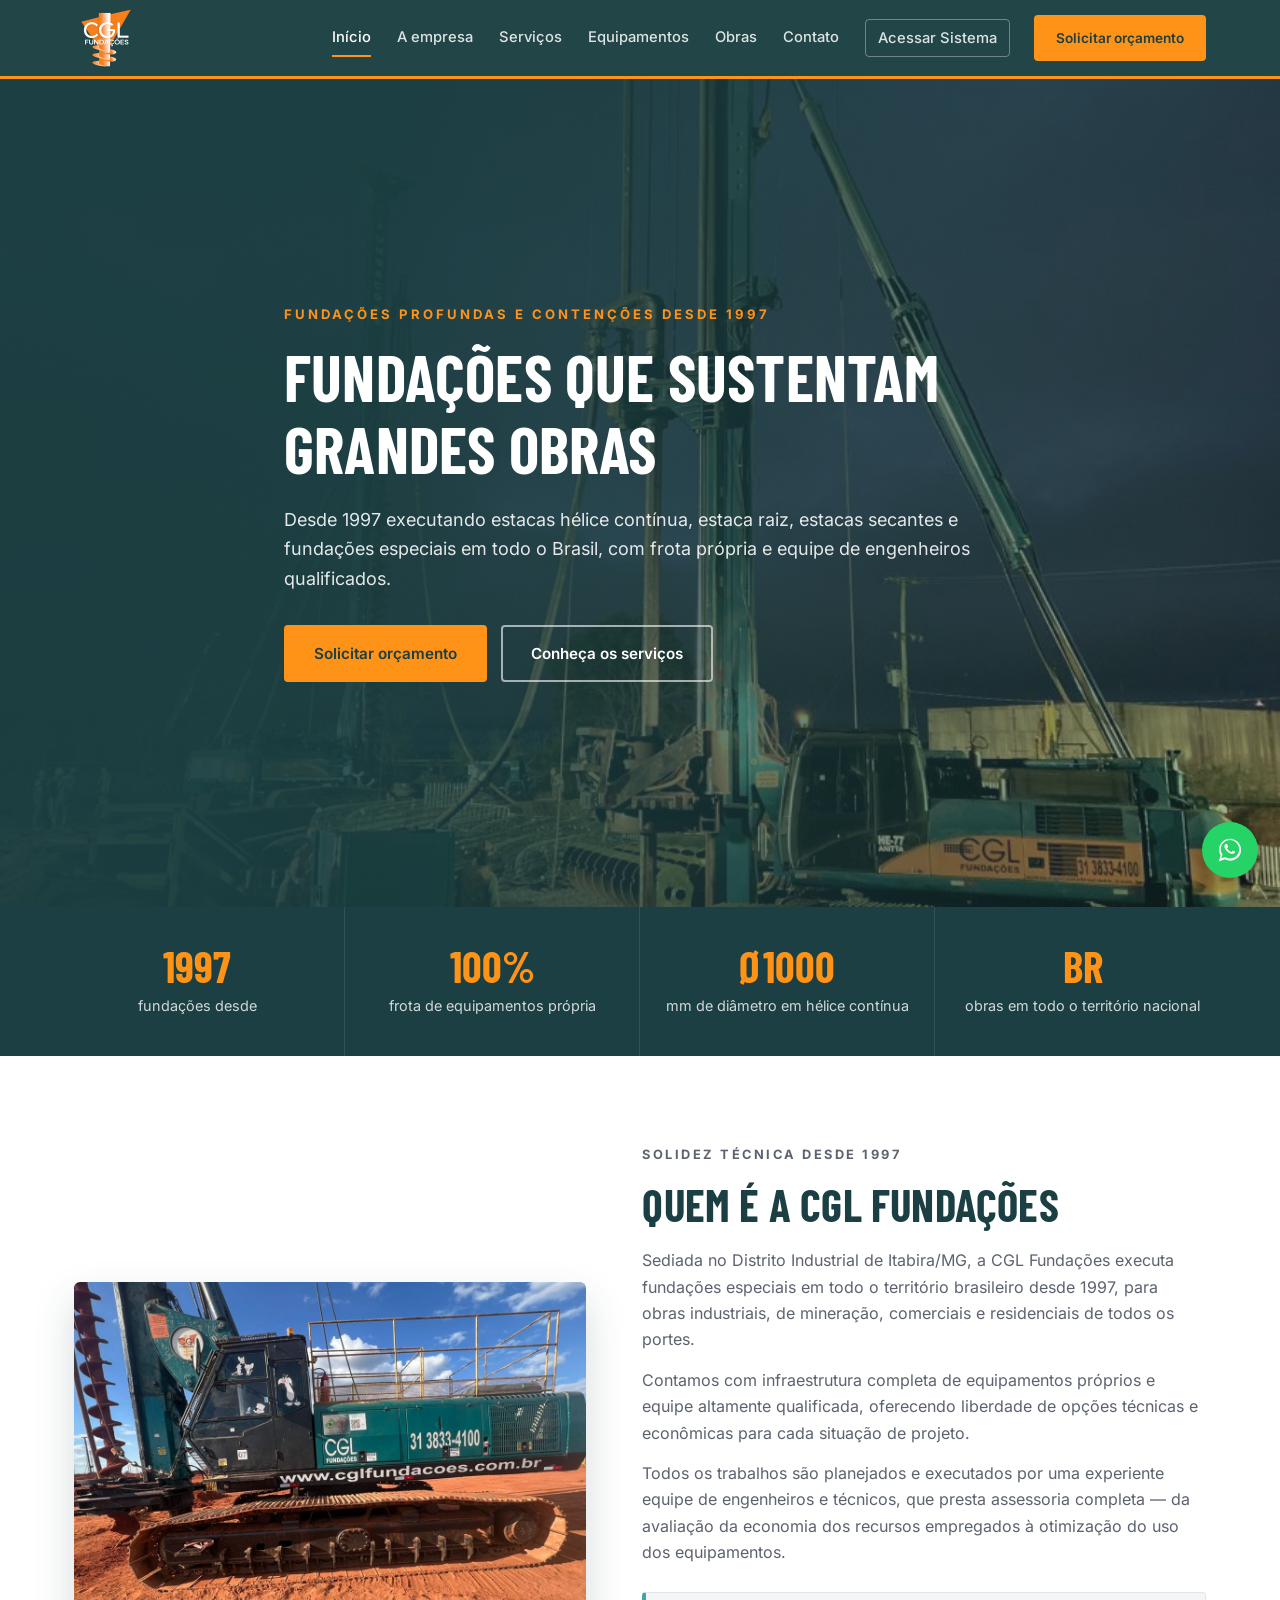
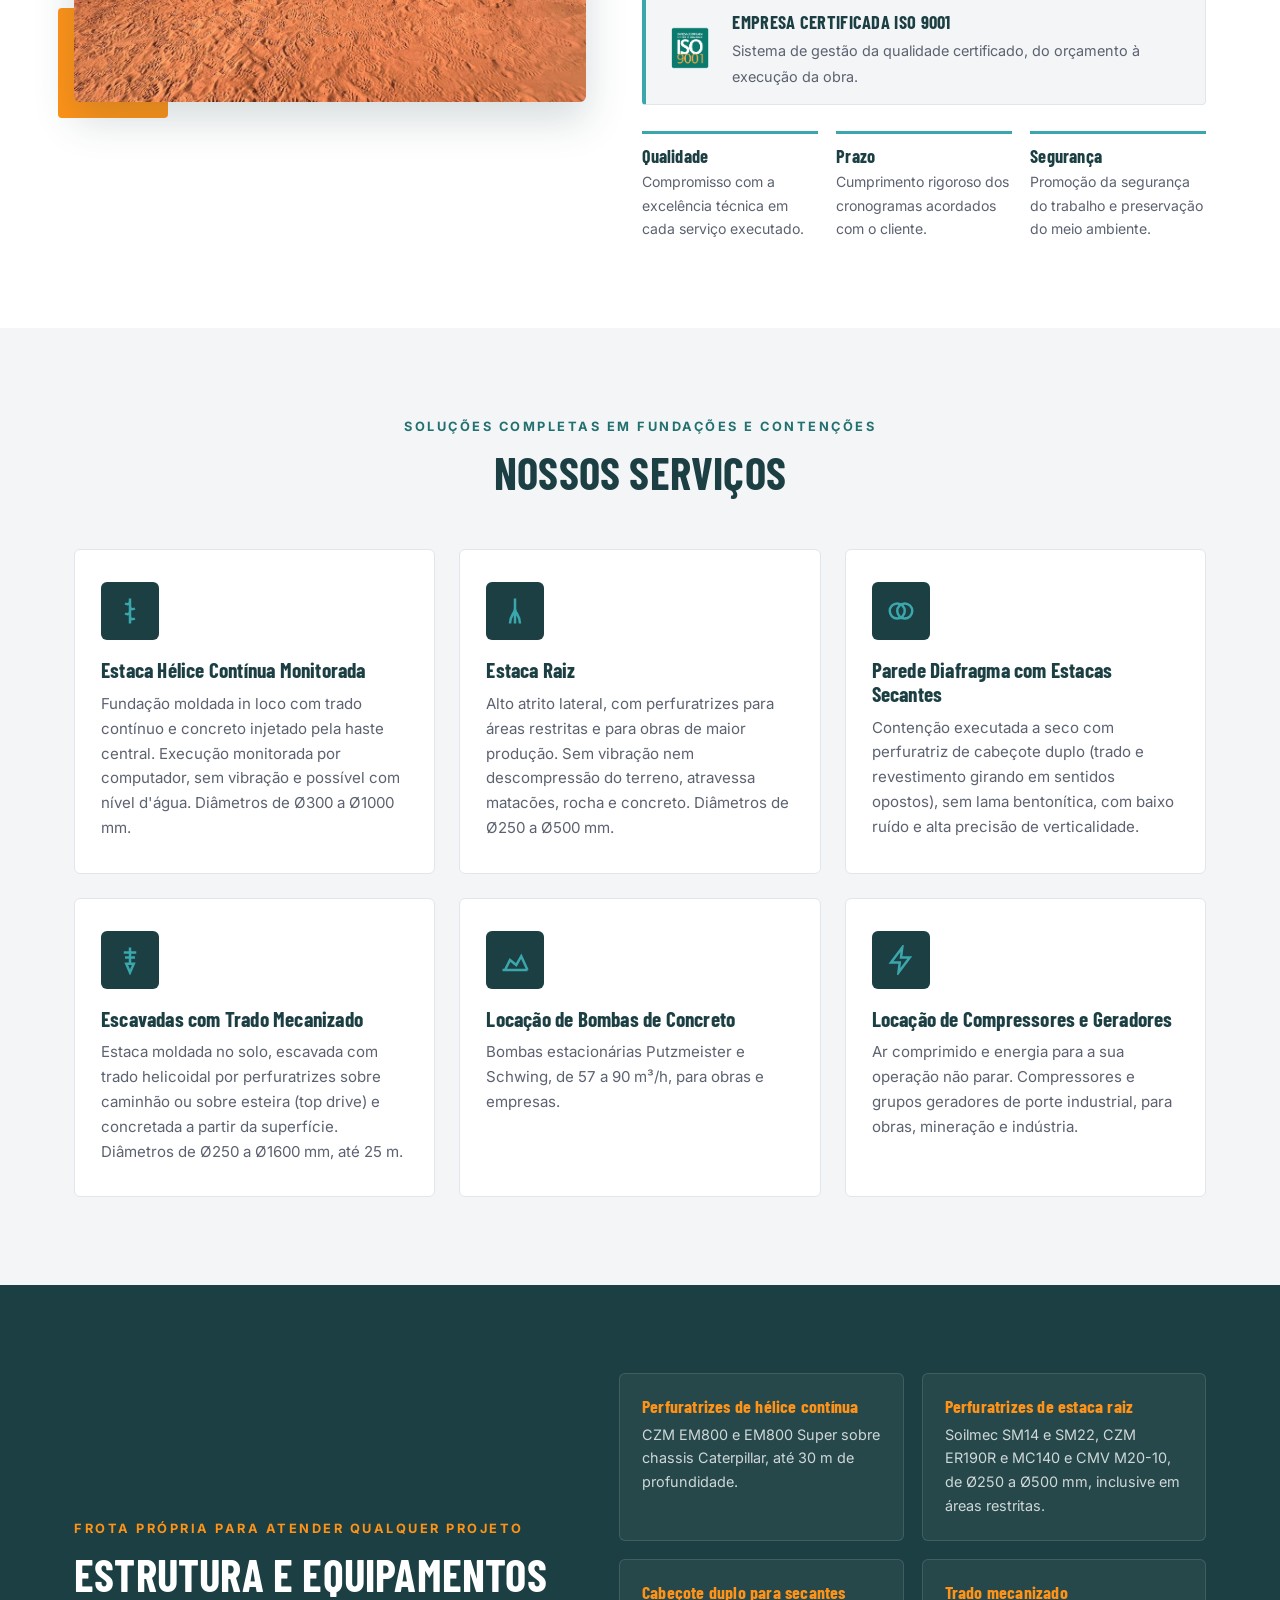
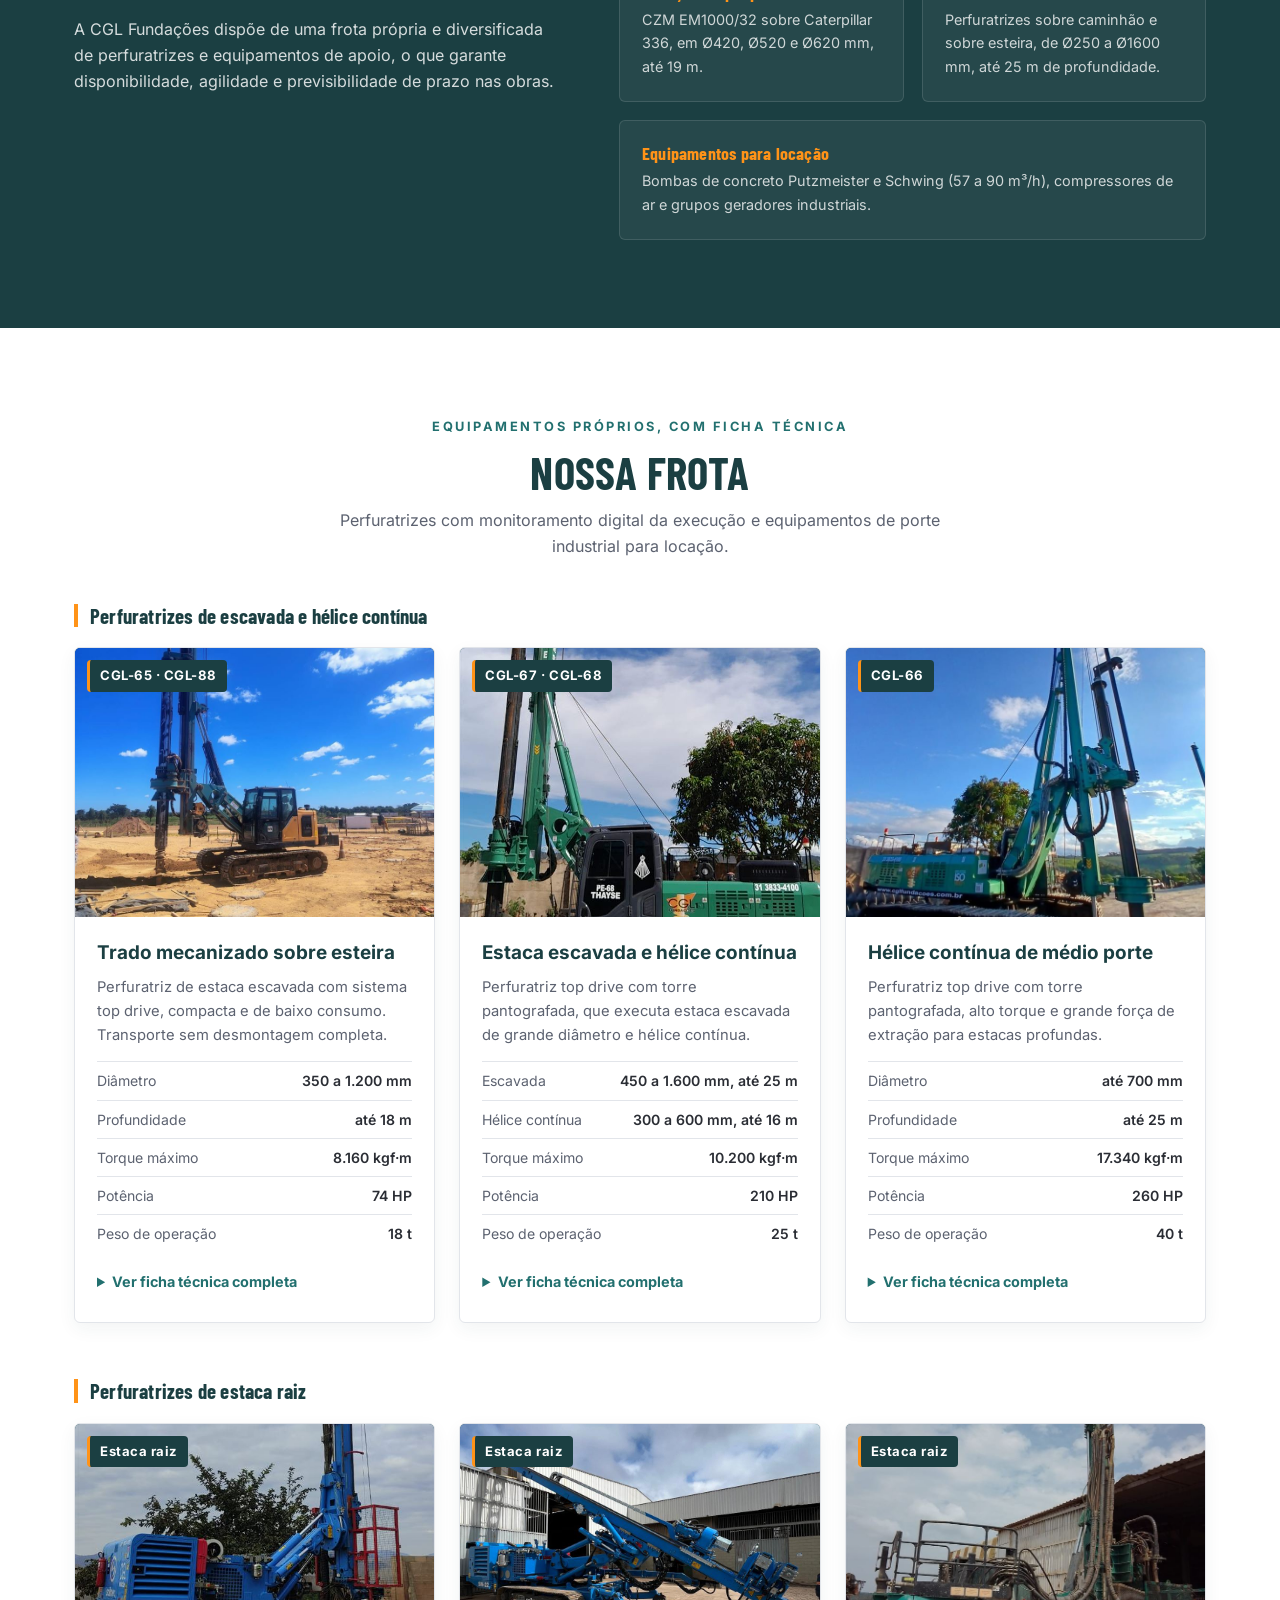
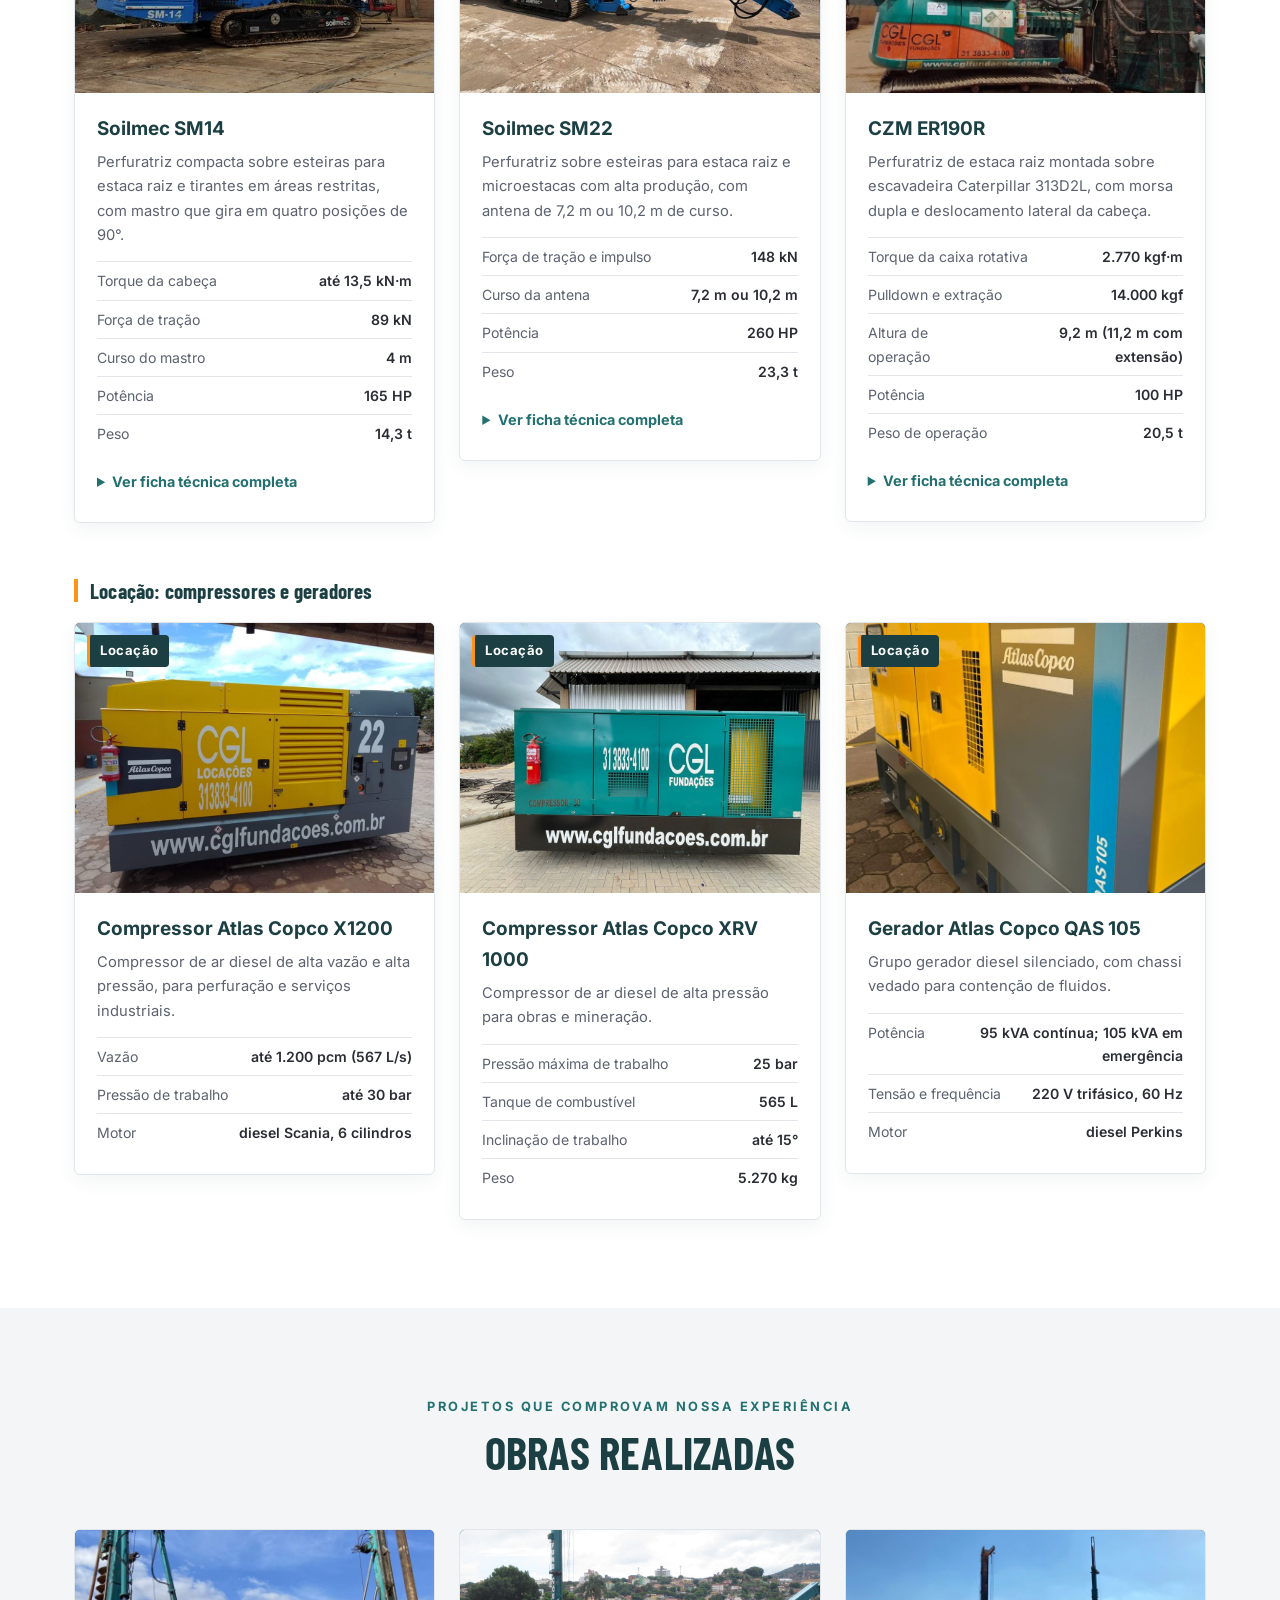
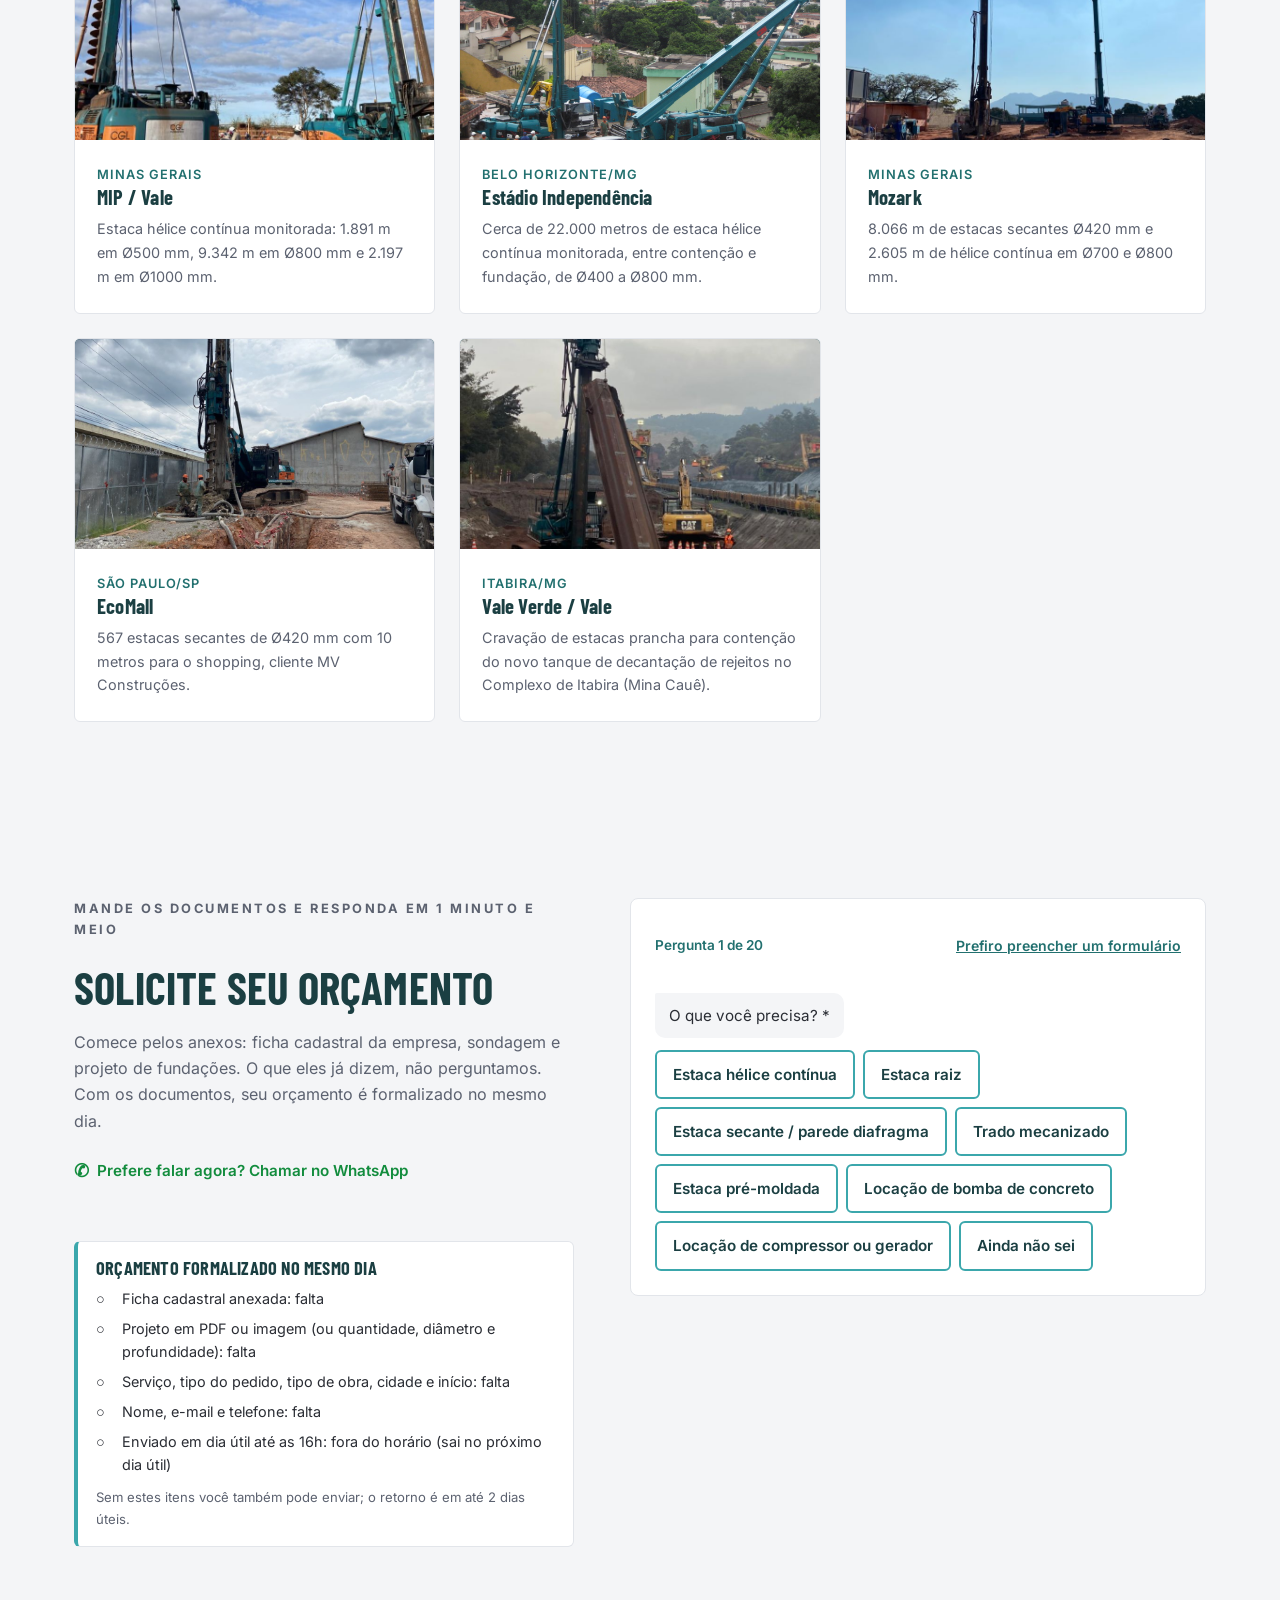
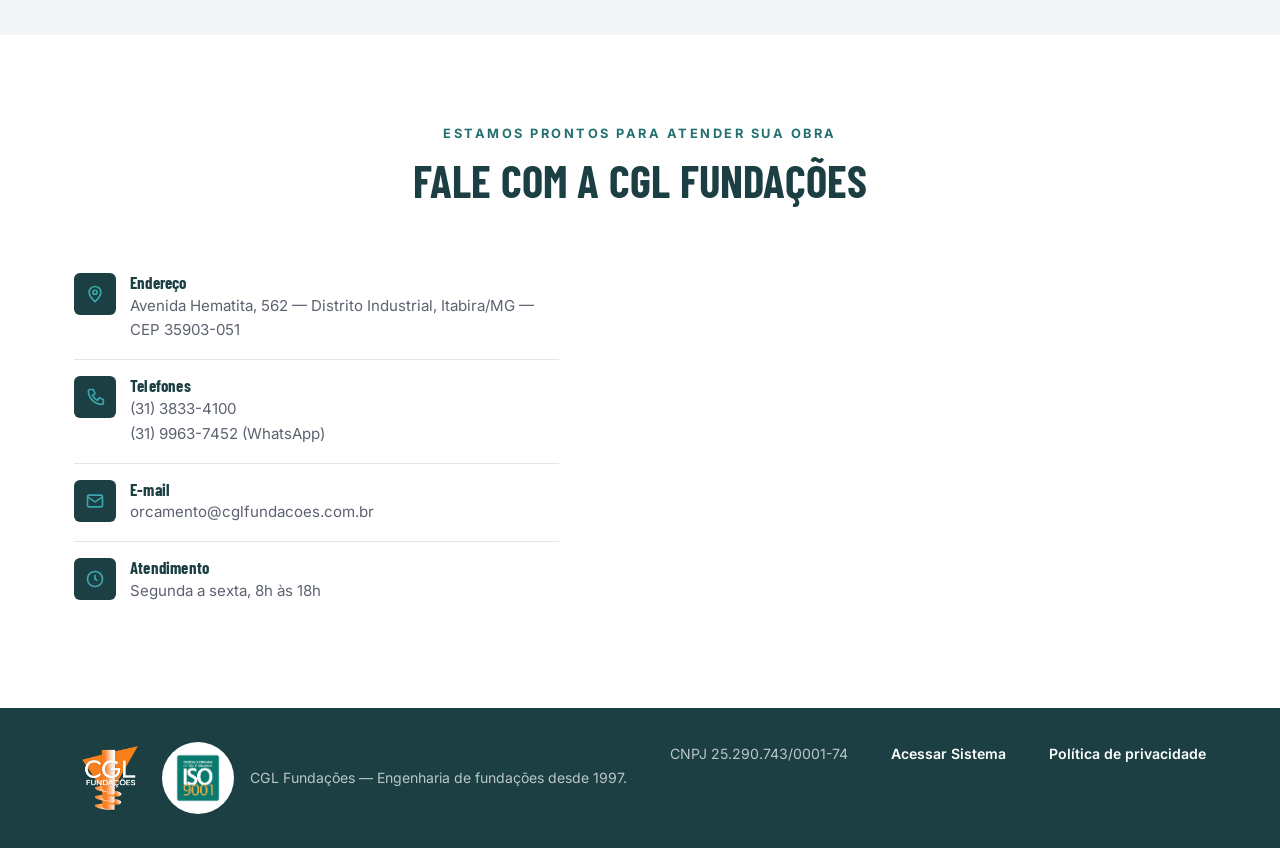
<file: index.html>
<!DOCTYPE html>
<html lang="pt-BR">
<head>
  <meta charset="UTF-8" />
  <meta name="viewport" content="width=device-width, initial-scale=1.0" />
  <title>CGL Fundações — Engenharia de fundações desde 1997</title>
  <meta name="description" content="CGL Fundações: estaca hélice contínua monitorada, estaca raiz, estacas secantes, trado mecanizado e locação de bombas de concreto, compressores e geradores industriais. Itabira/MG, desde 1997, obras em todo o Brasil." />
  <link rel="canonical" href="https://cglfundacoes.com.br/" />
  <meta property="og:type" content="website" />
  <meta property="og:locale" content="pt_BR" />
  <meta property="og:site_name" content="CGL Fundações" />
  <meta property="og:title" content="CGL Fundações — Engenharia de fundações desde 1997" />
  <meta property="og:description" content="Estaca hélice contínua, estaca raiz, estacas secantes e fundações especiais em todo o Brasil, com frota própria." />
  <meta property="og:url" content="https://cglfundacoes.com.br/" />
  <meta property="og:image" content="https://cglfundacoes.com.br/imagens/hero.jpg" />
  <script type="application/ld+json">
  {
    "@context": "https://schema.org",
    "@type": "LocalBusiness",
    "name": "CGL Fundações",
    "description": "Fundações profundas e contenções: hélice contínua, estaca raiz, estacas secantes, trado mecanizado e locação de bombas de concreto, compressores e geradores industriais.",
    "url": "https://cglfundacoes.com.br/",
    "image": "https://cglfundacoes.com.br/imagens/hero.jpg",
    "telephone": "+55-31-3833-4100",
    "email": "orcamento@cglfundacoes.com.br",
    "foundingDate": "1997",
    "address": {
      "@type": "PostalAddress",
      "streetAddress": "Avenida Hematita, 562 — Distrito Industrial",
      "addressLocality": "Itabira",
      "addressRegion": "MG",
      "postalCode": "35903-051",
      "addressCountry": "BR"
    },
    "openingHoursSpecification": {
      "@type": "OpeningHoursSpecification",
      "dayOfWeek": ["Monday", "Tuesday", "Wednesday", "Thursday", "Friday"],
      "opens": "08:00",
      "closes": "18:00"
    },
    "areaServed": "BR"
  }
  </script>
  <meta name="theme-color" content="#1B3F42" />
  <link rel="manifest" href="manifest.json" />
  <link rel="icon" href="imagens/favicon-32.png" sizes="32x32" type="image/png" />
  <link rel="icon" href="imagens/icone-192.png" sizes="192x192" type="image/png" />
  <link rel="apple-touch-icon" href="imagens/icone-apple-180.png" />
  <link rel="stylesheet" href="css/fontes/fontes.css" />
  <link rel="stylesheet" href="css/estilo.css" />
</head>
<body>

  <!-- ===== CABEÇALHO ===== -->
  <header class="cabecalho" id="cabecalho">
    <div class="container cabecalho-interno">
      <a href="#inicio" class="logo" id="logo" aria-label="Página inicial CGL Fundações"></a>
      <nav class="nav" id="nav" aria-label="Menu principal">
        <a class="nav-sistema" id="nav-sistema" href="https://app.cglfundacoes.com.br" rel="noopener">Acessar Sistema</a>
      </nav>
      <a href="#orcamento" class="btn btn-accent btn-cabecalho">Solicitar orçamento</a>
      <button class="menu-toggle" id="menu-toggle" aria-label="Abrir menu" aria-expanded="false">
        <span></span><span></span><span></span>
      </button>
    </div>
  </header>

  <main>
    <!-- ===== INÍCIO / HERO ===== -->
    <section class="hero" id="inicio">
      <div class="hero-fundo" id="hero-fundo"></div>
      <div class="hero-overlay"></div>
      <div class="container hero-conteudo">
        <p class="hero-tag" id="hero-tag"></p>
        <h1 id="hero-titulo"></h1>
        <p class="hero-sub" id="hero-sub"></p>
        <div class="hero-botoes" id="hero-botoes"></div>
      </div>
    </section>

    <!-- ===== NÚMEROS ===== -->
    <section class="numeros" id="numeros-secao">
      <div class="container numeros-grid" id="numeros-grid"></div>
    </section>

    <!-- ===== A EMPRESA ===== -->
    <section class="secao" id="sobre">
      <div class="container sobre-grid">
        <div class="sobre-imagem" id="sobre-imagem"></div>
        <div class="sobre-texto">
          <p class="secao-tag" id="sobre-tag"></p>
          <h2 id="sobre-titulo"></h2>
          <div id="sobre-paragrafos"></div>
          <div class="valores" id="sobre-valores"></div>
        </div>
      </div>
    </section>

    <!-- ===== SERVIÇOS ===== -->
    <section class="secao secao-clara" id="servicos">
      <div class="container">
        <div class="secao-cabecalho">
          <p class="secao-tag" id="servicos-tag"></p>
          <h2 id="servicos-titulo"></h2>
        </div>
        <div class="servicos-grid" id="servicos-grid"></div>
      </div>
    </section>

    <!-- ===== EQUIPAMENTOS ===== -->
    <section class="secao secao-escura" id="equipamentos">
      <div class="container equip-grid">
        <div class="equip-texto">
          <p class="secao-tag" id="equip-tag"></p>
          <h2 id="equip-titulo"></h2>
          <p class="equip-descricao" id="equip-descricao"></p>
        </div>
        <div class="equip-destaques" id="equip-destaques"></div>
      </div>
    </section>

    <!-- ===== NOSSA FROTA (fichas técnicas) ===== -->
    <section class="secao" id="frota">
      <div class="container">
        <div class="frota-cabecalho">
          <p class="secao-tag" id="frota-tag"></p>
          <h2 id="frota-titulo"></h2>
          <p class="frota-texto" id="frota-texto"></p>
        </div>
        <div id="frota-grupos"></div>
      </div>
    </section>

    <!-- ===== OBRAS ===== -->
    <section class="secao secao-clara" id="obras">
      <div class="container">
        <div class="secao-cabecalho">
          <p class="secao-tag" id="obras-tag"></p>
          <h2 id="obras-titulo"></h2>
        </div>
        <div class="obras-grid" id="obras-grid"></div>
      </div>
    </section>

    <!-- ===== ORÇAMENTO ===== -->
    <section class="secao secao-orcamento" id="orcamento">
      <div class="container orcamento-grid">
        <div class="orcamento-intro">
          <p class="secao-tag" id="orc-tag">Mande os documentos e responda em 1 minuto e meio</p>
          <h2 id="orc-titulo">Solicite seu orçamento</h2>
          <p id="orc-texto">Comece pelos anexos: ficha cadastral da empresa, sondagem e projeto de fundações. Com os documentos, seu orçamento é formalizado no mesmo dia.</p>
          <a class="whatsapp-link" id="orc-whatsapp" href="https://wa.me/553199637452" target="_blank" rel="noopener">
            Prefere falar agora? Chamar no WhatsApp
          </a>
        </div>
        <div class="orc-area">
          <div class="orc-chat" id="orc-chat" hidden></div>
          <form class="orcamento-form orc-form" id="orcamento-form" action="https://xiirduialyewpqkwsfxx.supabase.co/functions/v1/site-orcamento" method="post" enctype="multipart/form-data">
            <p class="orc-form-intro">Preencha o que souber. Só nome, e-mail e telefone são obrigatórios.</p>
            <fieldset class="orc-grupo">
              <legend>Anexos (até 5 arquivos de 25 MB cada; sem JavaScript, até 20 MB no total)</legend>
              <div class="campo"><label for="orc-f-anexo-ficha-cadastral">Ficha cadastral da empresa</label><input type="file" id="orc-f-anexo-ficha-cadastral" name="anexo_ficha_cadastral" accept=".pdf,.jpg,.jpeg,.png" multiple /><small class="orc-ajuda">Da empresa para quem o orçamento será feito. Dispensa as perguntas de empresa e CNPJ.</small></div>
              <div class="campo"><label for="orc-f-anexo-sondagem">Sondagem (SPT)</label><input type="file" id="orc-f-anexo-sondagem" name="anexo_sondagem" accept=".pdf,.jpg,.jpeg,.png" multiple /><small class="orc-ajuda">Laudo de sondagem do terreno.</small></div>
              <div class="campo"><label for="orc-f-anexo-projeto">Projeto de fundações</label><input type="file" id="orc-f-anexo-projeto" name="anexo_projeto" accept=".pdf,.jpg,.jpeg,.png,.dwg,.dxf" multiple /><small class="orc-ajuda">Planta de locação ou quadro de estacas. DWG e DXF são aceitos; mande também o PDF, se tiver.</small></div>
              <small class="orc-ajuda">Se a ficha tiver dados bancários ou CPF, você pode cobri-los; não precisamos deles para o orçamento.</small>
            </fieldset>
            <fieldset class="orc-grupo">
              <legend>O que você precisa?</legend>
              <div class="orc-opcoes">
                <label class="orc-opcao"><input type="radio" name="servico" value="helice" /> Estaca hélice contínua</label>
                <label class="orc-opcao"><input type="radio" name="servico" value="raiz" /> Estaca raiz</label>
                <label class="orc-opcao"><input type="radio" name="servico" value="secante" /> Estaca secante / parede diafragma</label>
                <label class="orc-opcao"><input type="radio" name="servico" value="trado" /> Trado mecanizado</label>
                <label class="orc-opcao"><input type="radio" name="servico" value="pre_moldada" /> Estaca pré-moldada</label>
                <label class="orc-opcao"><input type="radio" name="servico" value="bomba" /> Locação de bomba de concreto</label>
                <label class="orc-opcao"><input type="radio" name="servico" value="compressor_gerador" /> Locação de compressor ou gerador</label>
                <label class="orc-opcao"><input type="radio" name="servico" value="nao_sei" /> Ainda não sei</label>
              </div>
            </fieldset>
            <fieldset class="orc-grupo">
              <legend>Este pedido é para quê?</legend>
              <div class="orc-opcoes">
                <label class="orc-opcao"><input type="radio" name="tipo_pedido" value="concorrencia" /> Concorrência (vários fornecedores, com data para entregar a proposta)</label>
                <label class="orc-opcao"><input type="radio" name="tipo_pedido" value="cotacao" /> Cotação ou estimativa (obra em estudo)</label>
                <label class="orc-opcao"><input type="radio" name="tipo_pedido" value="contratacao" /> Obra confirmada, quero contratar</label>
              </div>
            </fieldset>
            <div class="campo"><label for="orc-f-data-entrega-proposta">Até quando precisa da proposta? <span class="orc-quando">(Só para concorrência)</span></label><input type="date" id="orc-f-data-entrega-proposta" name="data_entrega_proposta" /></div>
            <fieldset class="orc-grupo">
              <legend>É licitação pública? <span class="orc-quando">(Só para concorrência)</span></legend>
              <div class="orc-opcoes">
                <label class="orc-opcao"><input type="radio" name="licitacao_publica" value="sim" /> Sim</label>
                <label class="orc-opcao"><input type="radio" name="licitacao_publica" value="nao" /> Não</label>
              </div>
              <div class="campo"><label for="orc-f-edital">Número do edital (opcional)</label><input type="text" id="orc-f-edital" name="edital" maxlength="80" /></div>
            </fieldset>
            <fieldset class="orc-grupo">
              <legend>Quando a obra deve começar?</legend>
              <div class="orc-opcoes">
                <label class="orc-opcao"><input type="radio" name="inicio_previsto" value="ate_30_dias" /> Em até 30 dias</label>
                <label class="orc-opcao"><input type="radio" name="inicio_previsto" value="1_a_3_meses" /> De 1 a 3 meses</label>
                <label class="orc-opcao"><input type="radio" name="inicio_previsto" value="mais_3_meses" /> Mais de 3 meses</label>
                <label class="orc-opcao"><input type="radio" name="inicio_previsto" value="data" /> Já tem data</label>
                <label class="orc-opcao"><input type="radio" name="inicio_previsto" value="sem_previsao" /> Ainda sem previsão</label>
              </div>
              <div class="campo"><label for="orc-f-inicio-mes">Mês e ano de início</label><input type="month" id="orc-f-inicio-mes" name="inicio_mes" /></div>
            </fieldset>
            <div class="campo-linha">
              <div class="campo"><label for="orc-f-cidade">Cidade da obra</label><input type="text" id="orc-f-cidade" name="cidade" maxlength="80" /></div>
              <div class="campo"><label for="orc-f-uf">UF</label><select id="orc-f-uf" name="uf"><option value="">Selecione</option><option value="AC">AC</option><option value="AL">AL</option><option value="AP">AP</option><option value="AM">AM</option><option value="BA">BA</option><option value="CE">CE</option><option value="DF">DF</option><option value="ES">ES</option><option value="GO">GO</option><option value="MA">MA</option><option value="MT">MT</option><option value="MS">MS</option><option value="MG">MG</option><option value="PA">PA</option><option value="PB">PB</option><option value="PR">PR</option><option value="PE">PE</option><option value="PI">PI</option><option value="RJ">RJ</option><option value="RN">RN</option><option value="RS">RS</option><option value="RO">RO</option><option value="RR">RR</option><option value="SC">SC</option><option value="SP">SP</option><option value="SE">SE</option><option value="TO">TO</option></select></div>
            </div>
            <fieldset class="orc-grupo">
              <legend>Você é...</legend>
              <div class="orc-opcoes">
                <label class="orc-opcao"><input type="radio" name="solicitante_tipo" value="dono" /> Dono da obra</label>
                <label class="orc-opcao"><input type="radio" name="solicitante_tipo" value="construtora" /> Construtora</label>
                <label class="orc-opcao"><input type="radio" name="solicitante_tipo" value="projetista" /> Projetista ou consultor</label>
                <label class="orc-opcao"><input type="radio" name="solicitante_tipo" value="outro" /> Outro</label>
              </div>
            </fieldset>
            <fieldset class="orc-grupo">
              <legend>Que tipo de obra? <span class="orc-quando">(Fundação ou &quot;ainda não sei&quot;)</span></legend>
              <div class="orc-opcoes">
                <label class="orc-opcao"><input type="radio" name="segmento" value="industrial" /> Industrial ou mineração (dentro de planta, com regras de segurança)</label>
                <label class="orc-opcao"><input type="radio" name="segmento" value="comercial" /> Comercial ou residencial (prédio, galpão, loja)</label>
                <label class="orc-opcao"><input type="radio" name="segmento" value="infraestrutura" /> Infraestrutura (ponte, contenção, saneamento)</label>
                <label class="orc-opcao"><input type="radio" name="segmento" value="casa" /> Casa</label>
                <label class="orc-opcao"><input type="radio" name="segmento" value="nao_sei" /> Não sei</label>
              </div>
            </fieldset>
            <div class="campo"><label for="orc-f-f1a">Em qual empresa ou planta? <span class="orc-quando">(Só para obra industrial)</span></label><input type="text" id="orc-f-f1a" name="F1a" maxlength="160" /></div>
            <fieldset class="orc-grupo">
              <legend>A planta exige integração de segurança e documentação (PGR, PCMSO, ASO)? <span class="orc-quando">(Só para obra industrial)</span></legend>
              <div class="orc-opcoes">
                <label class="orc-opcao"><input type="radio" name="F1b" value="sim" /> Sim</label>
                <label class="orc-opcao"><input type="radio" name="F1b" value="nao" /> Não</label>
                <label class="orc-opcao"><input type="radio" name="F1b" value="nao_sei" /> Não sei</label>
              </div>
            </fieldset>
            <fieldset class="orc-grupo">
              <legend>O trabalho será em horário restrito, à noite ou no fim de semana? <span class="orc-quando">(Só para obra industrial)</span></legend>
              <div class="orc-opcoes">
                <label class="orc-opcao"><input type="radio" name="F1c" value="sim" /> Sim</label>
                <label class="orc-opcao"><input type="radio" name="F1c" value="nao" /> Não</label>
                <label class="orc-opcao"><input type="radio" name="F1c" value="nao_sei" /> Não sei</label>
              </div>
            </fieldset>
            <fieldset class="orc-grupo">
              <legend>Quantas estacas, mais ou menos? <span class="orc-quando">(Fundação sem projeto anexado)</span></legend>
              <div class="orc-opcoes">
                <label class="orc-opcao"><input type="radio" name="F2" value="ate_20" /> Até 20</label>
                <label class="orc-opcao"><input type="radio" name="F2" value="21_100" /> 21 a 100</label>
                <label class="orc-opcao"><input type="radio" name="F2" value="101_300" /> 101 a 300</label>
                <label class="orc-opcao"><input type="radio" name="F2" value="mais_300" /> Mais de 300</label>
                <label class="orc-opcao"><input type="radio" name="F2" value="nao_sei" /> Não sei</label>
              </div>
            </fieldset>
            <fieldset class="orc-grupo">
              <legend>Qual o diâmetro? Pode marcar mais de um. <span class="orc-quando">(Fundação sem projeto anexado)</span></legend>
              <div class="orc-opcoes orc-opcoes-grade">
                <label class="orc-opcao"><input type="checkbox" name="F3" value="210" /> 210 mm</label>
                <label class="orc-opcao"><input type="checkbox" name="F3" value="250" /> 250 mm</label>
                <label class="orc-opcao"><input type="checkbox" name="F3" value="300" /> 300 mm</label>
                <label class="orc-opcao"><input type="checkbox" name="F3" value="310" /> 310 mm</label>
                <label class="orc-opcao"><input type="checkbox" name="F3" value="400" /> 400 mm</label>
                <label class="orc-opcao"><input type="checkbox" name="F3" value="410" /> 410 mm</label>
                <label class="orc-opcao"><input type="checkbox" name="F3" value="420" /> 420 mm</label>
                <label class="orc-opcao"><input type="checkbox" name="F3" value="450" /> 450 mm</label>
                <label class="orc-opcao"><input type="checkbox" name="F3" value="500" /> 500 mm</label>
                <label class="orc-opcao"><input type="checkbox" name="F3" value="520" /> 520 mm</label>
                <label class="orc-opcao"><input type="checkbox" name="F3" value="600" /> 600 mm</label>
                <label class="orc-opcao"><input type="checkbox" name="F3" value="620" /> 620 mm</label>
                <label class="orc-opcao"><input type="checkbox" name="F3" value="700" /> 700 mm</label>
                <label class="orc-opcao"><input type="checkbox" name="F3" value="800" /> 800 mm</label>
                <label class="orc-opcao"><input type="checkbox" name="F3" value="900" /> 900 mm</label>
                <label class="orc-opcao"><input type="checkbox" name="F3" value="1000" /> 1000 mm</label>
                <label class="orc-opcao"><input type="checkbox" name="F3" value="1100" /> 1100 mm</label>
                <label class="orc-opcao"><input type="checkbox" name="F3" value="1200" /> 1200 mm</label>
                <label class="orc-opcao"><input type="checkbox" name="F3" value="1300" /> 1300 mm</label>
                <label class="orc-opcao"><input type="checkbox" name="F3" value="nao_sei" /> Não sei</label>
              </div>
            </fieldset>
            <fieldset class="orc-grupo">
              <legend>Profundidade média estimada? <span class="orc-quando">(Fundação sem projeto anexado)</span></legend>
              <div class="orc-opcoes">
                <label class="orc-opcao"><input type="radio" name="F4" value="ate_10" /> Até 10 m</label>
                <label class="orc-opcao"><input type="radio" name="F4" value="10_20" /> 10 a 20 m</label>
                <label class="orc-opcao"><input type="radio" name="F4" value="20_30" /> 20 a 30 m</label>
                <label class="orc-opcao"><input type="radio" name="F4" value="mais_30" /> Mais de 30 m</label>
                <label class="orc-opcao"><input type="radio" name="F4" value="nao_sei" /> Não sei</label>
              </div>
            </fieldset>
            <fieldset class="orc-grupo">
              <legend>O projeto de fundações está... <span class="orc-quando">(Fundação sem projeto anexado)</span></legend>
              <div class="orc-opcoes">
                <label class="orc-opcao"><input type="radio" name="F5" value="em_elaboracao" /> Em elaboração</label>
                <label class="orc-opcao"><input type="radio" name="F5" value="nao_existe" /> Não existe ainda</label>
              </div>
            </fieldset>
            <fieldset class="orc-grupo">
              <legend>Tem sondagem (SPT)? <span class="orc-quando">(Fundação sem sondagem anexada)</span></legend>
              <div class="orc-opcoes">
                <label class="orc-opcao"><input type="radio" name="F6" value="sim" /> Sim, mando depois</label>
                <label class="orc-opcao"><input type="radio" name="F6" value="nao" /> Não</label>
                <label class="orc-opcao"><input type="radio" name="F6" value="nao_sei" /> Não sei</label>
              </div>
            </fieldset>
            <fieldset class="orc-grupo">
              <legend>Alguma camada muito dura (SPT acima de 35) ou rocha? <span class="orc-quando">(Se tem sondagem)</span></legend>
              <div class="orc-opcoes">
                <label class="orc-opcao"><input type="radio" name="F6a" value="sim" /> Sim</label>
                <label class="orc-opcao"><input type="radio" name="F6a" value="nao" /> Não</label>
                <label class="orc-opcao"><input type="radio" name="F6a" value="nao_sei" /> Não sei</label>
              </div>
            </fieldset>
            <fieldset class="orc-grupo">
              <legend>O terreno já está pronto para a máquina? <span class="orc-quando">(Fundação)</span></legend>
              <div class="orc-opcoes">
                <label class="orc-opcao"><input type="radio" name="F7" value="sim" /> Sim, platô nivelado e acesso para caminhão</label>
                <label class="orc-opcao"><input type="radio" name="F7" value="nao" /> Não</label>
                <label class="orc-opcao"><input type="radio" name="F7" value="nao_sei" /> Não sei</label>
              </div>
            </fieldset>
            <fieldset class="orc-grupo">
              <legend>Alguma restrição no local? Pode marcar mais de uma. <span class="orc-quando">(Fundação)</span></legend>
              <div class="orc-opcoes">
                <label class="orc-opcao"><input type="checkbox" name="F8" value="pe_direito" /> Pé-direito baixo ou área coberta</label>
                <label class="orc-opcao"><input type="checkbox" name="F8" value="vibracao" /> Vizinho sensível a vibração ou barulho</label>
                <label class="orc-opcao"><input type="checkbox" name="F8" value="espaco" /> Espaço apertado</label>
                <label class="orc-opcao"><input type="checkbox" name="F8" value="nenhuma" /> Nenhuma</label>
              </div>
            </fieldset>
            <fieldset class="orc-grupo">
              <legend>Qual equipamento? <span class="orc-quando">(Locação de compressor ou gerador)</span></legend>
              <div class="orc-opcoes">
                <label class="orc-opcao"><input type="radio" name="L1" value="compressor" /> Compressor</label>
                <label class="orc-opcao"><input type="radio" name="L1" value="gerador" /> Gerador</label>
                <label class="orc-opcao"><input type="radio" name="L1" value="ambos" /> Os dois</label>
              </div>
            </fieldset>
            <fieldset class="orc-grupo">
              <legend>Por quanto tempo? <span class="orc-quando">(Locação)</span></legend>
              <div class="orc-opcoes">
                <label class="orc-opcao"><input type="radio" name="L2" value="dias" /> Alguns dias</label>
                <label class="orc-opcao"><input type="radio" name="L2" value="semanas" /> Semanas</label>
                <label class="orc-opcao"><input type="radio" name="L2" value="meses" /> Meses</label>
                <label class="orc-opcao"><input type="radio" name="L2" value="nao_sei" /> Não sei</label>
              </div>
              <div class="campo"><label for="orc-f-l2n">Quantos dias, semanas ou meses? (opcional)</label><input type="number" id="orc-f-l2n" name="L2n" min="1" max="1000" /></div>
            </fieldset>
            <fieldset class="orc-grupo">
              <legend>Com operador? <span class="orc-quando">(Locação)</span></legend>
              <div class="orc-opcoes">
                <label class="orc-opcao"><input type="radio" name="L3" value="sim" /> Sim</label>
                <label class="orc-opcao"><input type="radio" name="L3" value="nao" /> Não</label>
                <label class="orc-opcao"><input type="radio" name="L3" value="nao_sei" /> Não sei</label>
              </div>
            </fieldset>
            <fieldset class="orc-grupo">
              <legend>Volume de concreto estimado? <span class="orc-quando">(Locação de bomba)</span></legend>
              <div class="orc-opcoes">
                <label class="orc-opcao"><input type="radio" name="L4" value="nao_sei" /> Não sei</label>
              </div>
              <div class="campo"><label for="orc-f-l4">Digite o volume em m³</label><input type="number" id="orc-f-l4" name="L4" min="1" max="100000" /></div>
            </fieldset>
            <div class="campo"><label for="orc-f-n1">Conte em poucas palavras o que vai construir. <span class="orc-quando">(Se ainda não sabe o serviço)</span></label><textarea id="orc-f-n1" name="N1" rows="3" maxlength="1000"></textarea></div>
            <div class="campo"><label for="orc-f-nome">Seu nome *</label><input type="text" id="orc-f-nome" name="nome" required autocomplete="name" maxlength="120" /></div>
            <div class="campo-linha">
              <div class="campo"><label for="orc-f-empresa">Empresa <span class="orc-quando">(Sem ficha cadastral anexada)</span></label><input type="text" id="orc-f-empresa" name="empresa" maxlength="160" autocomplete="organization" /></div>
              <div class="campo"><label for="orc-f-cnpj">CNPJ (opcional)</label><input type="text" id="orc-f-cnpj" name="cnpj" maxlength="18" /></div>
            </div>
            <div class="campo"><label for="orc-f-email">E-mail *</label><input type="email" id="orc-f-email" name="email" required autocomplete="email" maxlength="160" /></div>
            <div class="campo"><label for="orc-f-telefone">Telefone ou WhatsApp, com DDD *</label><input type="tel" id="orc-f-telefone" name="telefone" required autocomplete="tel" /></div>
            <fieldset class="orc-grupo">
              <legend>Como quer receber a proposta?</legend>
              <div class="orc-opcoes">
                <label class="orc-opcao"><input type="radio" name="canal_proposta" value="whatsapp" /> WhatsApp</label>
                <label class="orc-opcao"><input type="radio" name="canal_proposta" value="email" /> E-mail</label>
                <label class="orc-opcao"><input type="radio" name="canal_proposta" value="ambos" /> Os dois</label>
              </div>
            </fieldset>
            <fieldset class="orc-grupo">
              <legend>O telefone que você informou é o WhatsApp? <span class="orc-quando">(Se quer receber pelo WhatsApp)</span></legend>
              <div class="orc-opcoes">
                <label class="orc-opcao"><input type="radio" name="whatsapp_mesmo" value="sim" /> Sim</label>
                <label class="orc-opcao"><input type="radio" name="whatsapp_mesmo" value="nao" /> Não, é outro</label>
              </div>
              <div class="campo"><label for="orc-f-whatsapp">Número do WhatsApp, com DDD</label><input type="tel" id="orc-f-whatsapp" name="whatsapp" /></div>
            </fieldset>
            <div class="campo"><label for="orc-f-c6">Mais alguma coisa que devemos saber?</label><textarea id="orc-f-c6" name="C6" rows="3" maxlength="1000"></textarea></div>
            <div class="orc-armadilha" aria-hidden="true"><label for="orc-f-site-url">Deixe este campo vazio</label><input type="text" id="orc-f-site-url" name="site_url" tabindex="-1" autocomplete="off" /></div>
            <input type="hidden" name="aviso_privacidade_versao" value="2026-11-18" />
            <button type="submit" class="btn btn-accent btn-bloco">Enviar pedido</button>
            <p class="orc-privacidade">Usamos estes dados e arquivos só para preparar o seu orçamento. Veja a <a href="privacidade/">política de privacidade</a>.</p>
          </form>
        </div>
        <aside class="orc-selo" id="orc-selo" aria-live="polite" aria-label="O que garante o orçamento no mesmo dia" hidden></aside>
      </div>
    </section>

    <!-- ===== CONTATO ===== -->
    <section class="secao" id="contato">
      <div class="container">
        <div class="secao-cabecalho">
          <p class="secao-tag" id="contato-tag"></p>
          <h2 id="contato-titulo"></h2>
        </div>
        <div class="contato-grid">
          <div class="contato-info" id="contato-info"></div>
          <div class="contato-mapa" id="contato-mapa"></div>
        </div>
      </div>
    </section>
  </main>

  <!-- ===== RODAPÉ ===== -->
  <footer class="rodape">
    <div class="container rodape-interno" id="rodape-interno"></div>
  </footer>

  <a class="whatsapp-flutuante" id="whatsapp-flutuante" target="_blank" rel="noopener" aria-label="Falar no WhatsApp">
    <svg viewBox="0 0 32 32" width="28" height="28" fill="currentColor" aria-hidden="true">
      <path d="M16 3C9 3 3.5 8.5 3.5 15.5c0 2.4.7 4.6 1.8 6.5L3 29l7.2-2.3c1.8 1 3.9 1.6 6 1.6 7 0 12.5-5.5 12.5-12.5S23 3 16 3zm0 22.7c-1.9 0-3.7-.5-5.3-1.5l-.4-.2-4.3 1.4 1.4-4.2-.3-.4c-1-1.7-1.6-3.6-1.6-5.6 0-5.8 4.7-10.5 10.5-10.5S26.5 9.7 26.5 15.5 21.8 25.7 16 25.7zm5.8-7.9c-.3-.2-1.9-.9-2.2-1-.3-.1-.5-.2-.7.2-.2.3-.8 1-1 1.2-.2.2-.4.2-.7.1-.3-.2-1.4-.5-2.6-1.6-1-.9-1.6-2-1.8-2.3-.2-.3 0-.5.1-.7.1-.1.3-.4.5-.6.2-.2.2-.3.3-.6.1-.2 0-.4 0-.6 0-.2-.7-1.8-1-2.4-.3-.6-.5-.5-.7-.5h-.6c-.2 0-.5.1-.8.4-.3.3-1 1-1 2.5s1.1 2.9 1.2 3.1c.2.2 2.1 3.3 5.1 4.6.7.3 1.3.5 1.7.6.7.2 1.4.2 1.9.1.6-.1 1.9-.8 2.1-1.5.3-.7.3-1.4.2-1.5-.1-.2-.3-.2-.6-.4z"/>
    </svg>
  </a>

  <script src="conteudo.js"></script>
  <script src="js/app.js"></script>
  <script src="js/orcamento-chat.js"></script>
</body>
</html>
</file>
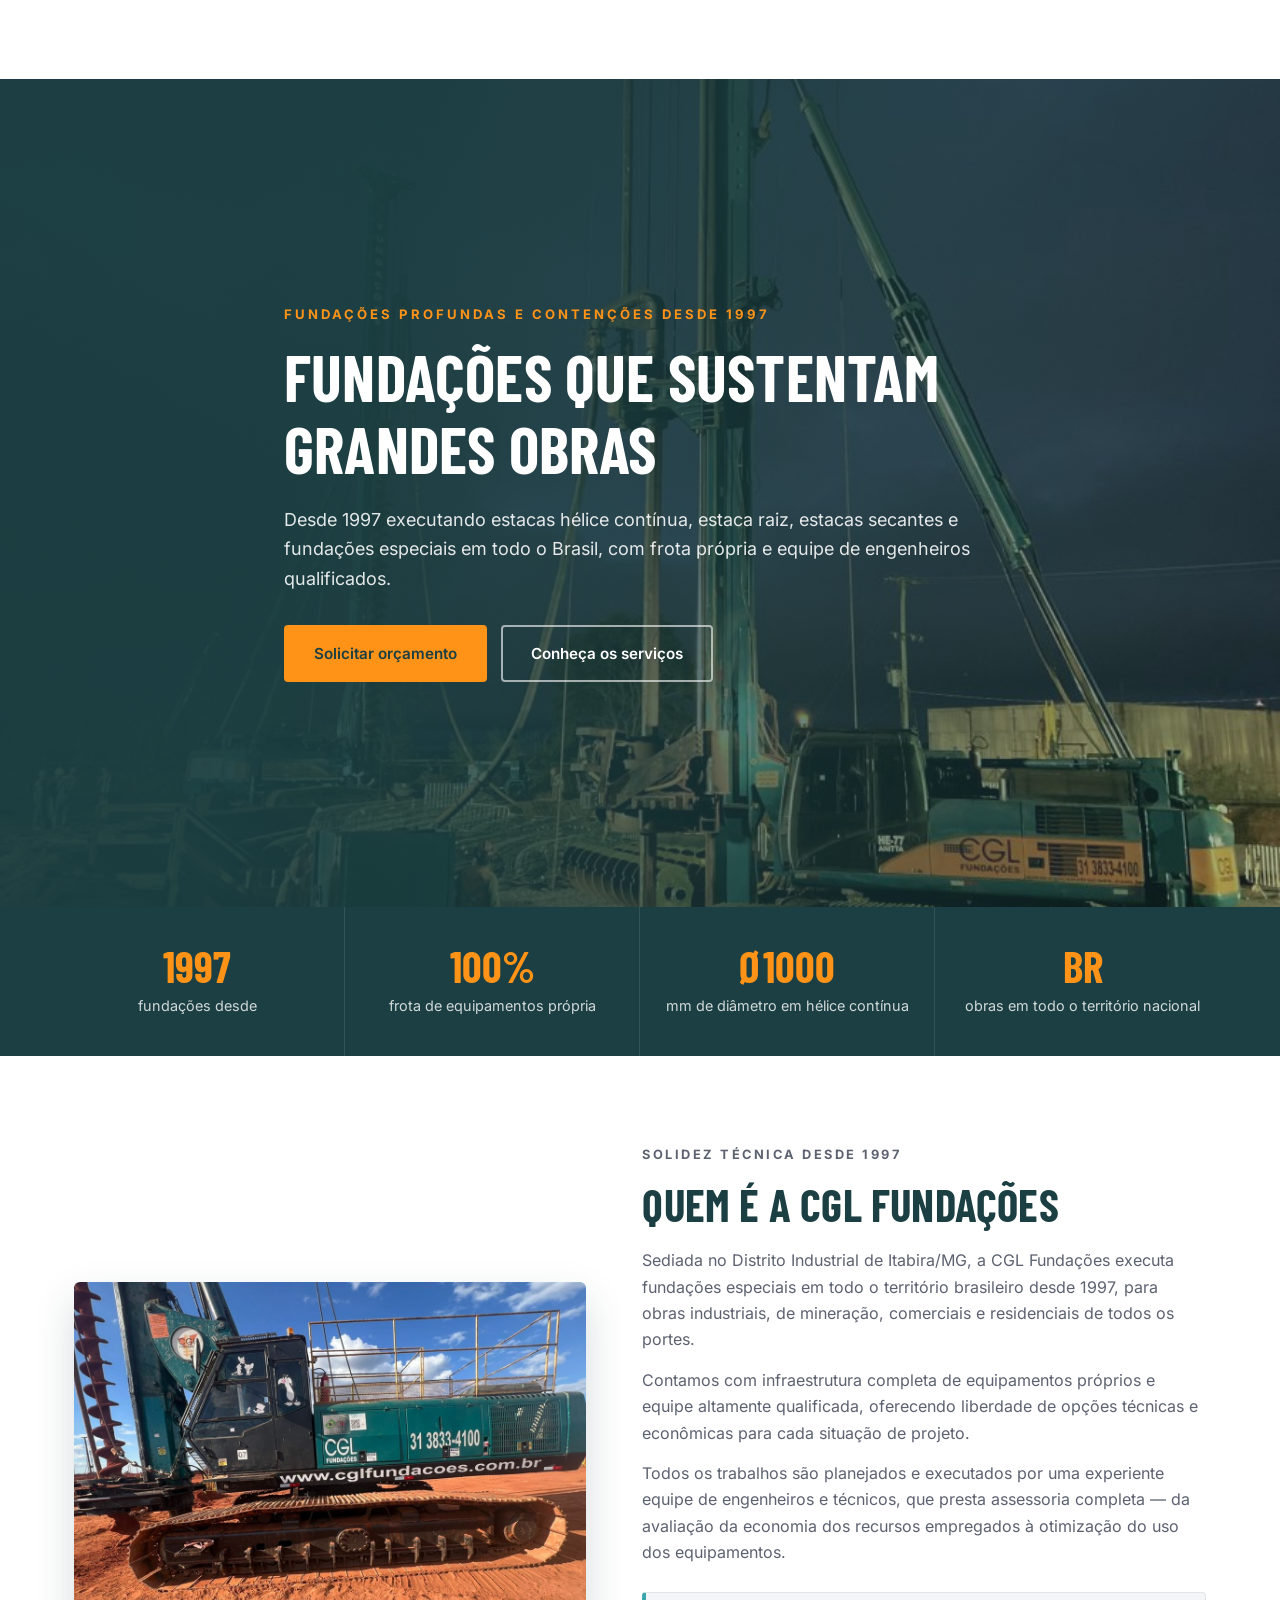
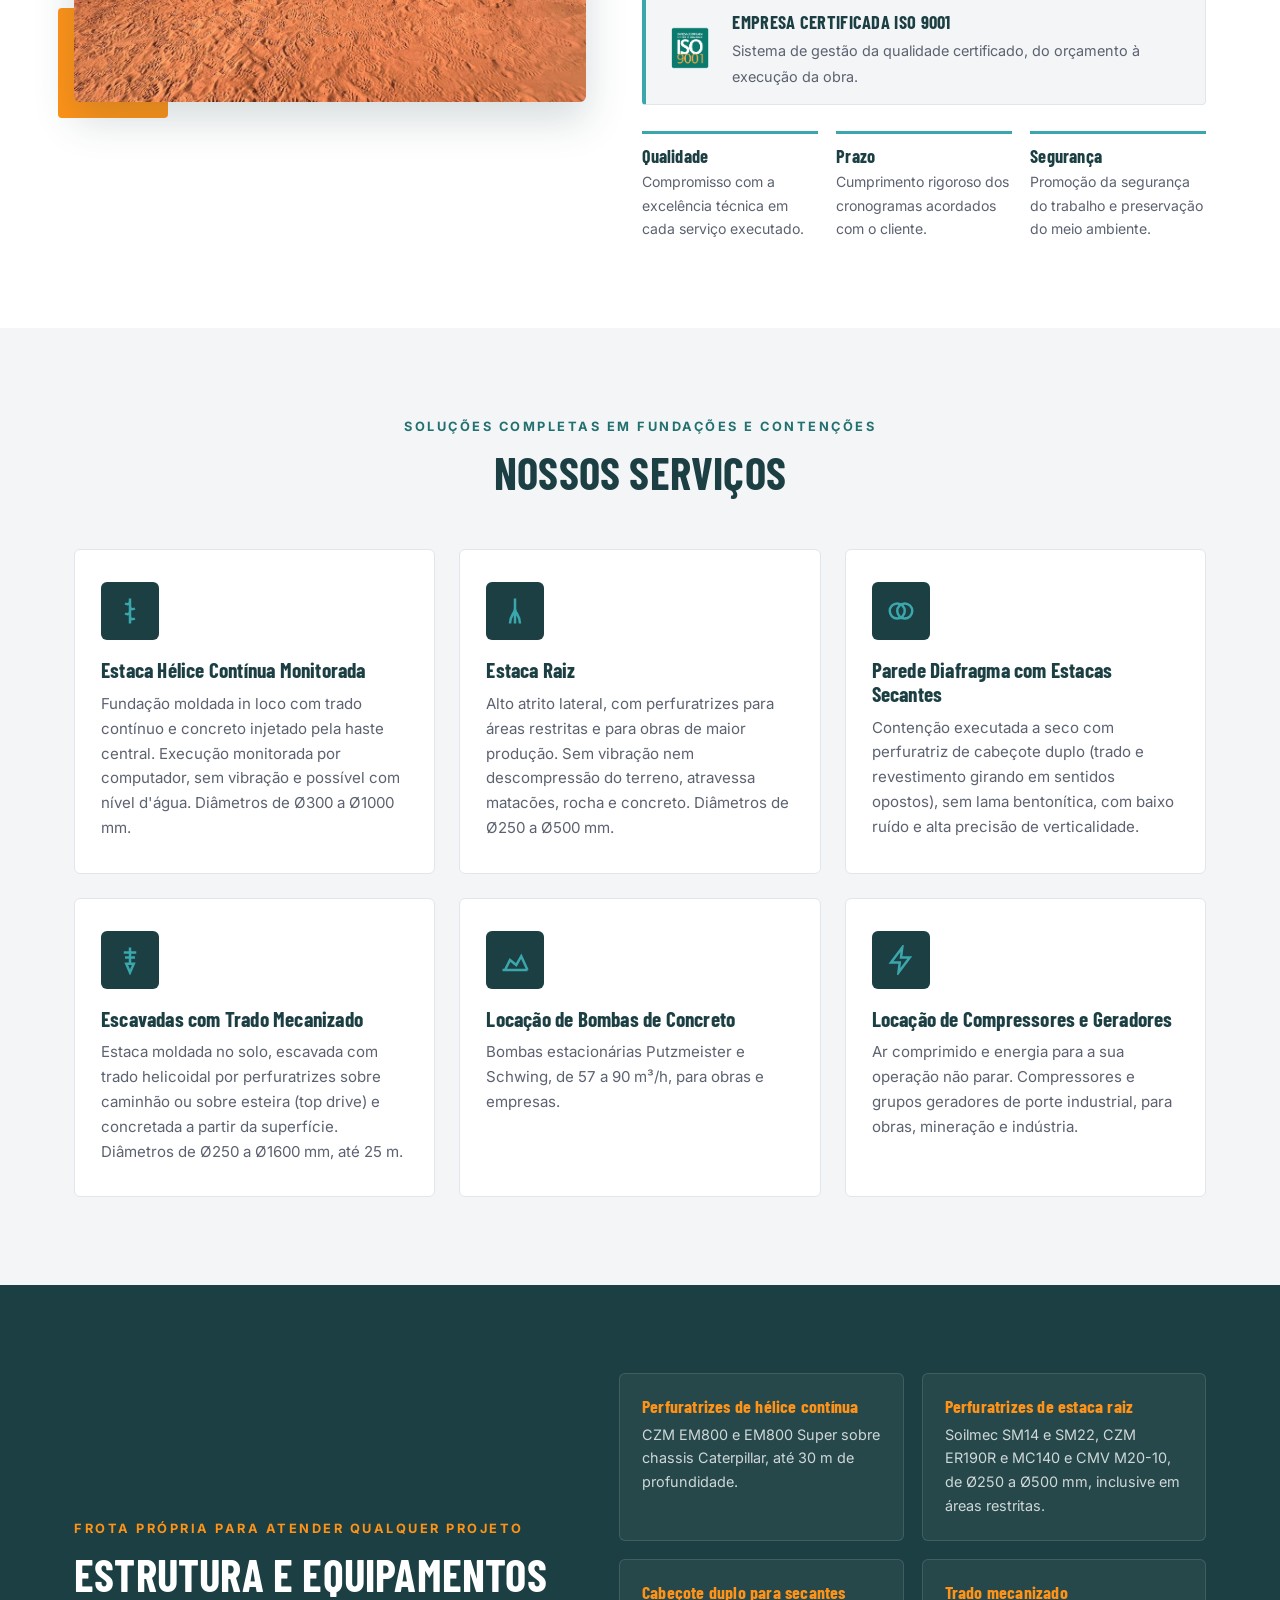
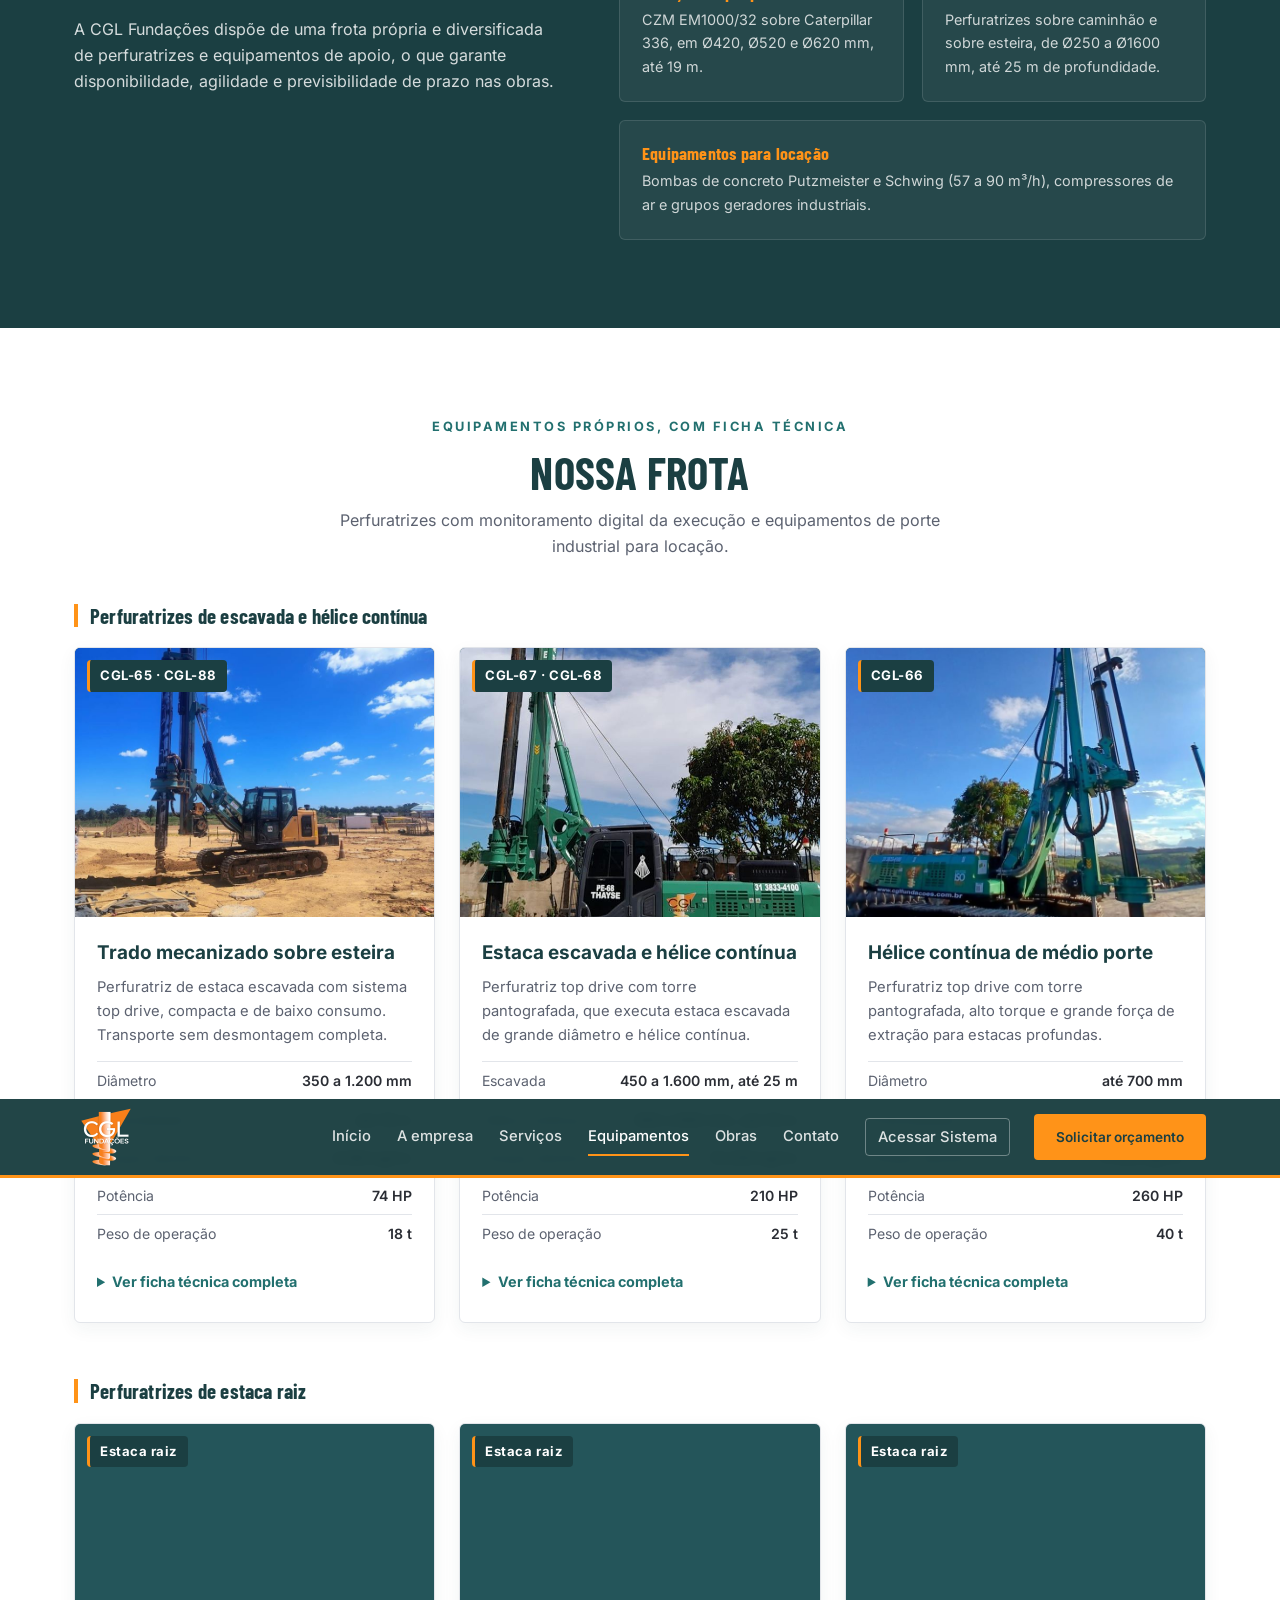
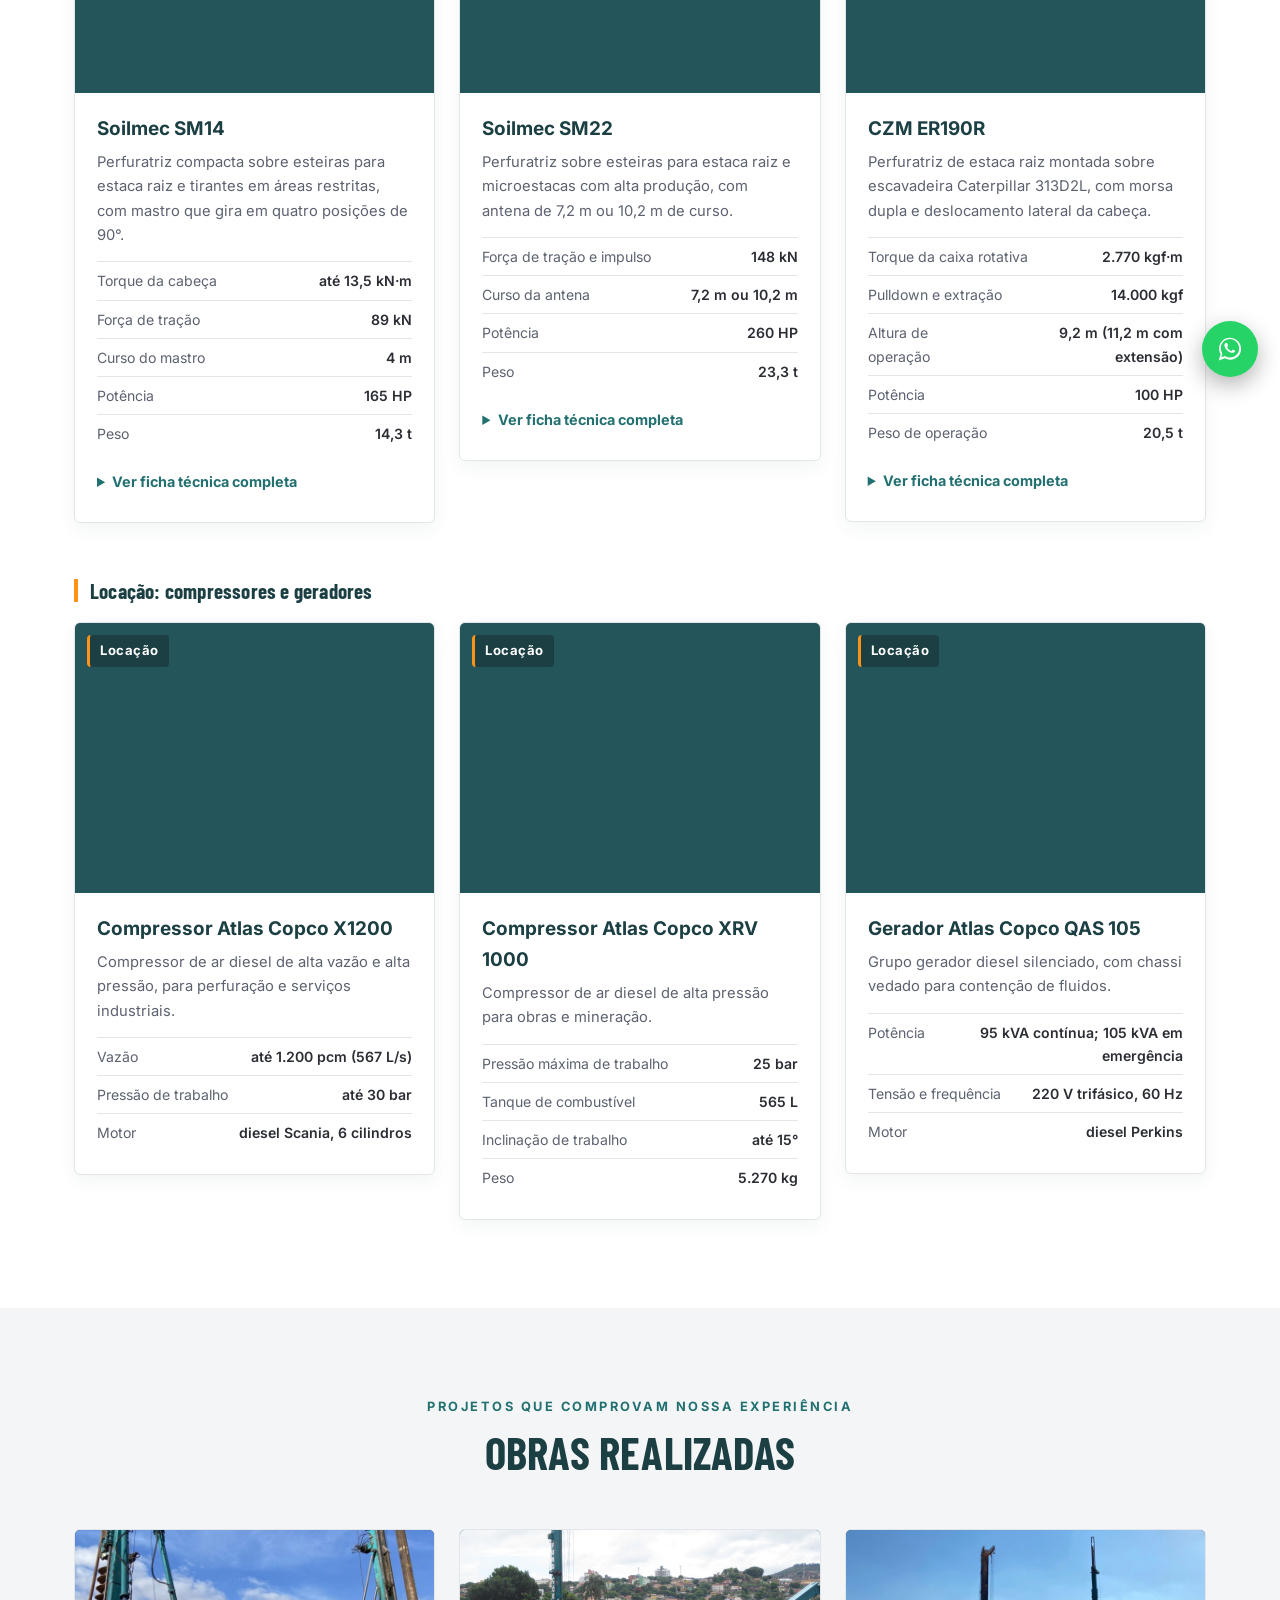
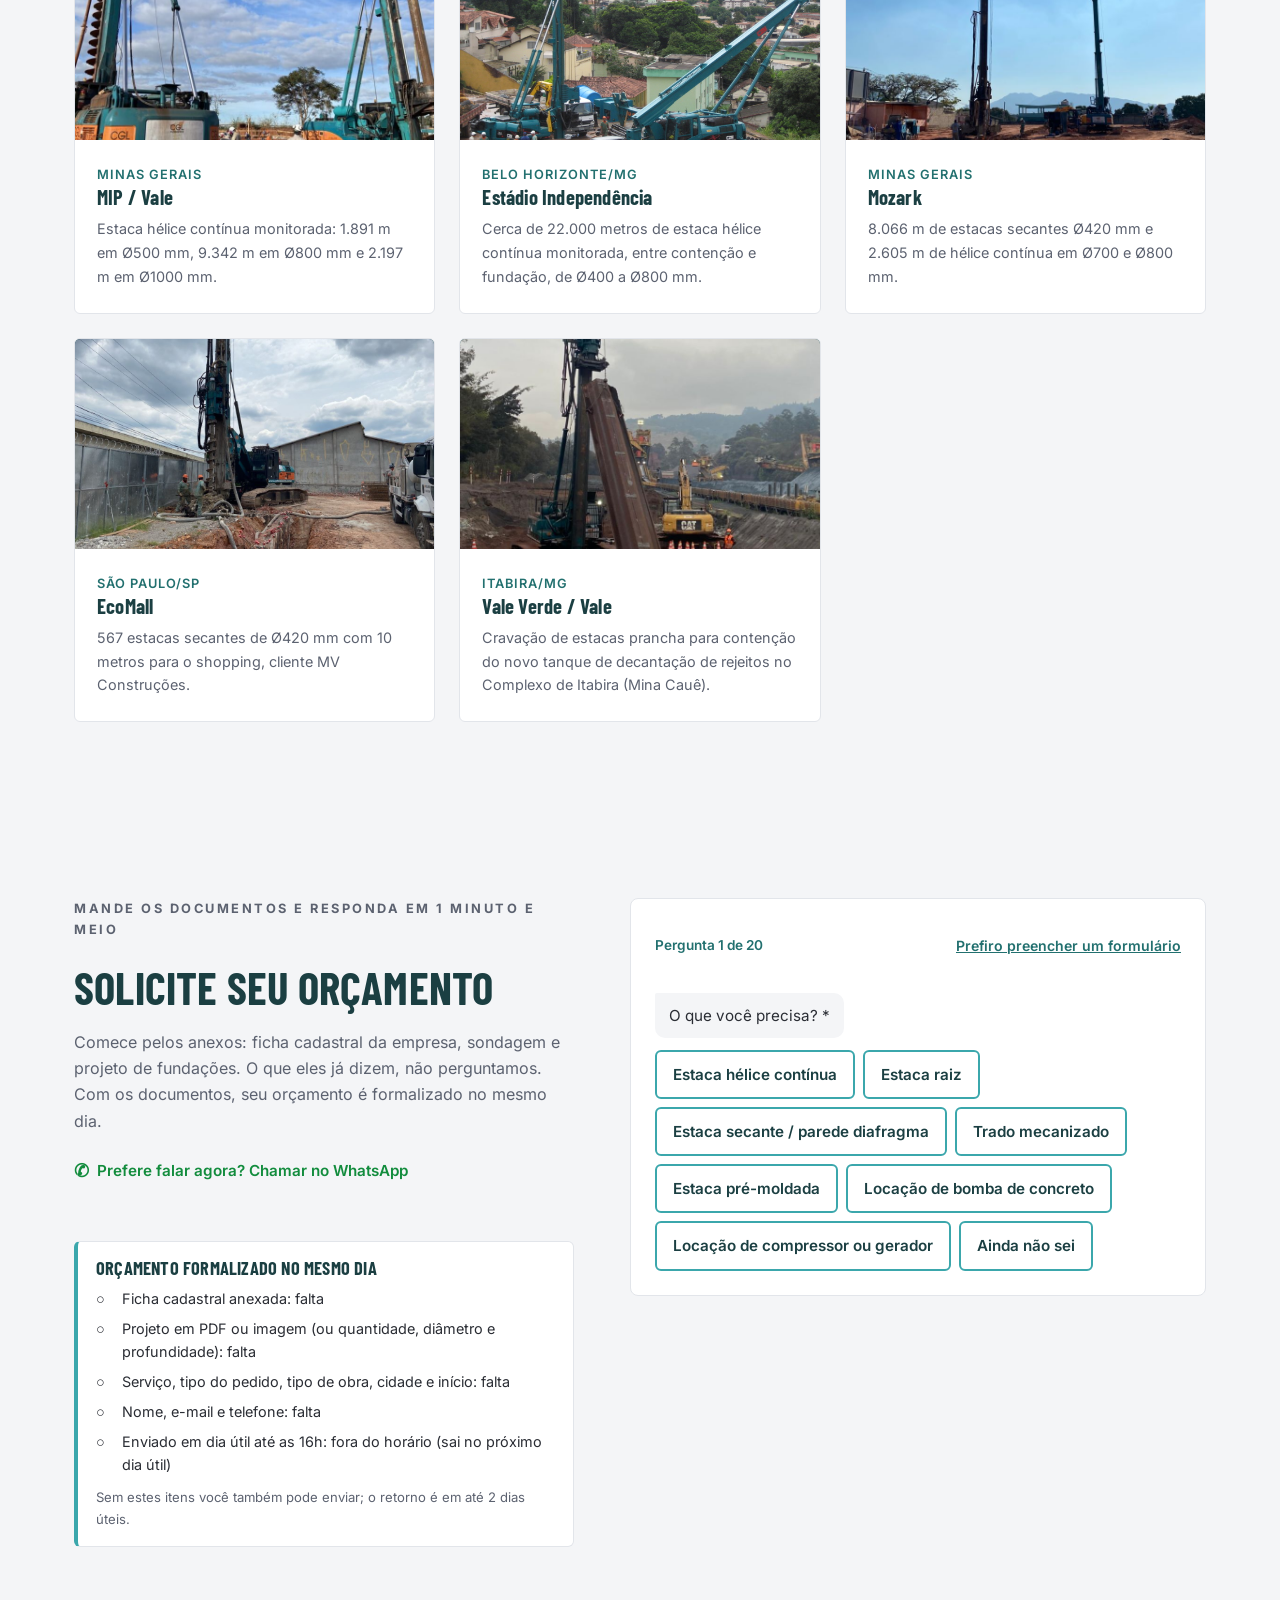
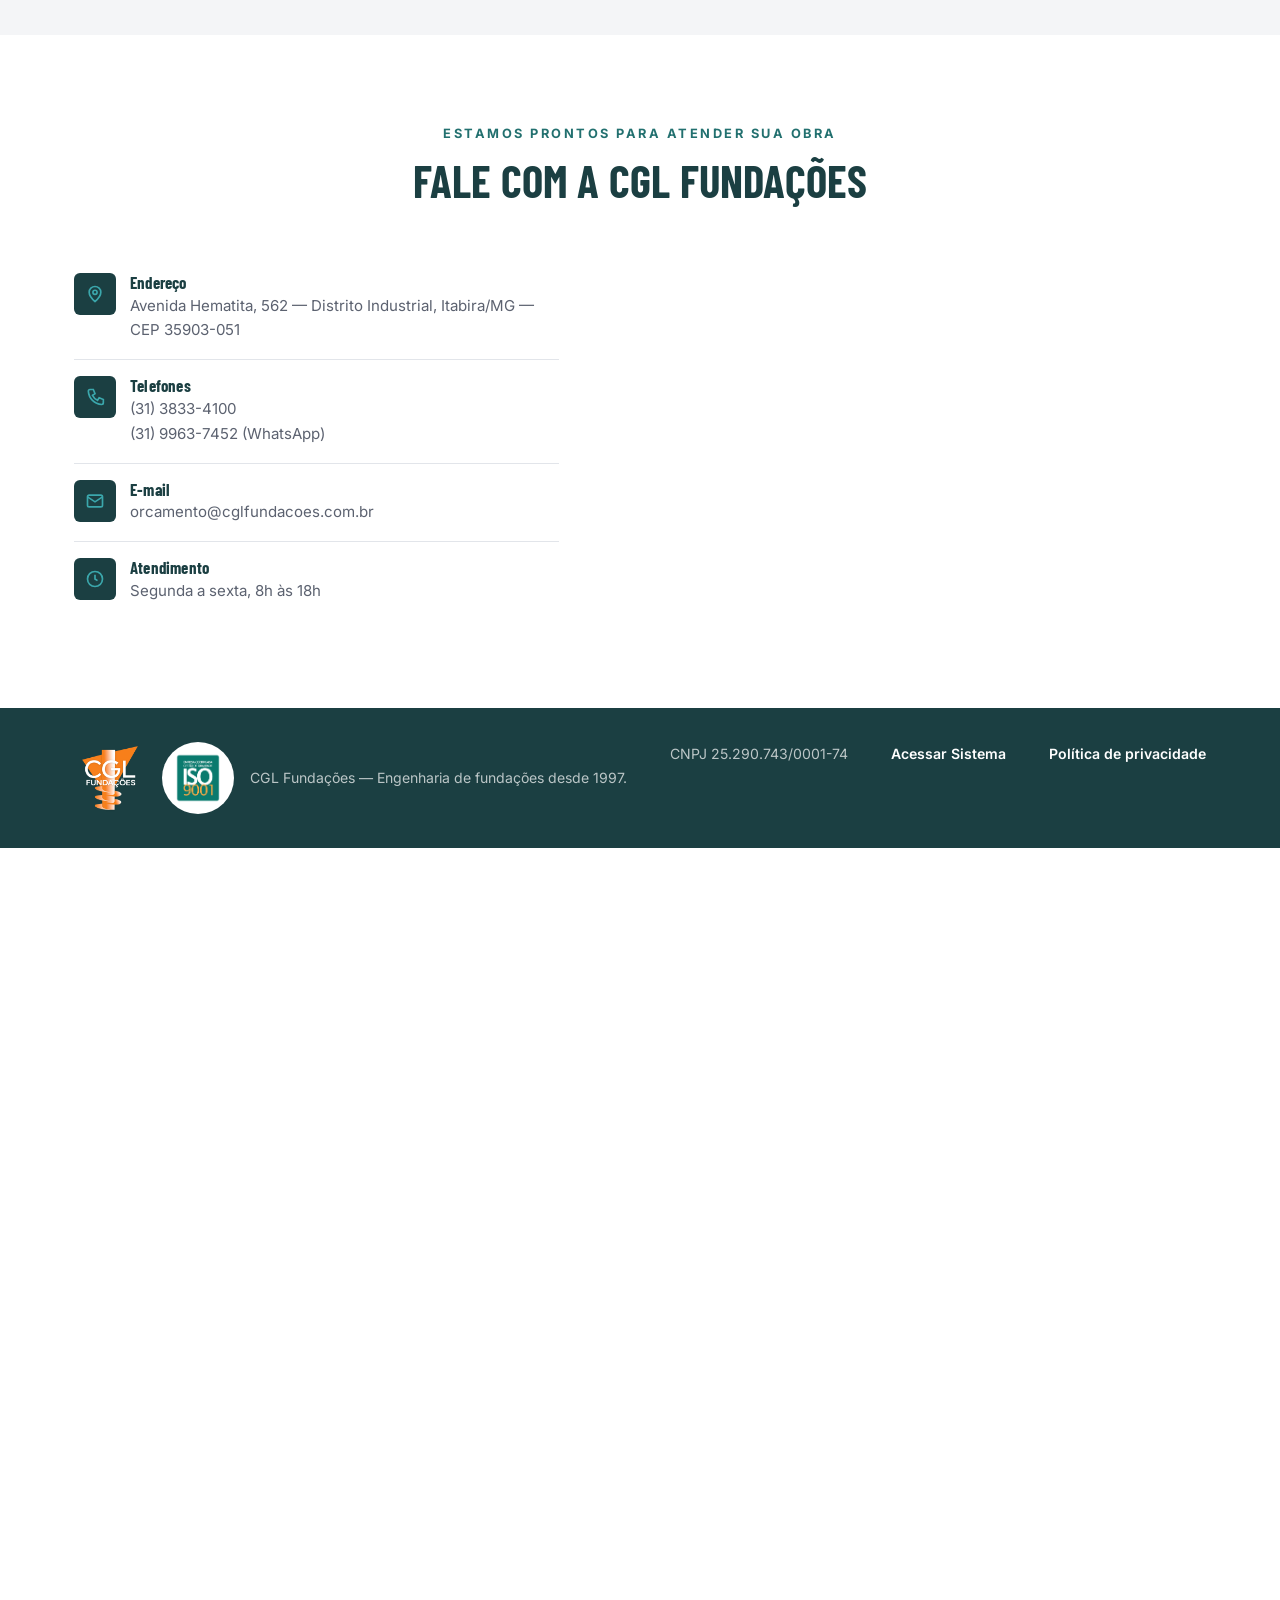
<file: contato/index.html>
<!DOCTYPE html>
<html lang="pt-BR">
<head>
  <meta charset="UTF-8" />
  <title>CGL Fundações</title>
  <link rel="canonical" href="https://cglfundacoes.com.br/" />
  <meta http-equiv="refresh" content="0; url=../#contato" />
  <meta name="robots" content="noindex, follow" />
</head>
<body>
  <p>Esta página mudou de lugar. <a href="../#contato">Abrir CGL Fundações</a>.</p>
</body>
</html>
</file>
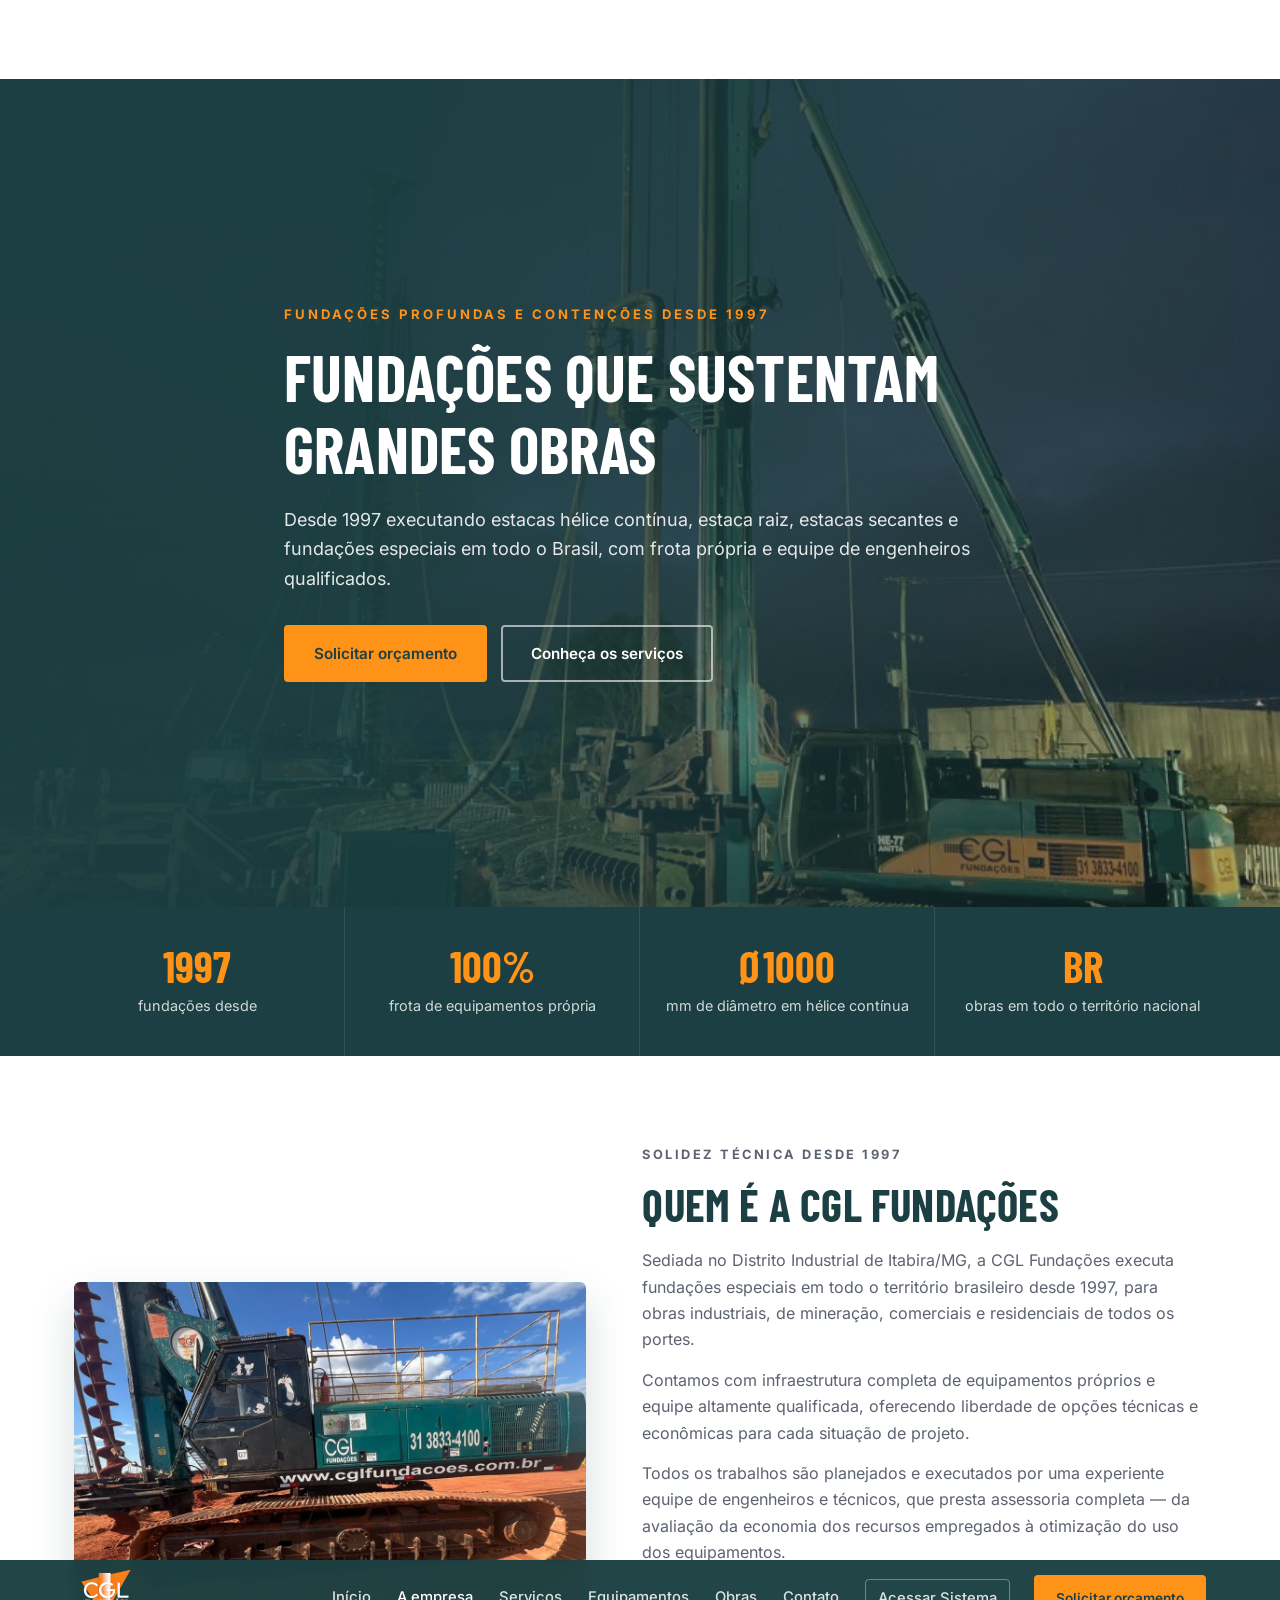
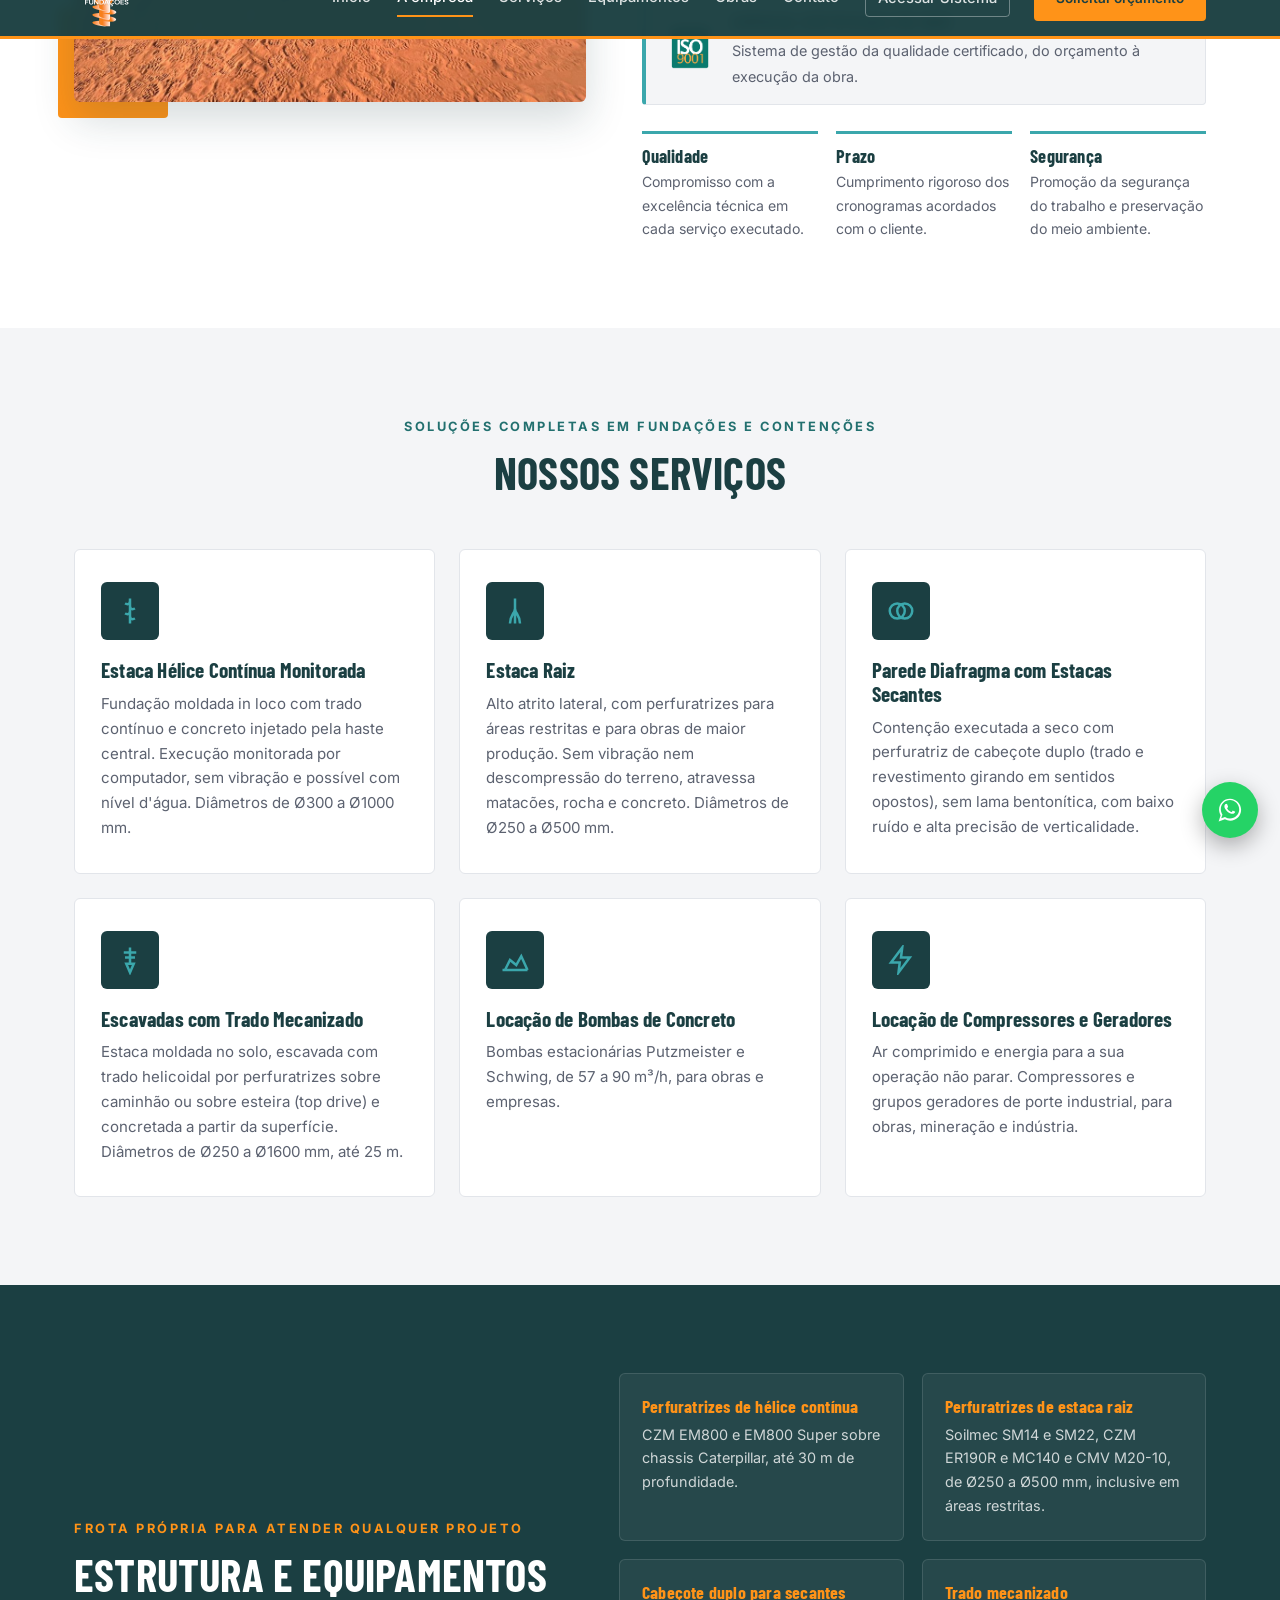
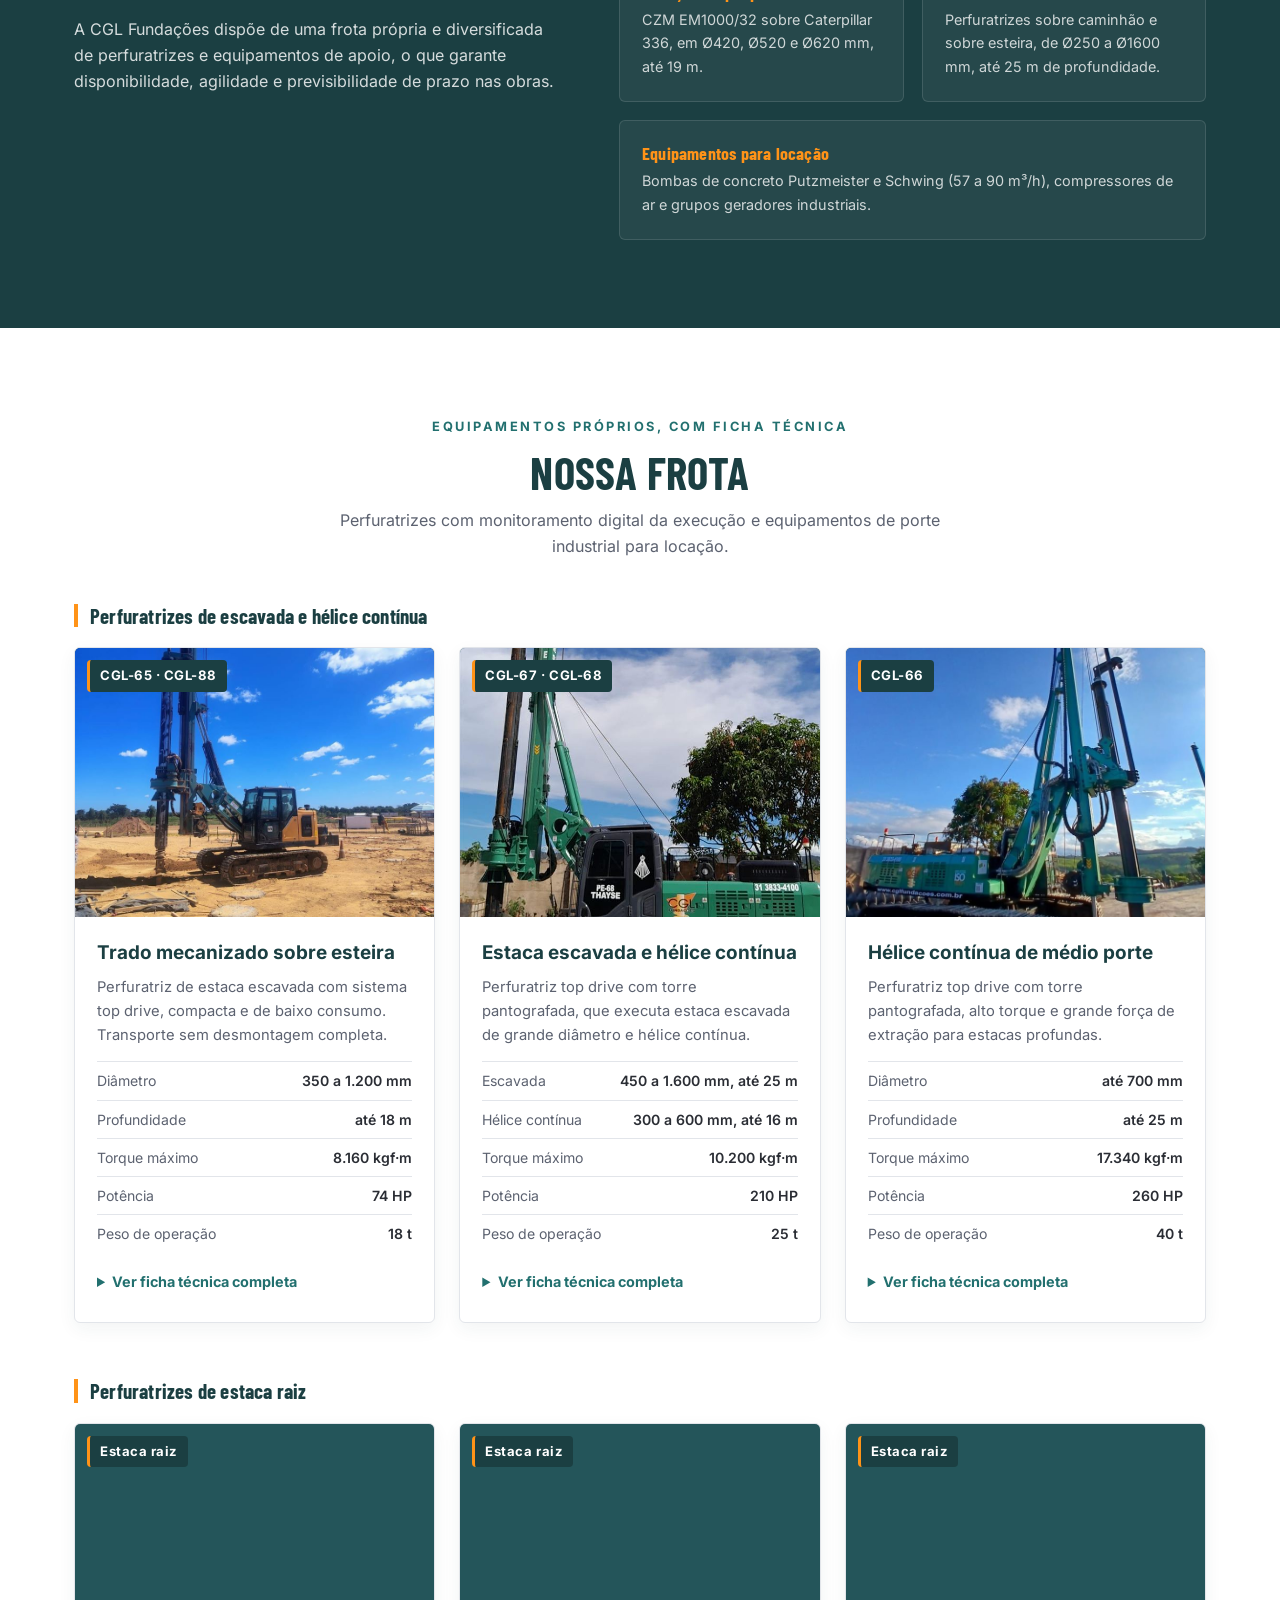
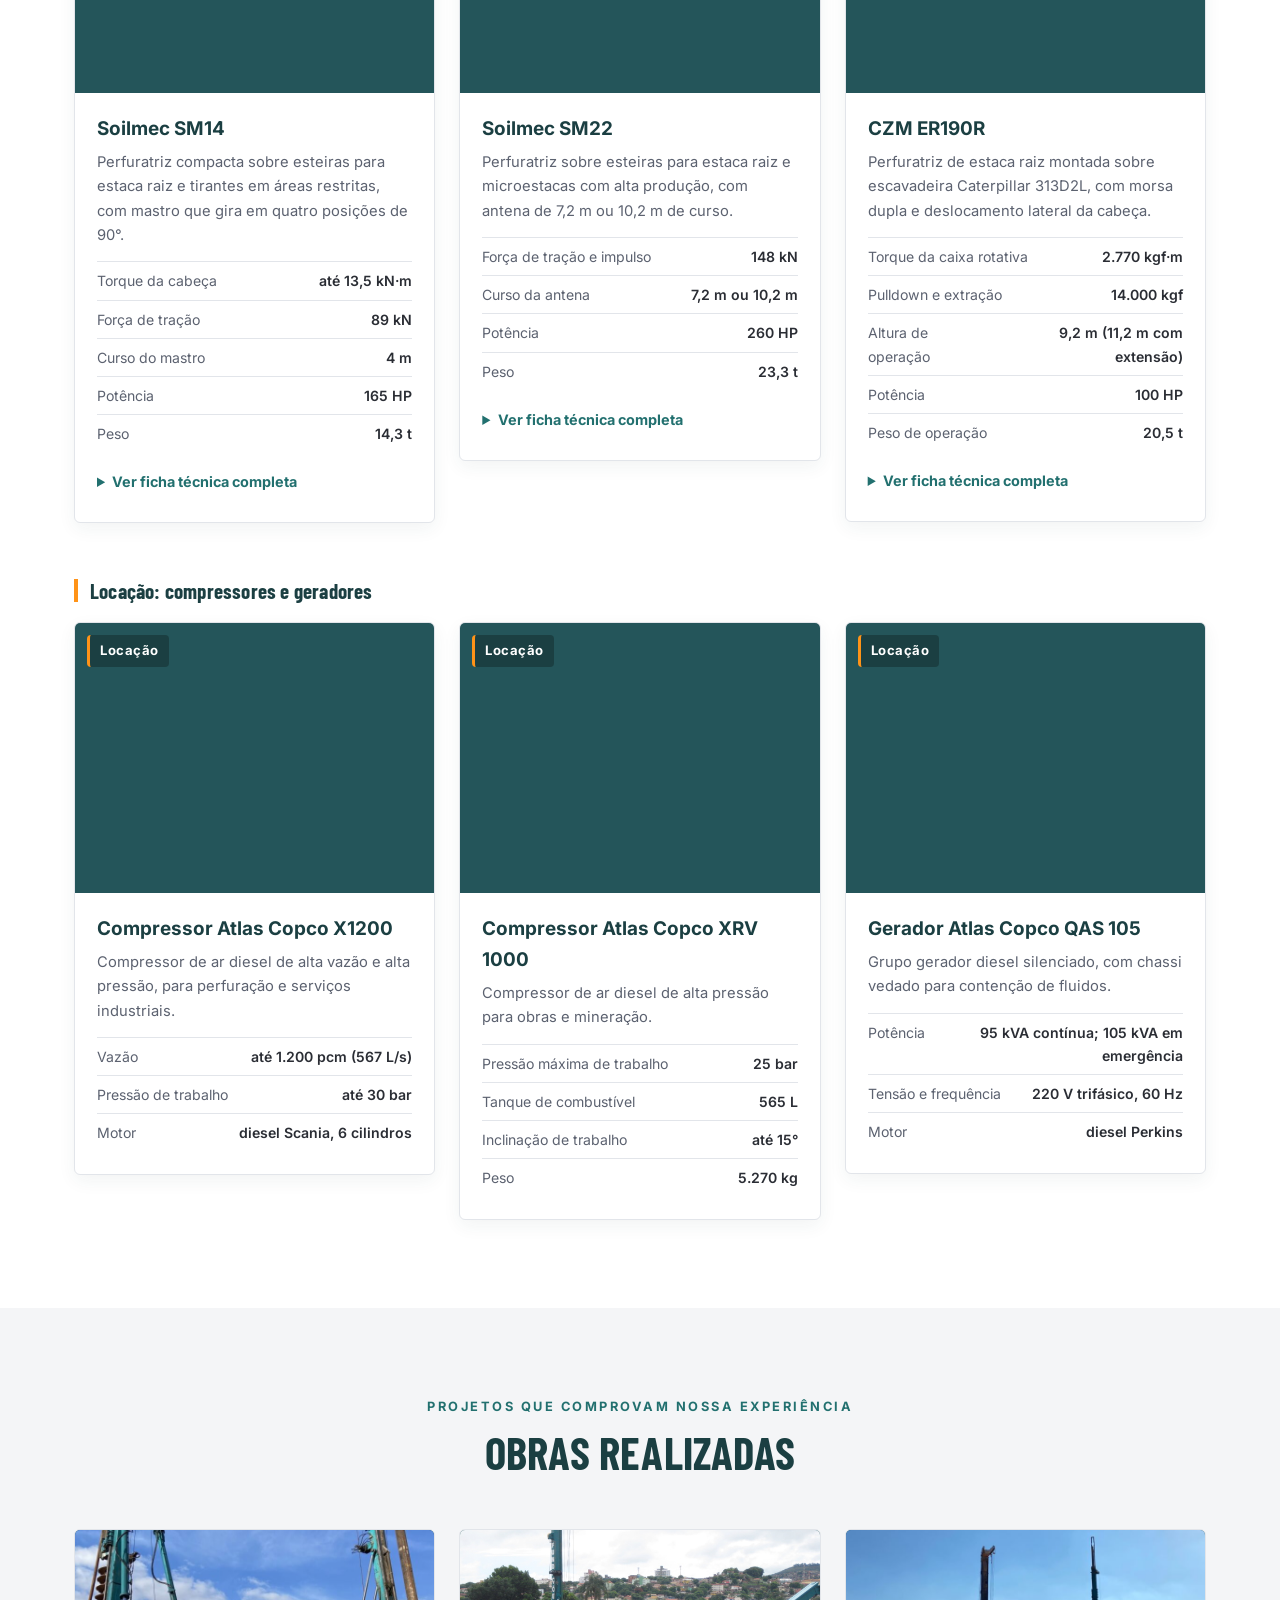
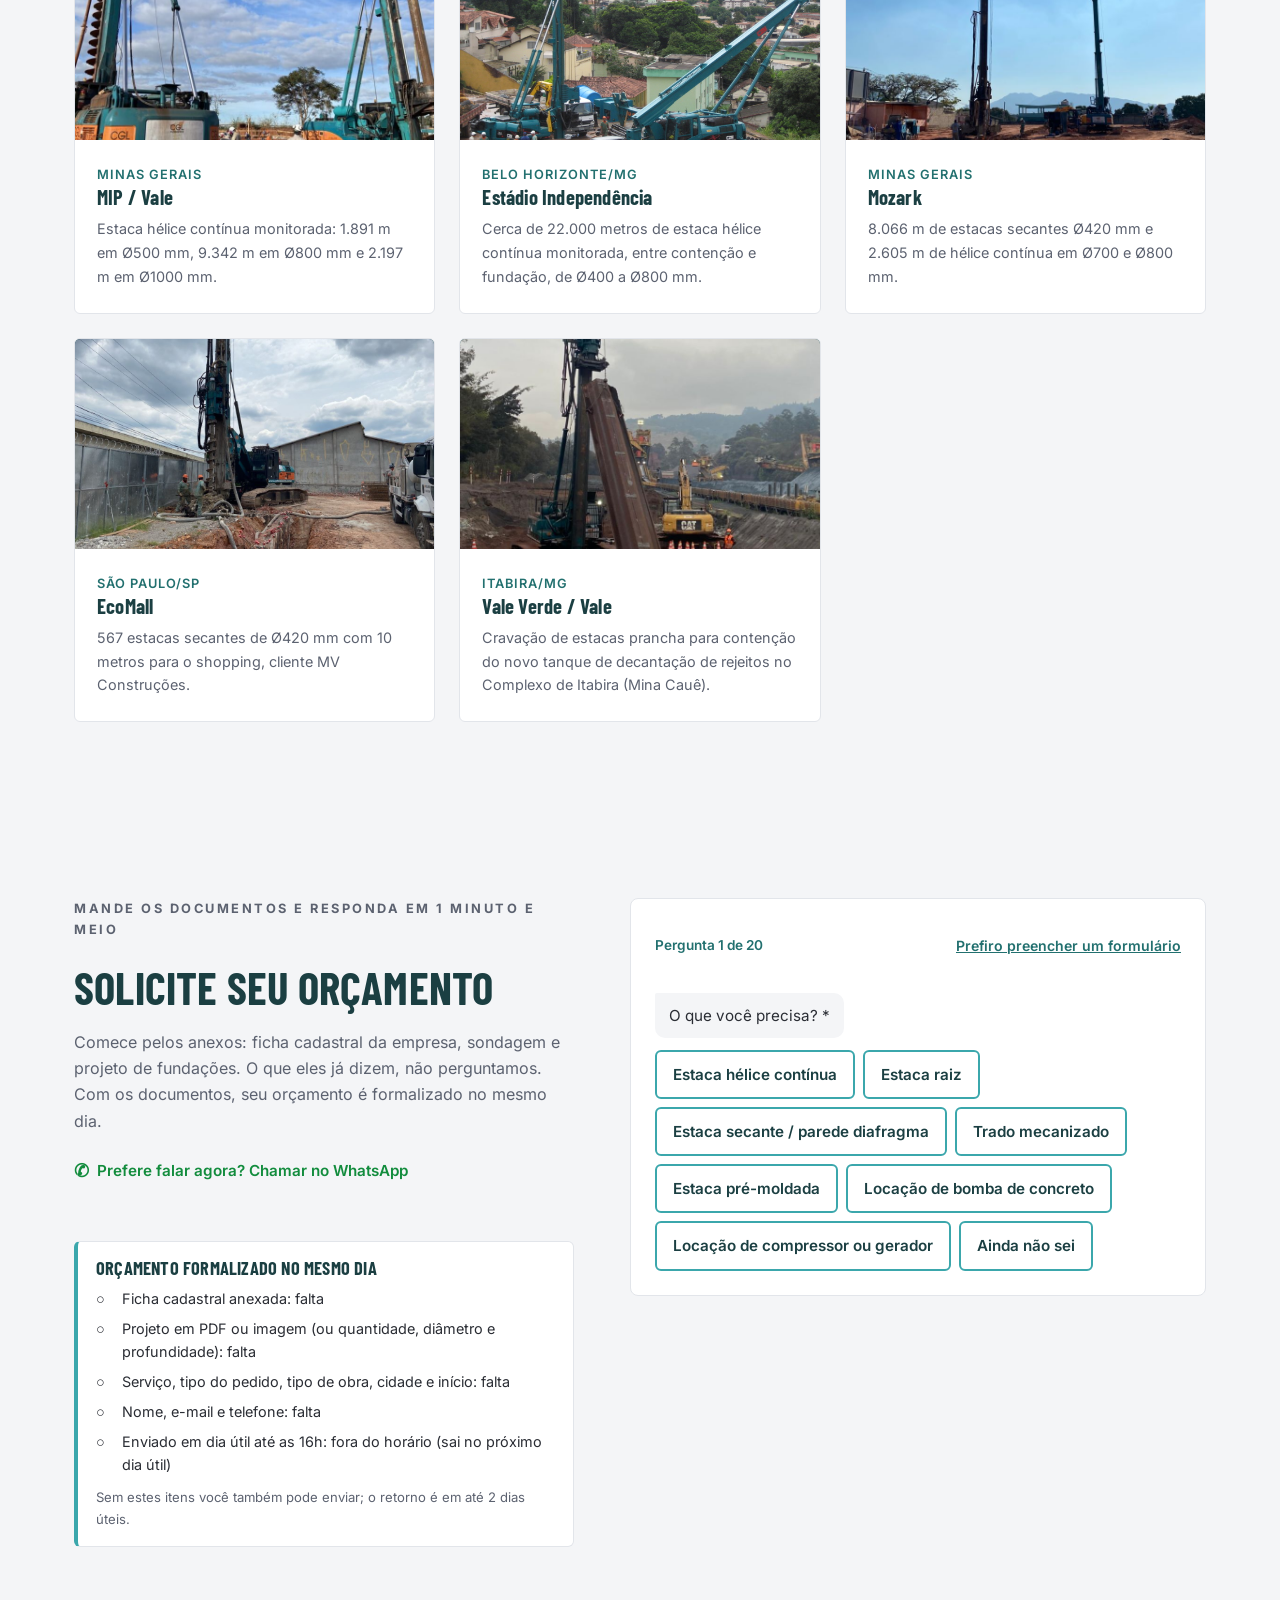
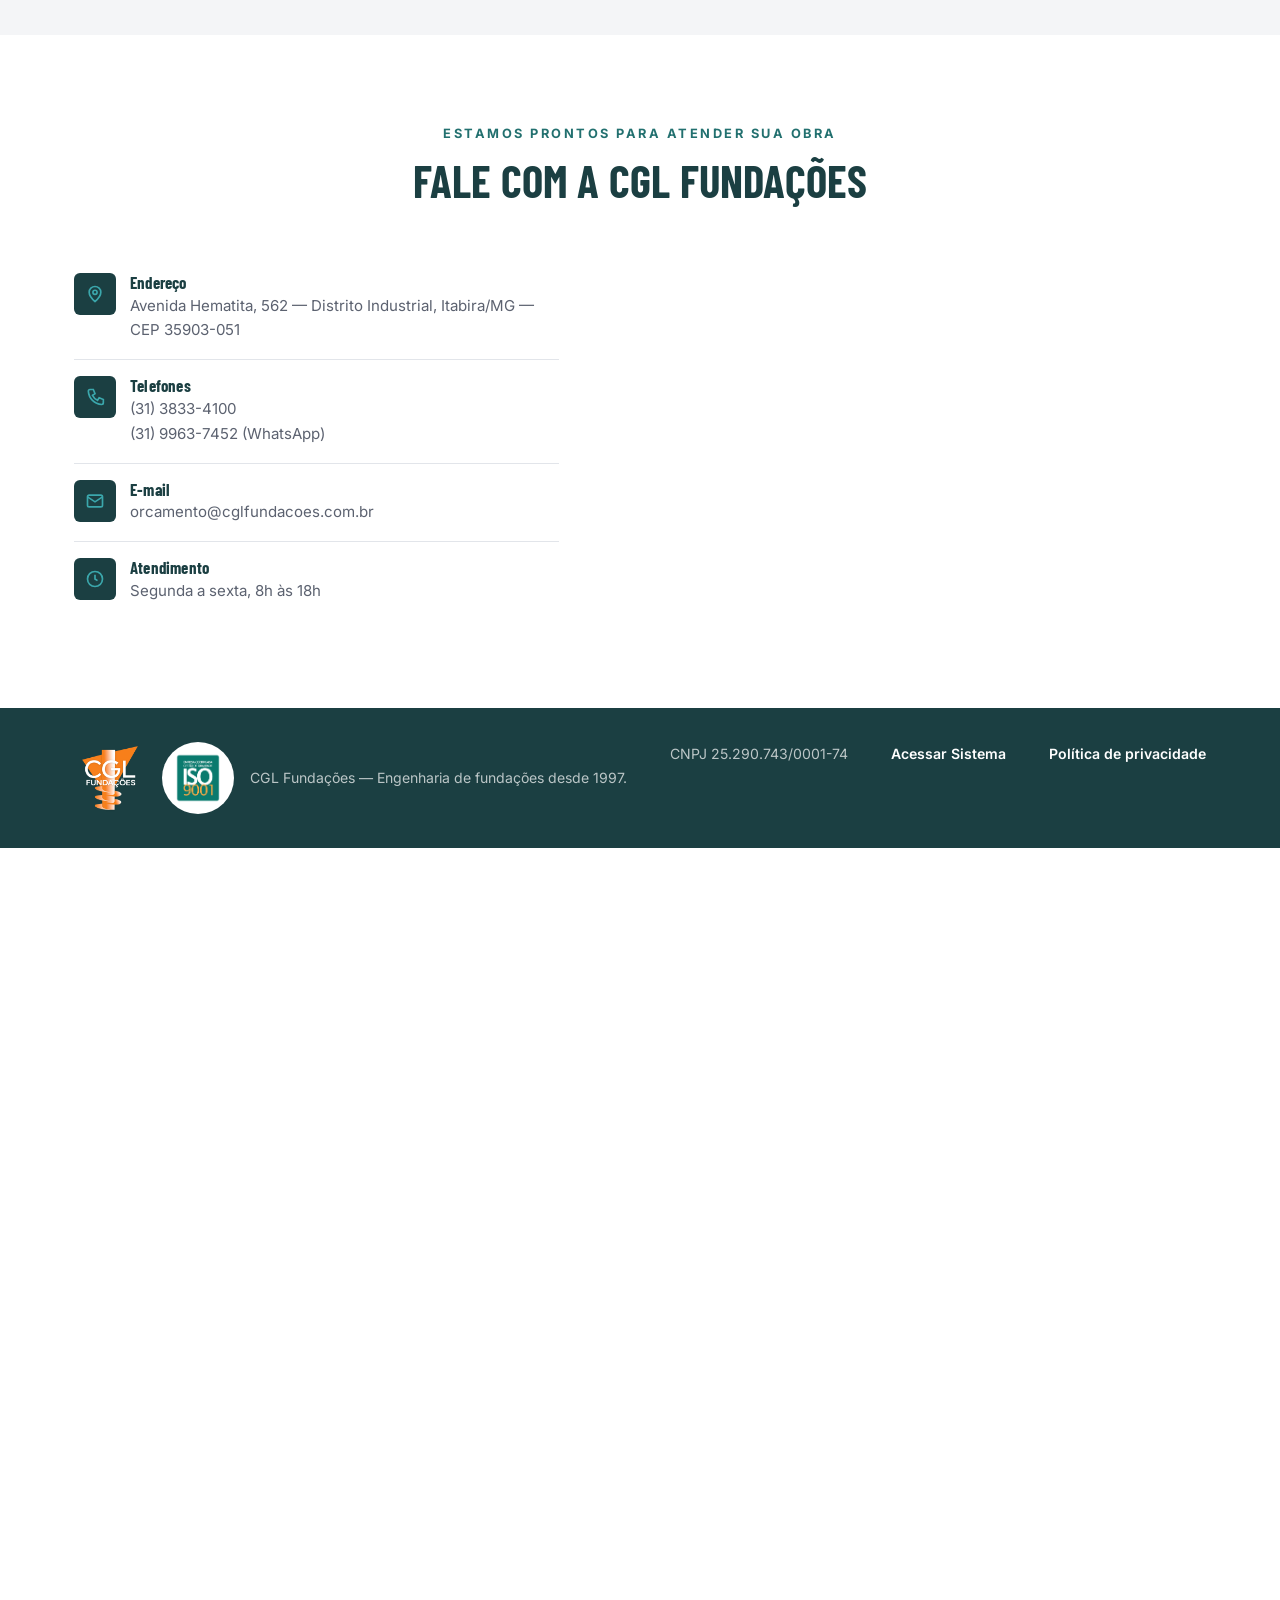
<file: equipamentos/index.html>
<!DOCTYPE html>
<html lang="pt-BR">
<head>
  <meta charset="UTF-8" />
  <title>CGL Fundações</title>
  <link rel="canonical" href="https://cglfundacoes.com.br/" />
  <meta http-equiv="refresh" content="0; url=../#equipamentos" />
  <meta name="robots" content="noindex, follow" />
</head>
<body>
  <p>Esta página mudou de lugar. <a href="../#equipamentos">Abrir CGL Fundações</a>.</p>
</body>
</html>
</file>
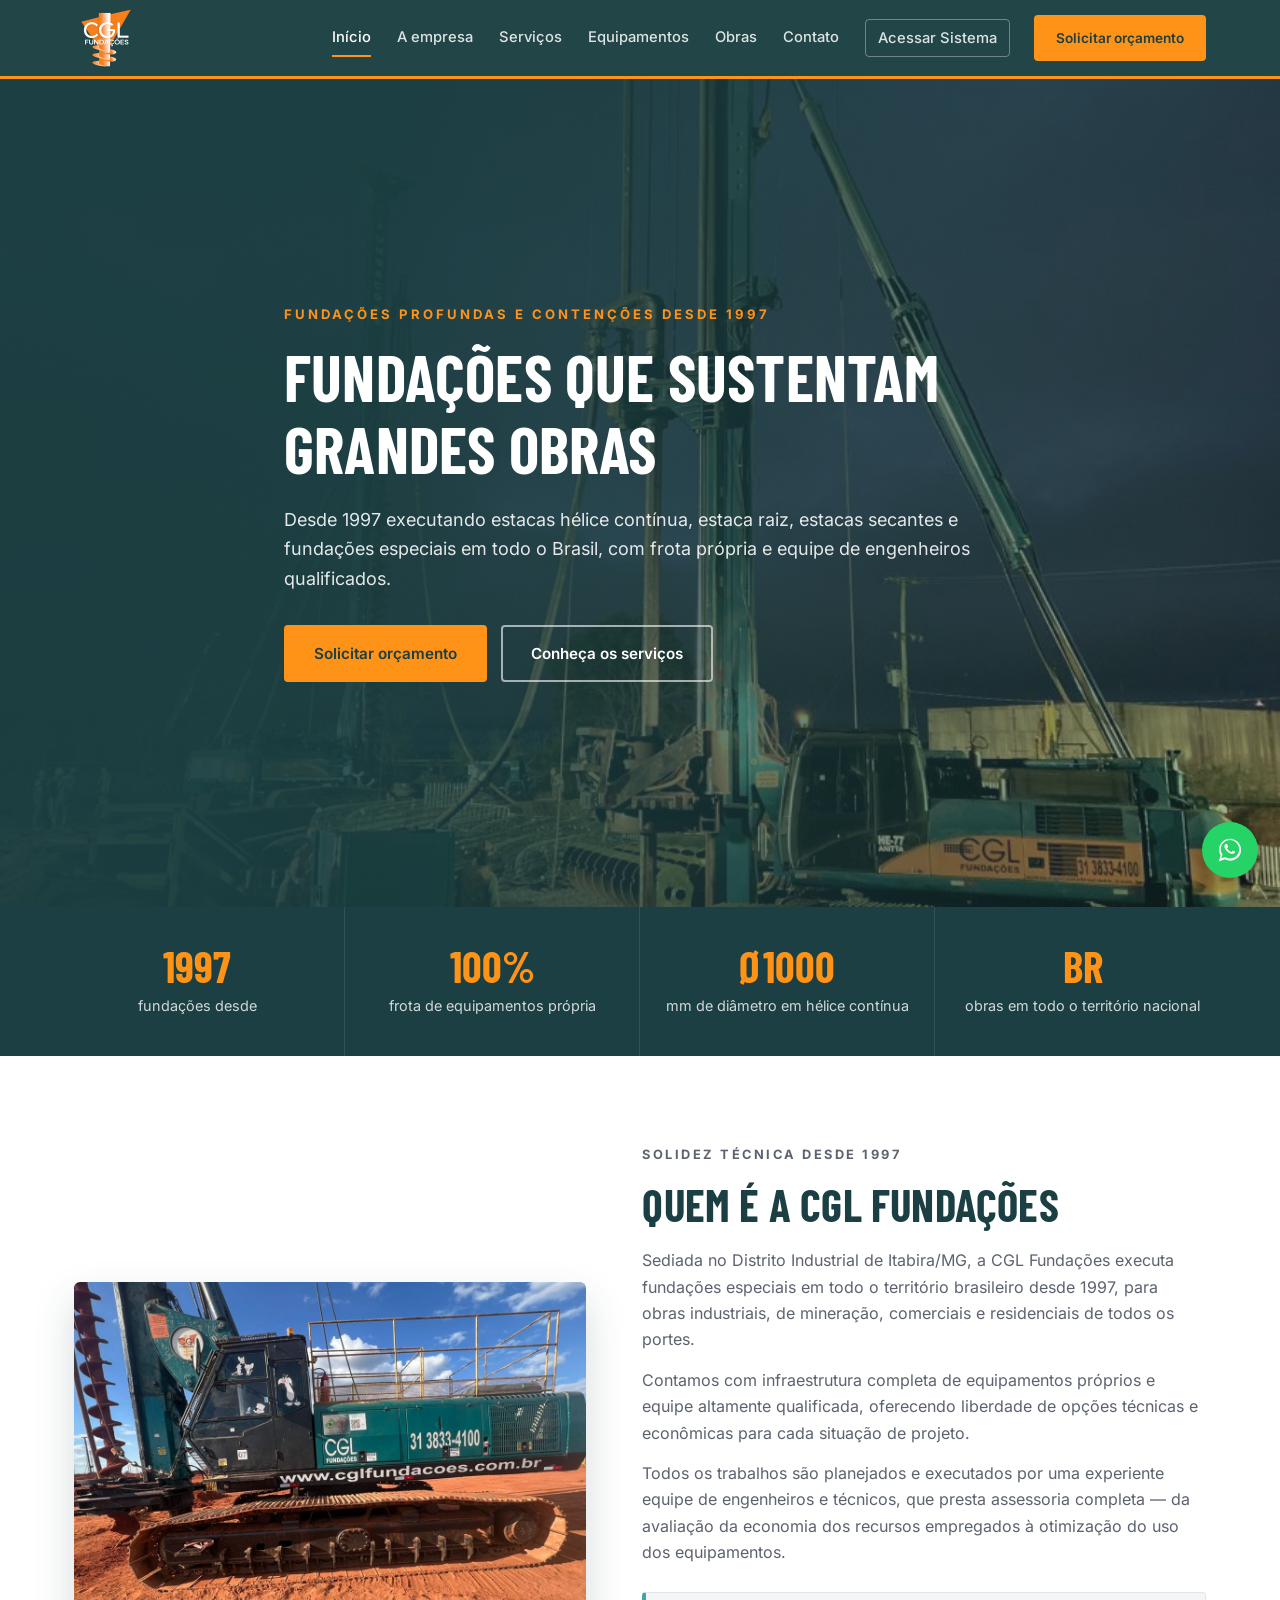
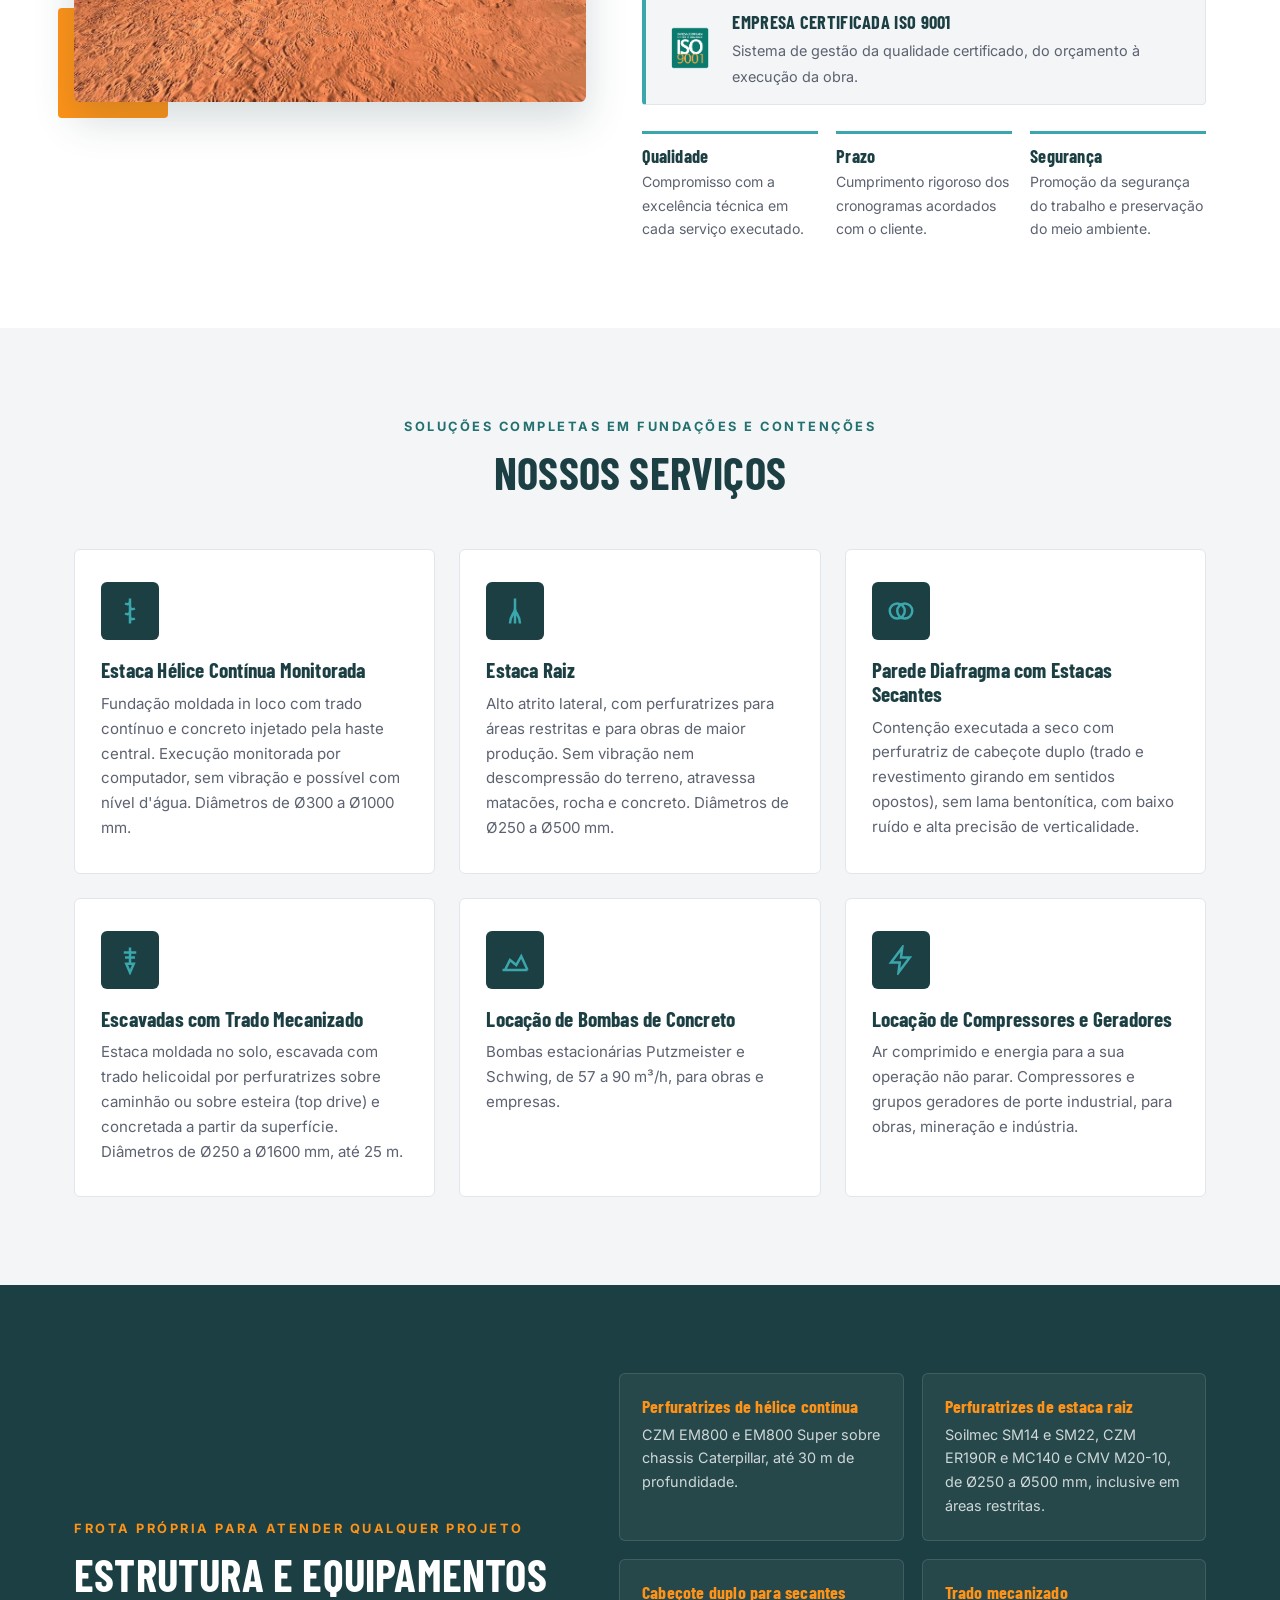
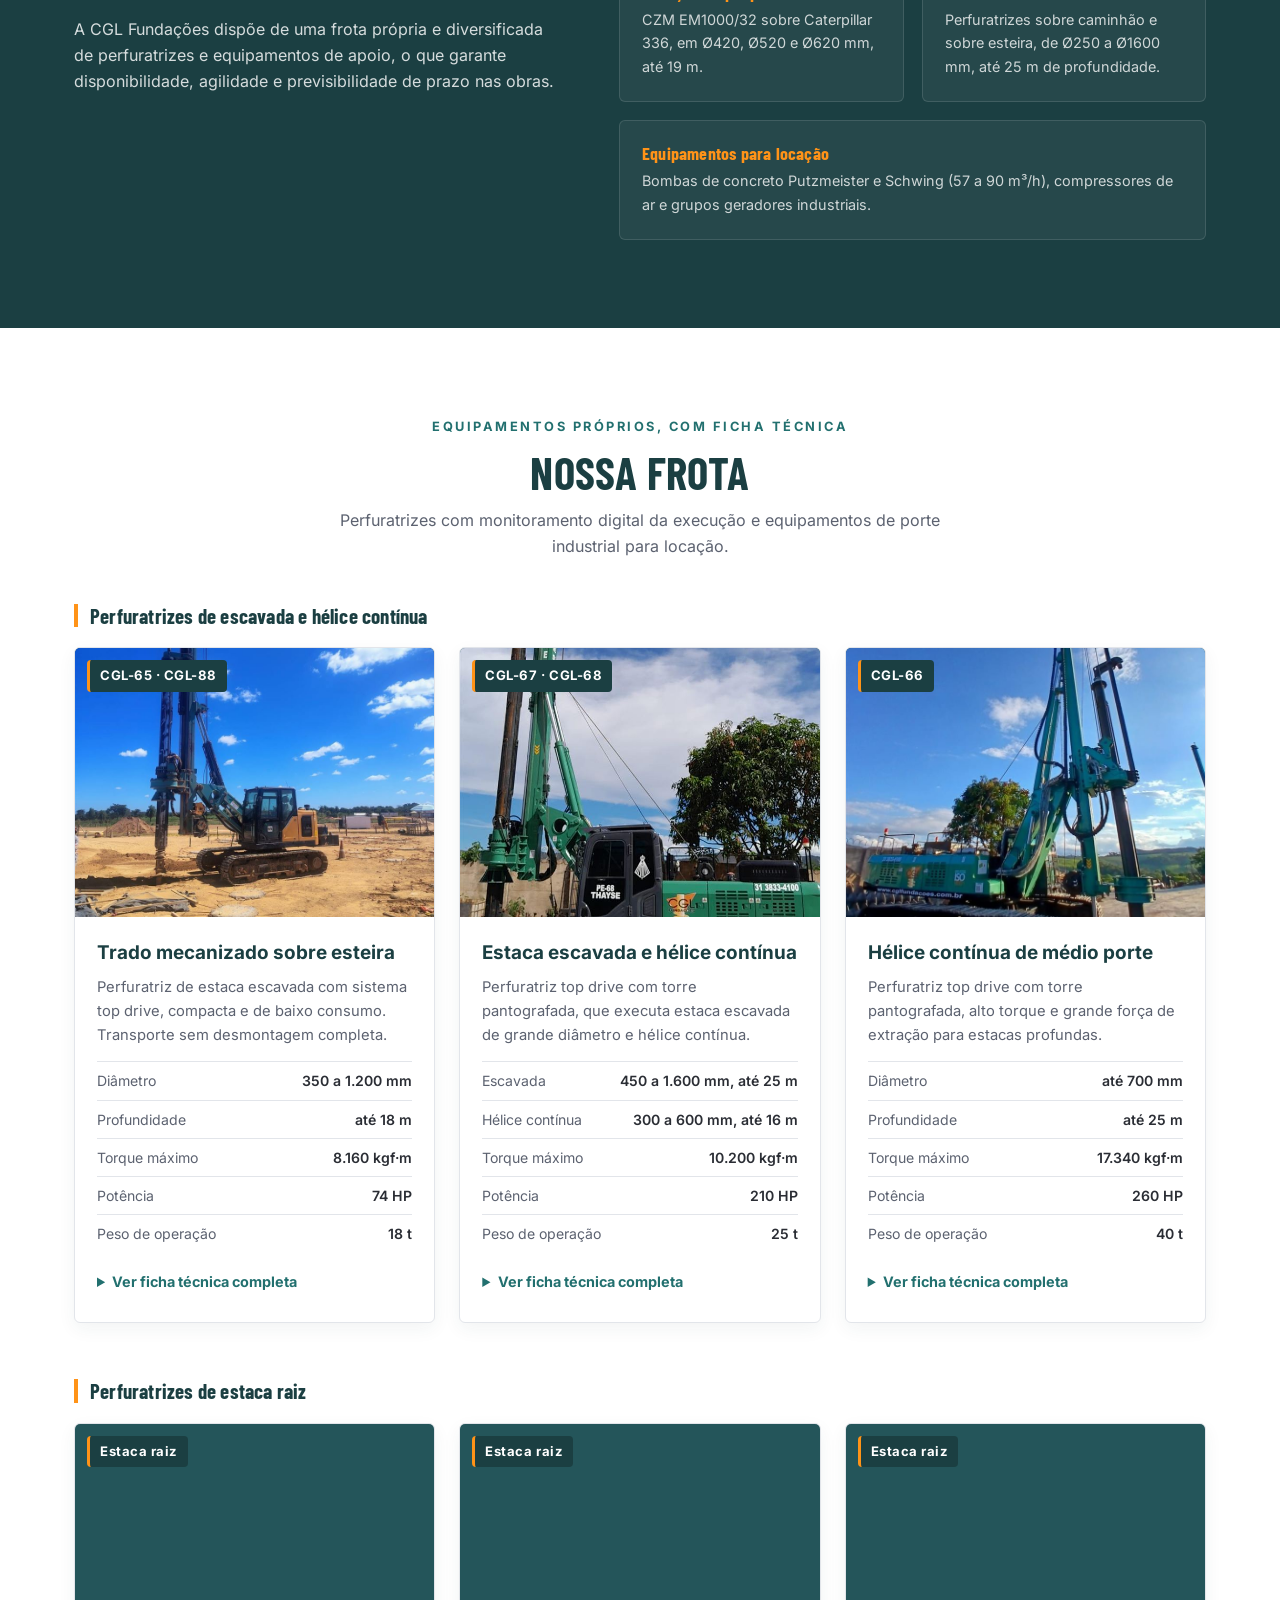
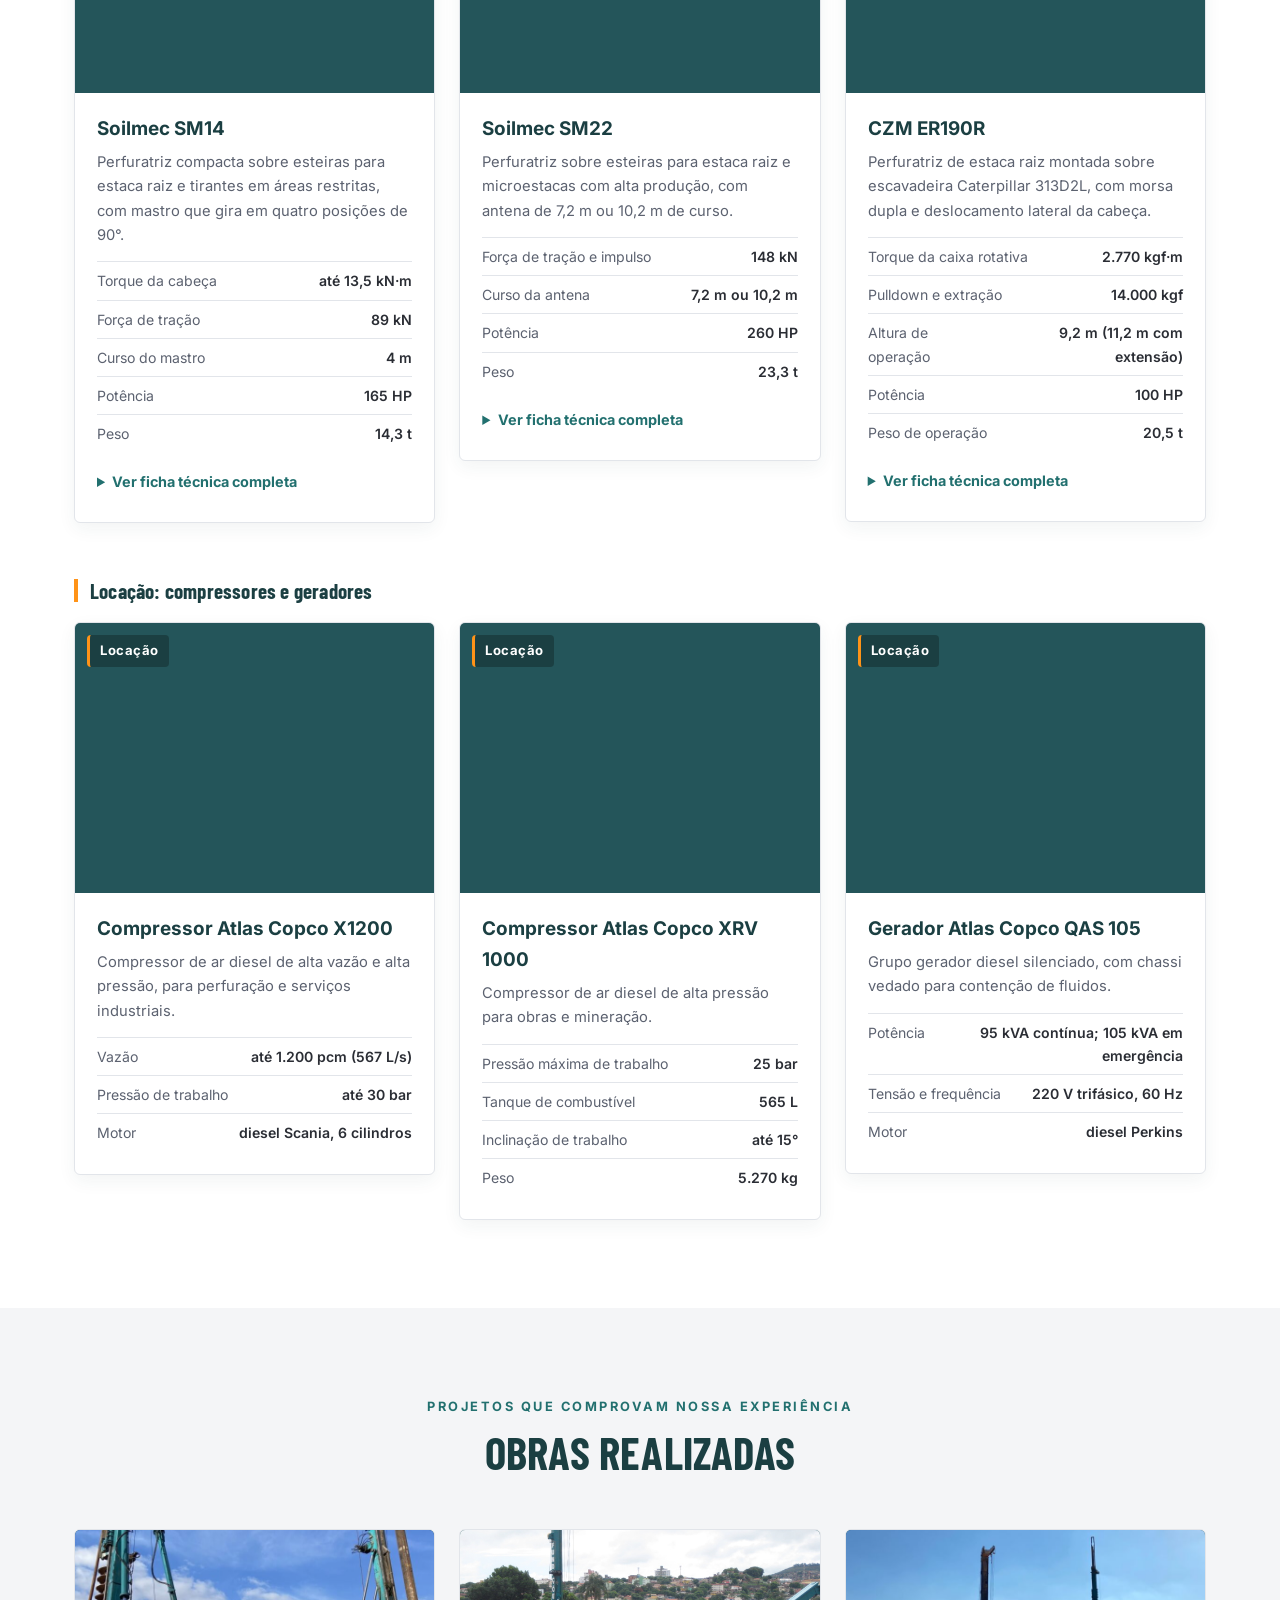
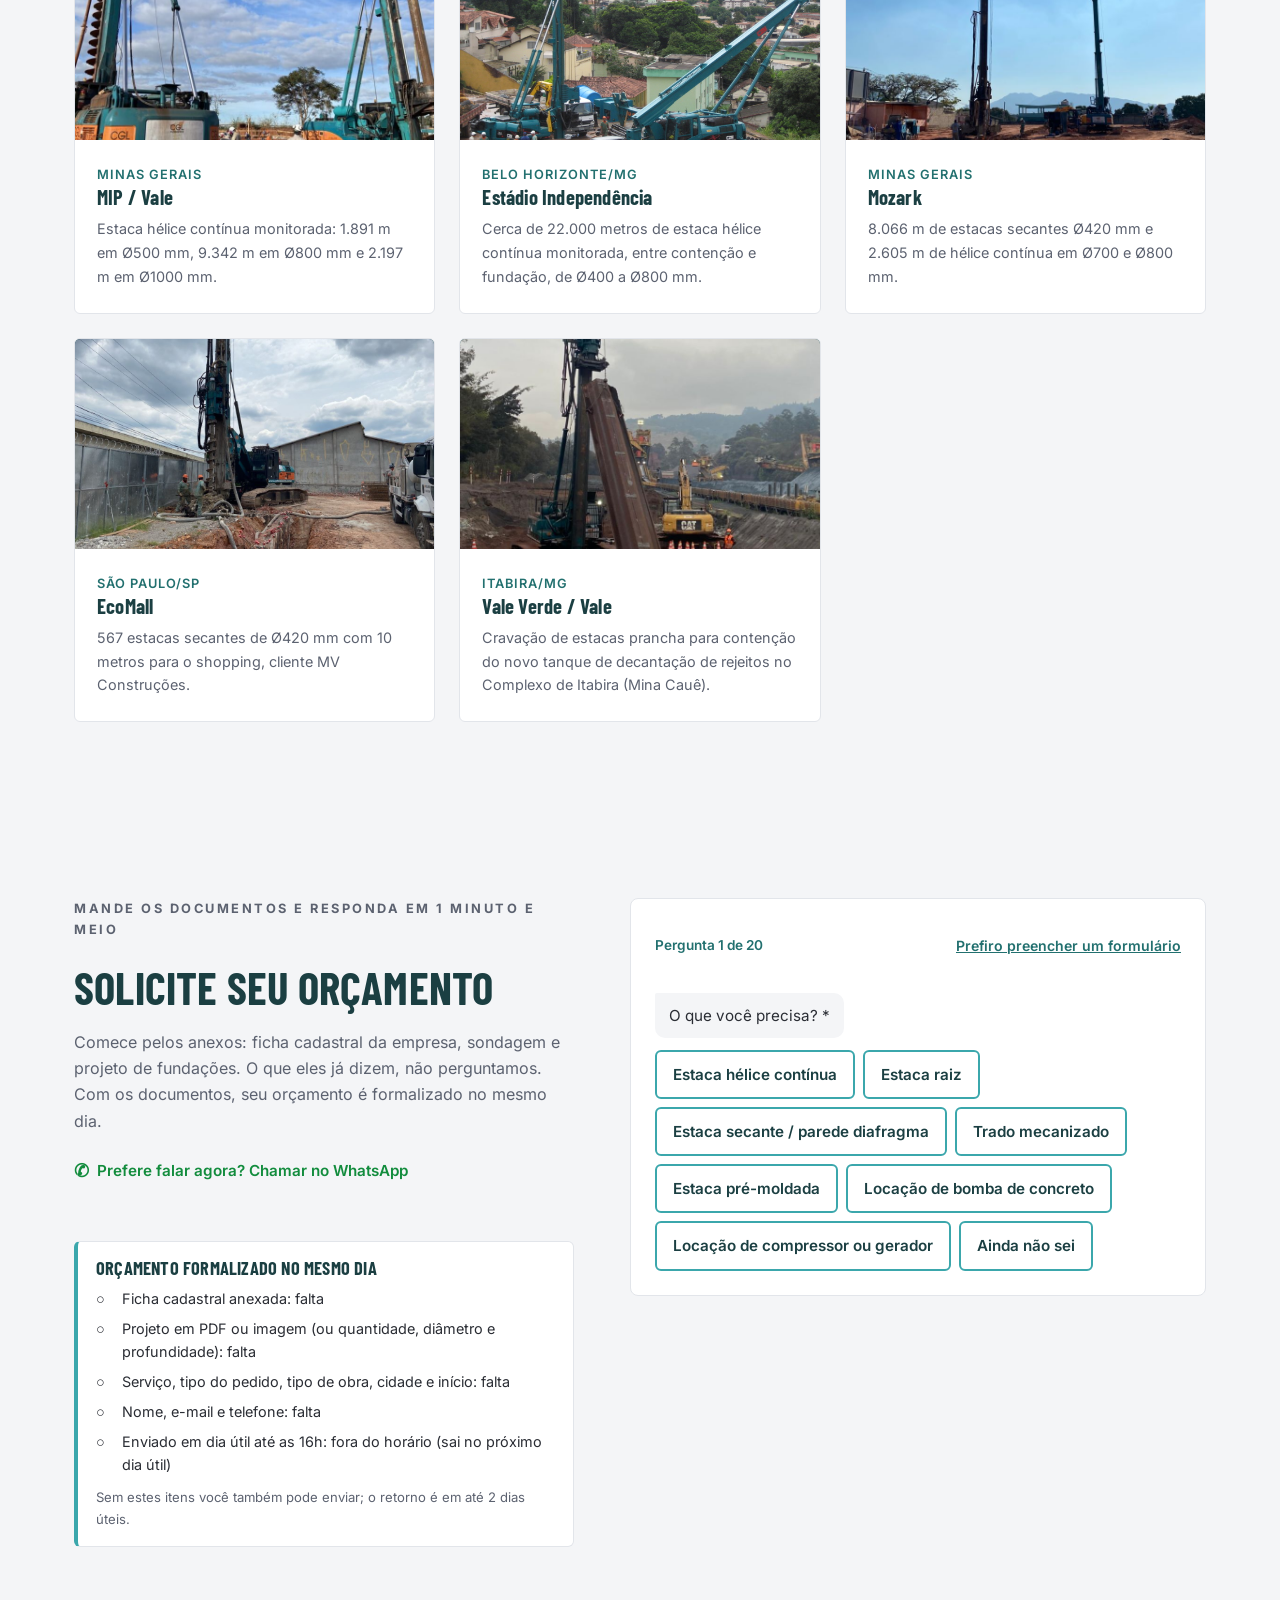
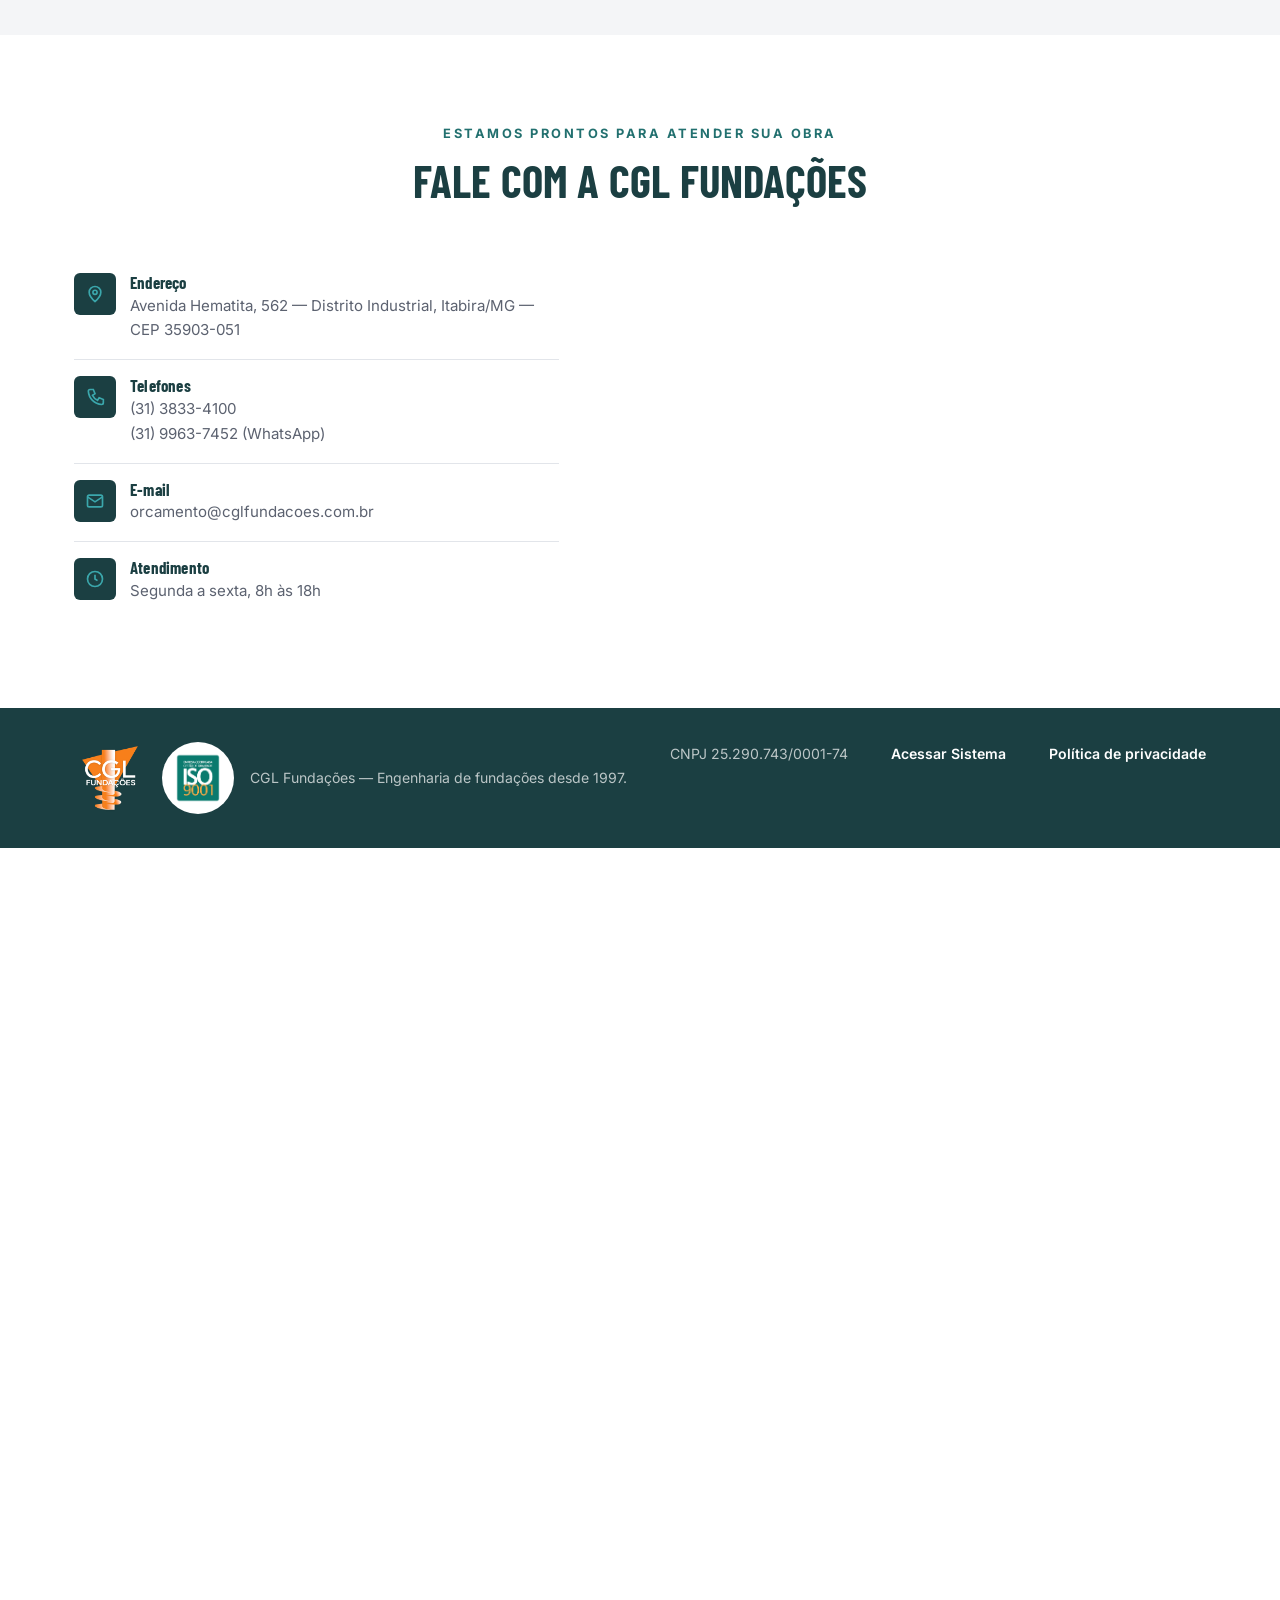
<file: orcamento/index.html>
<!DOCTYPE html>
<html lang="pt-BR">
<head>
  <meta charset="UTF-8" />
  <title>CGL Fundações</title>
  <link rel="canonical" href="https://cglfundacoes.com.br/" />
  <meta http-equiv="refresh" content="0; url=../#orcamento" />
  <meta name="robots" content="noindex, follow" />
</head>
<body>
  <p>Esta página mudou de lugar. <a href="../#orcamento">Abrir CGL Fundações</a>.</p>
</body>
</html>
</file>
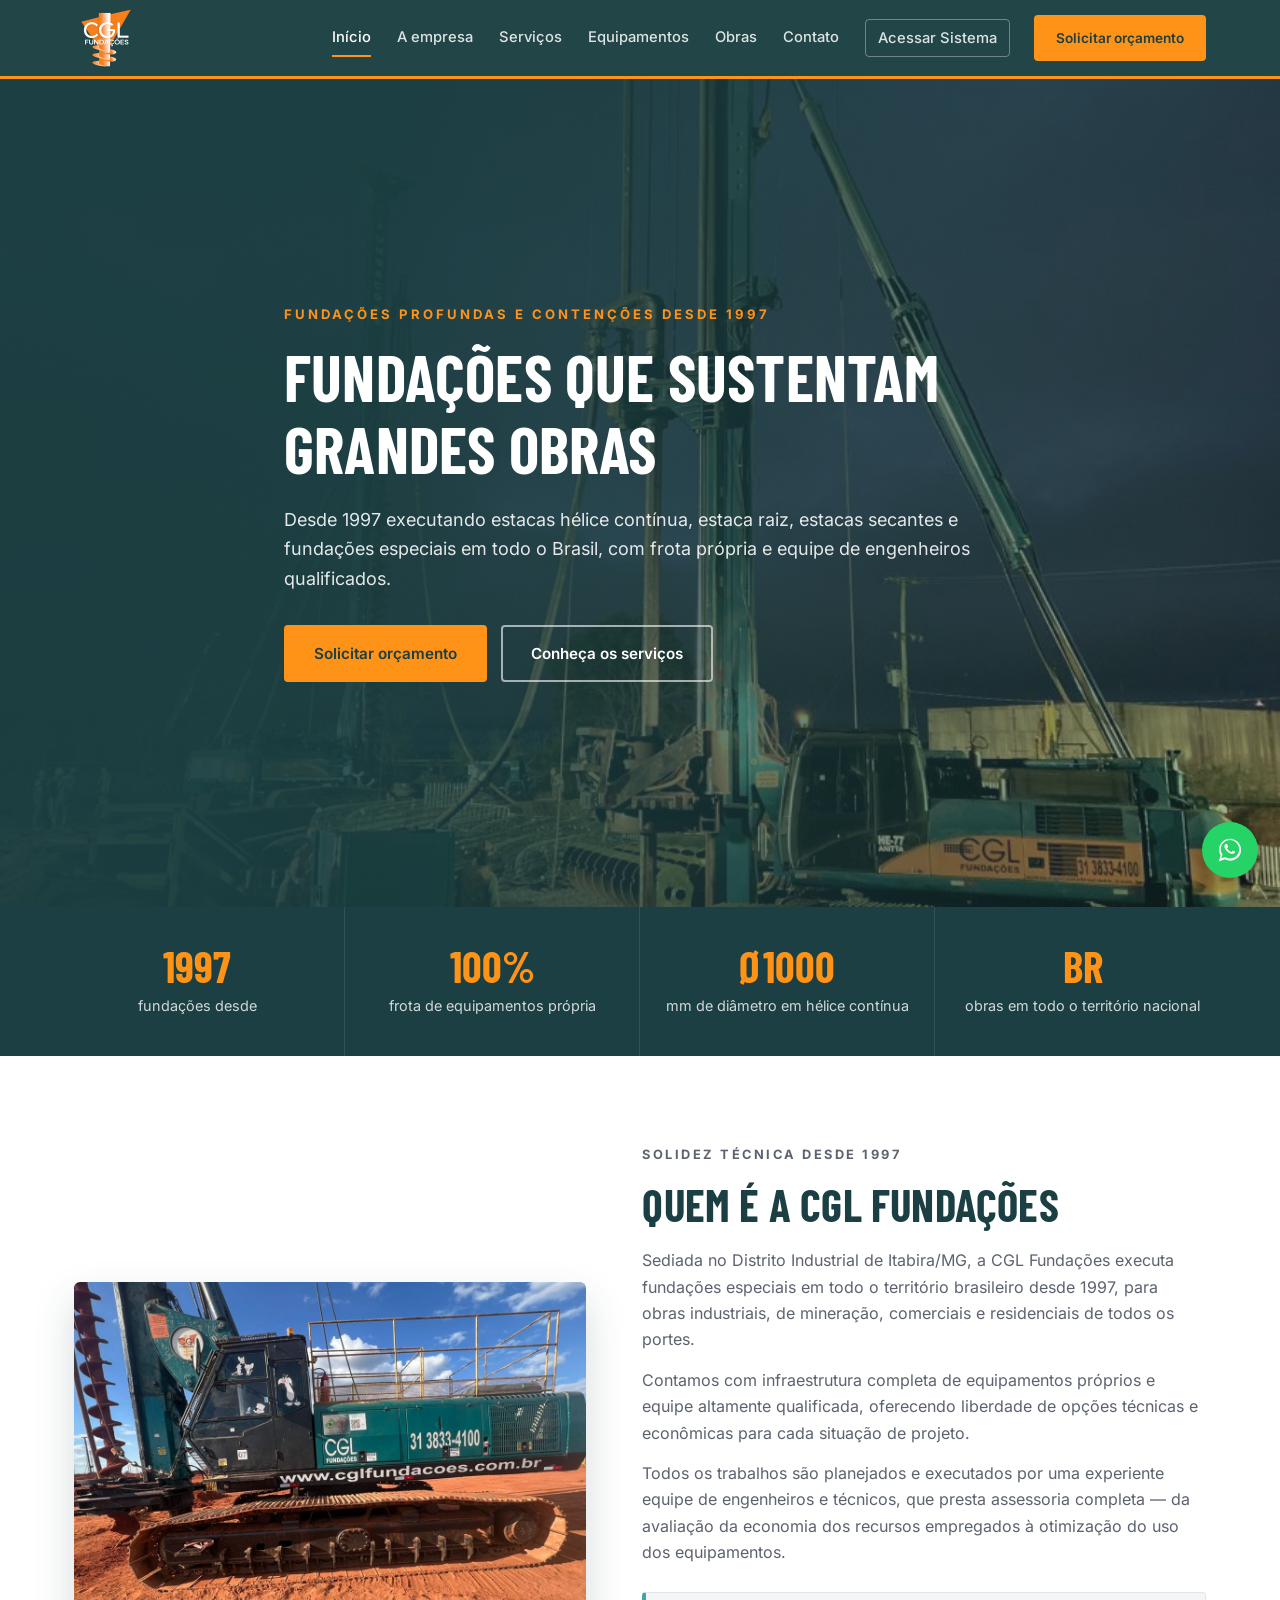
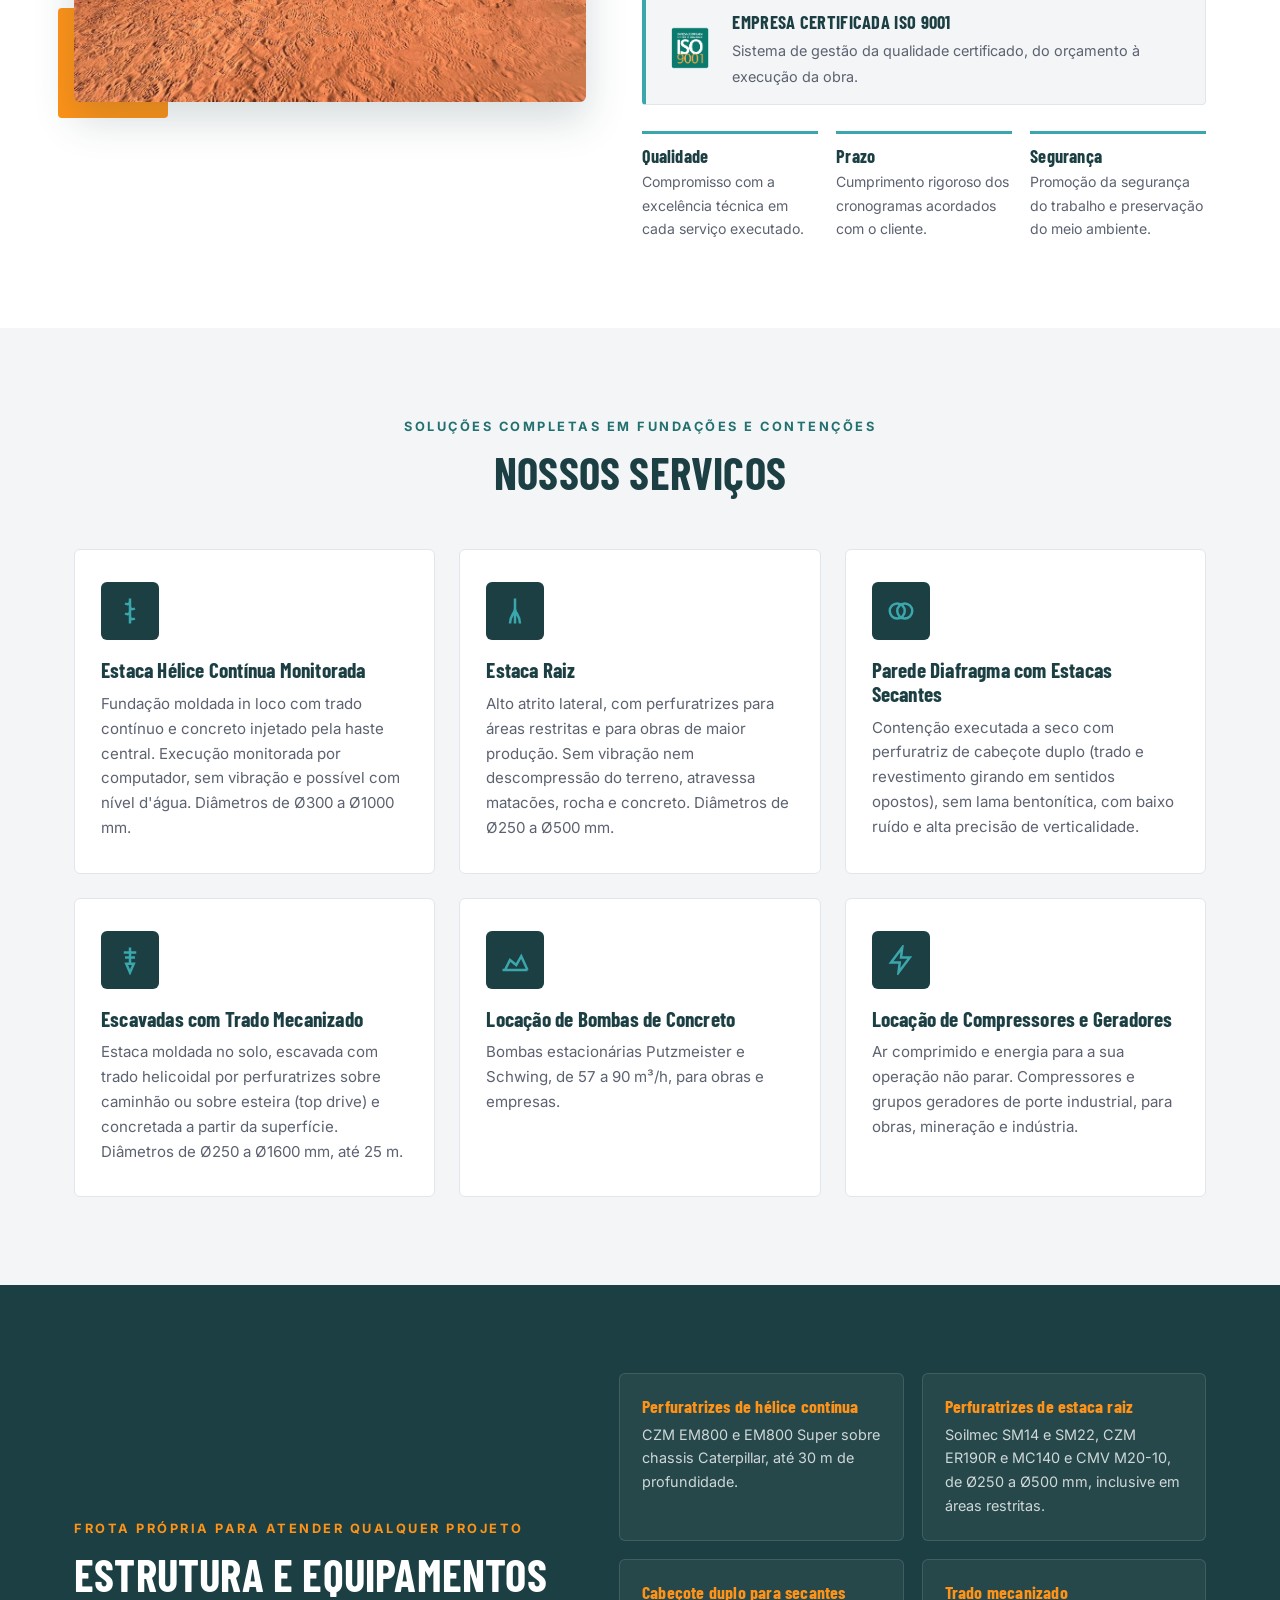
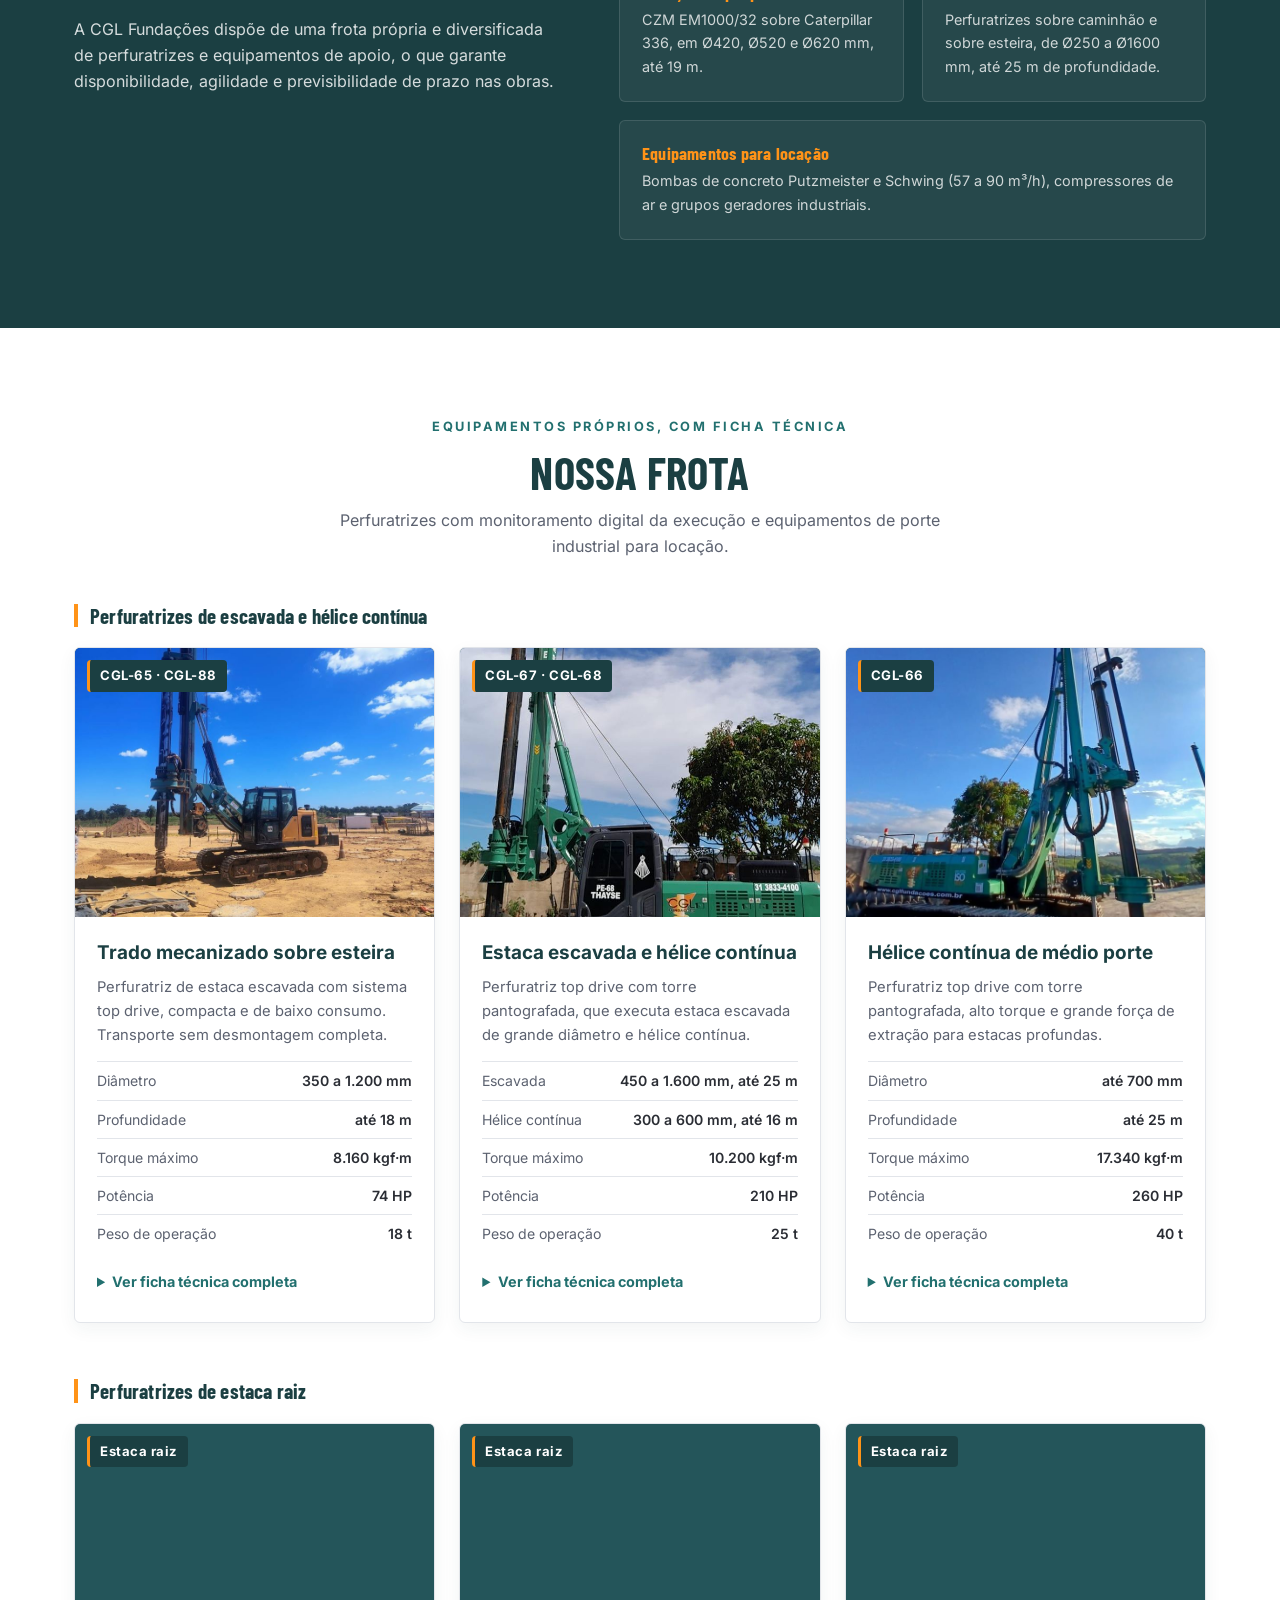
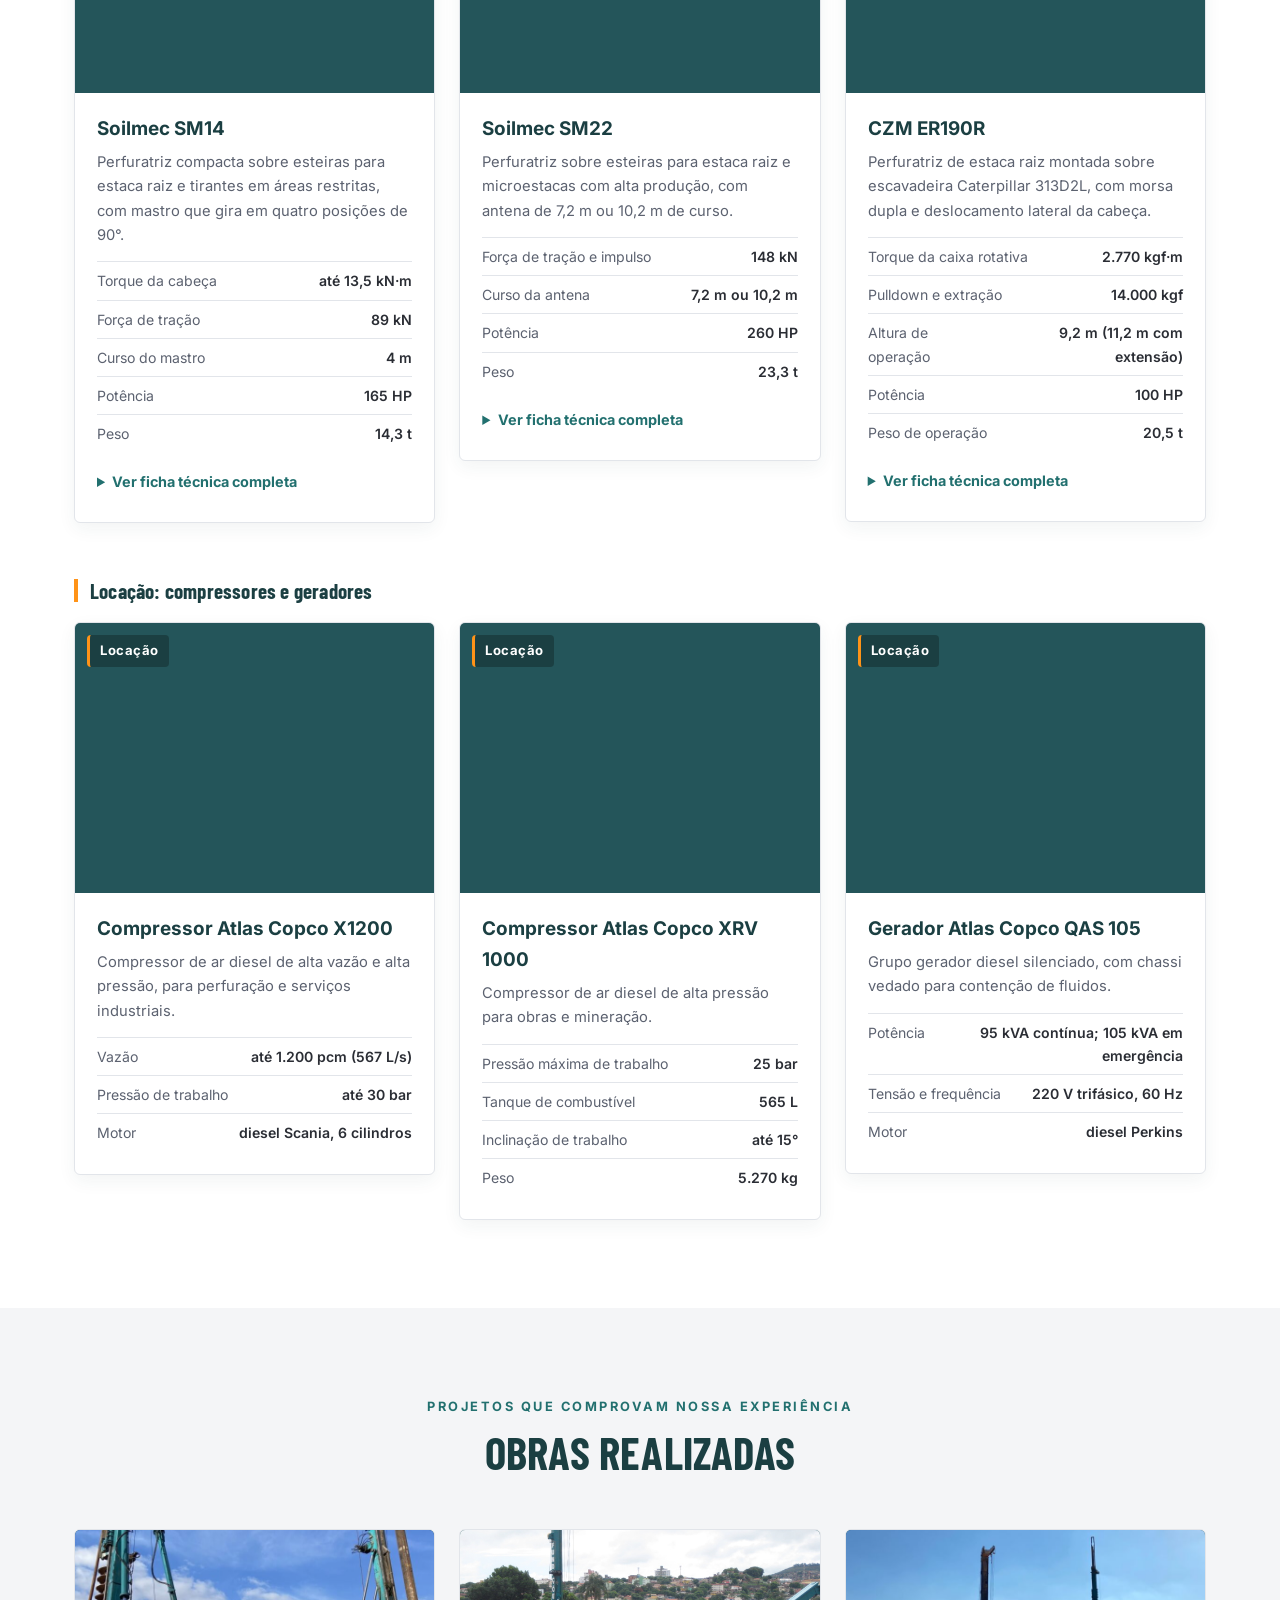
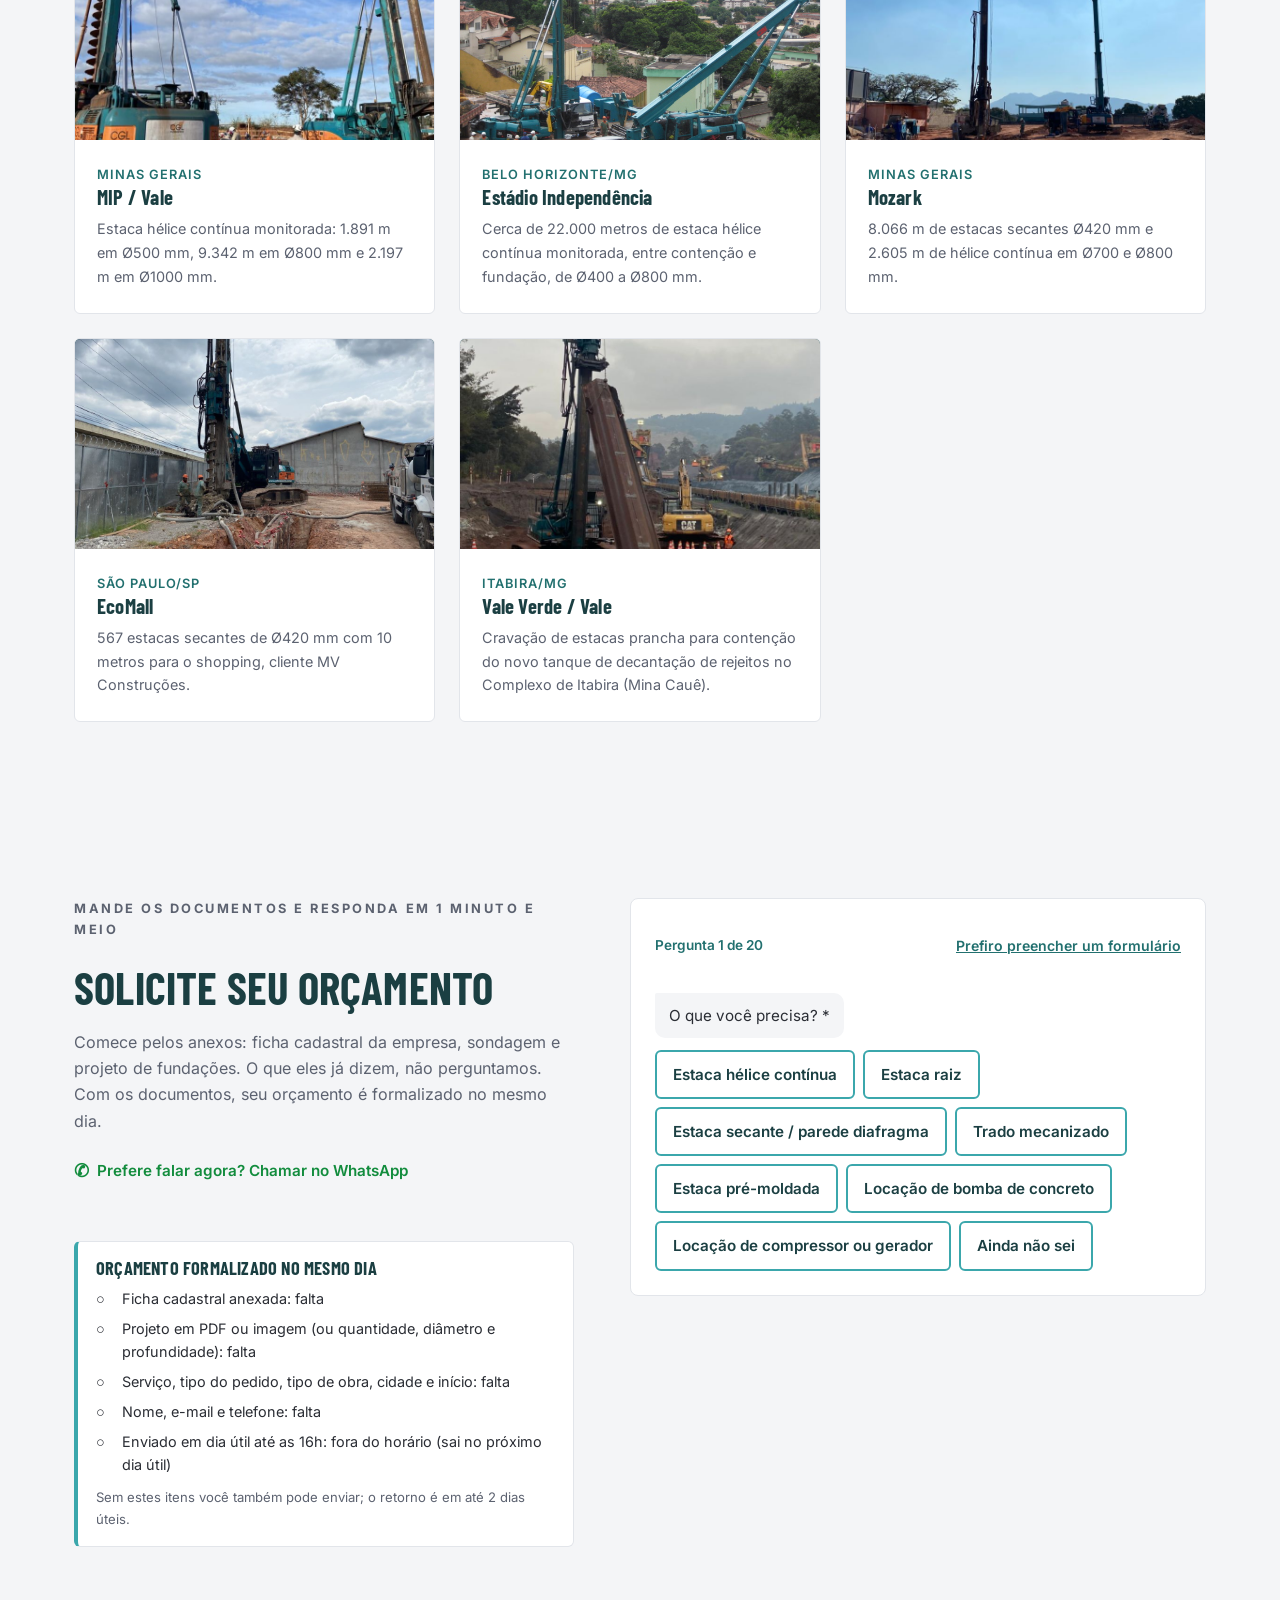
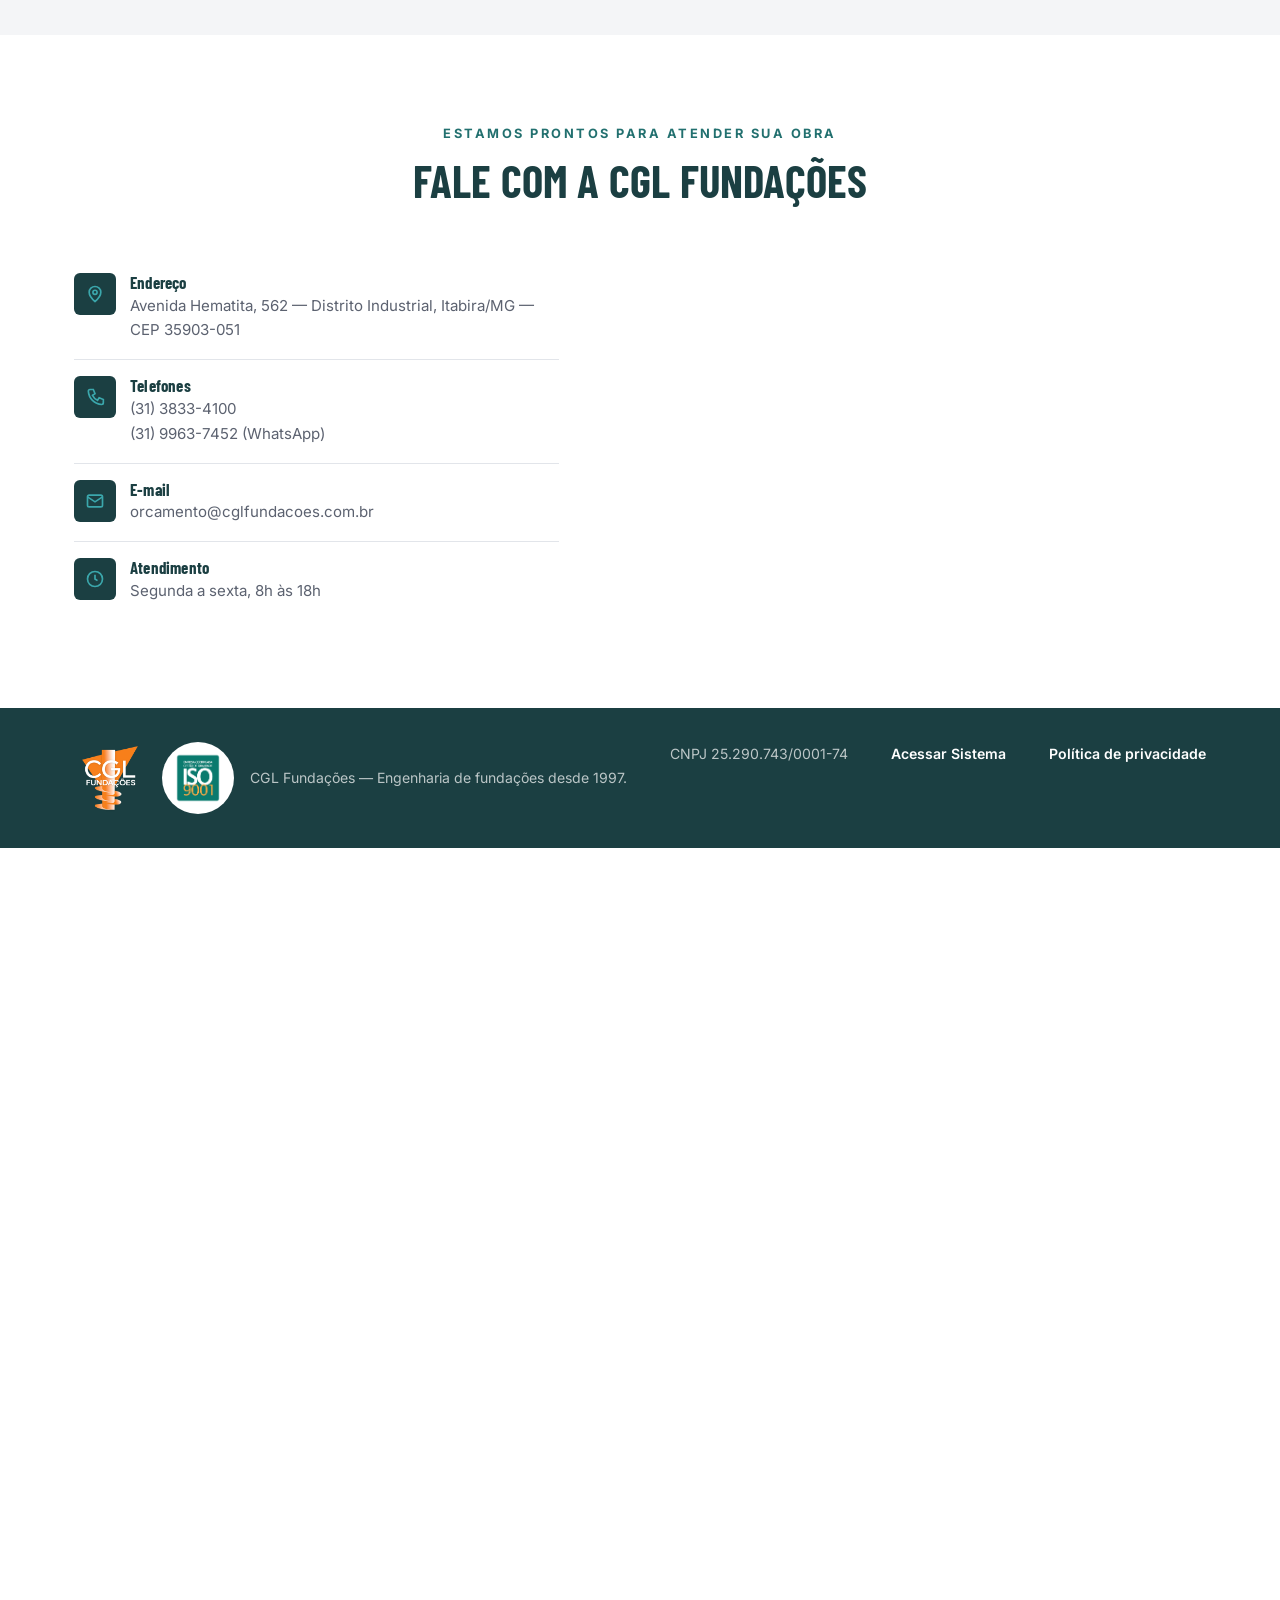
<file: portfolio/index.html>
<!DOCTYPE html>
<html lang="pt-BR">
<head>
  <meta charset="UTF-8" />
  <title>CGL Fundações</title>
  <link rel="canonical" href="https://cglfundacoes.com.br/" />
  <meta http-equiv="refresh" content="0; url=../#obras" />
  <meta name="robots" content="noindex, follow" />
</head>
<body>
  <p>Esta página mudou de lugar. <a href="../#obras">Abrir CGL Fundações</a>.</p>
</body>
</html>
</file>
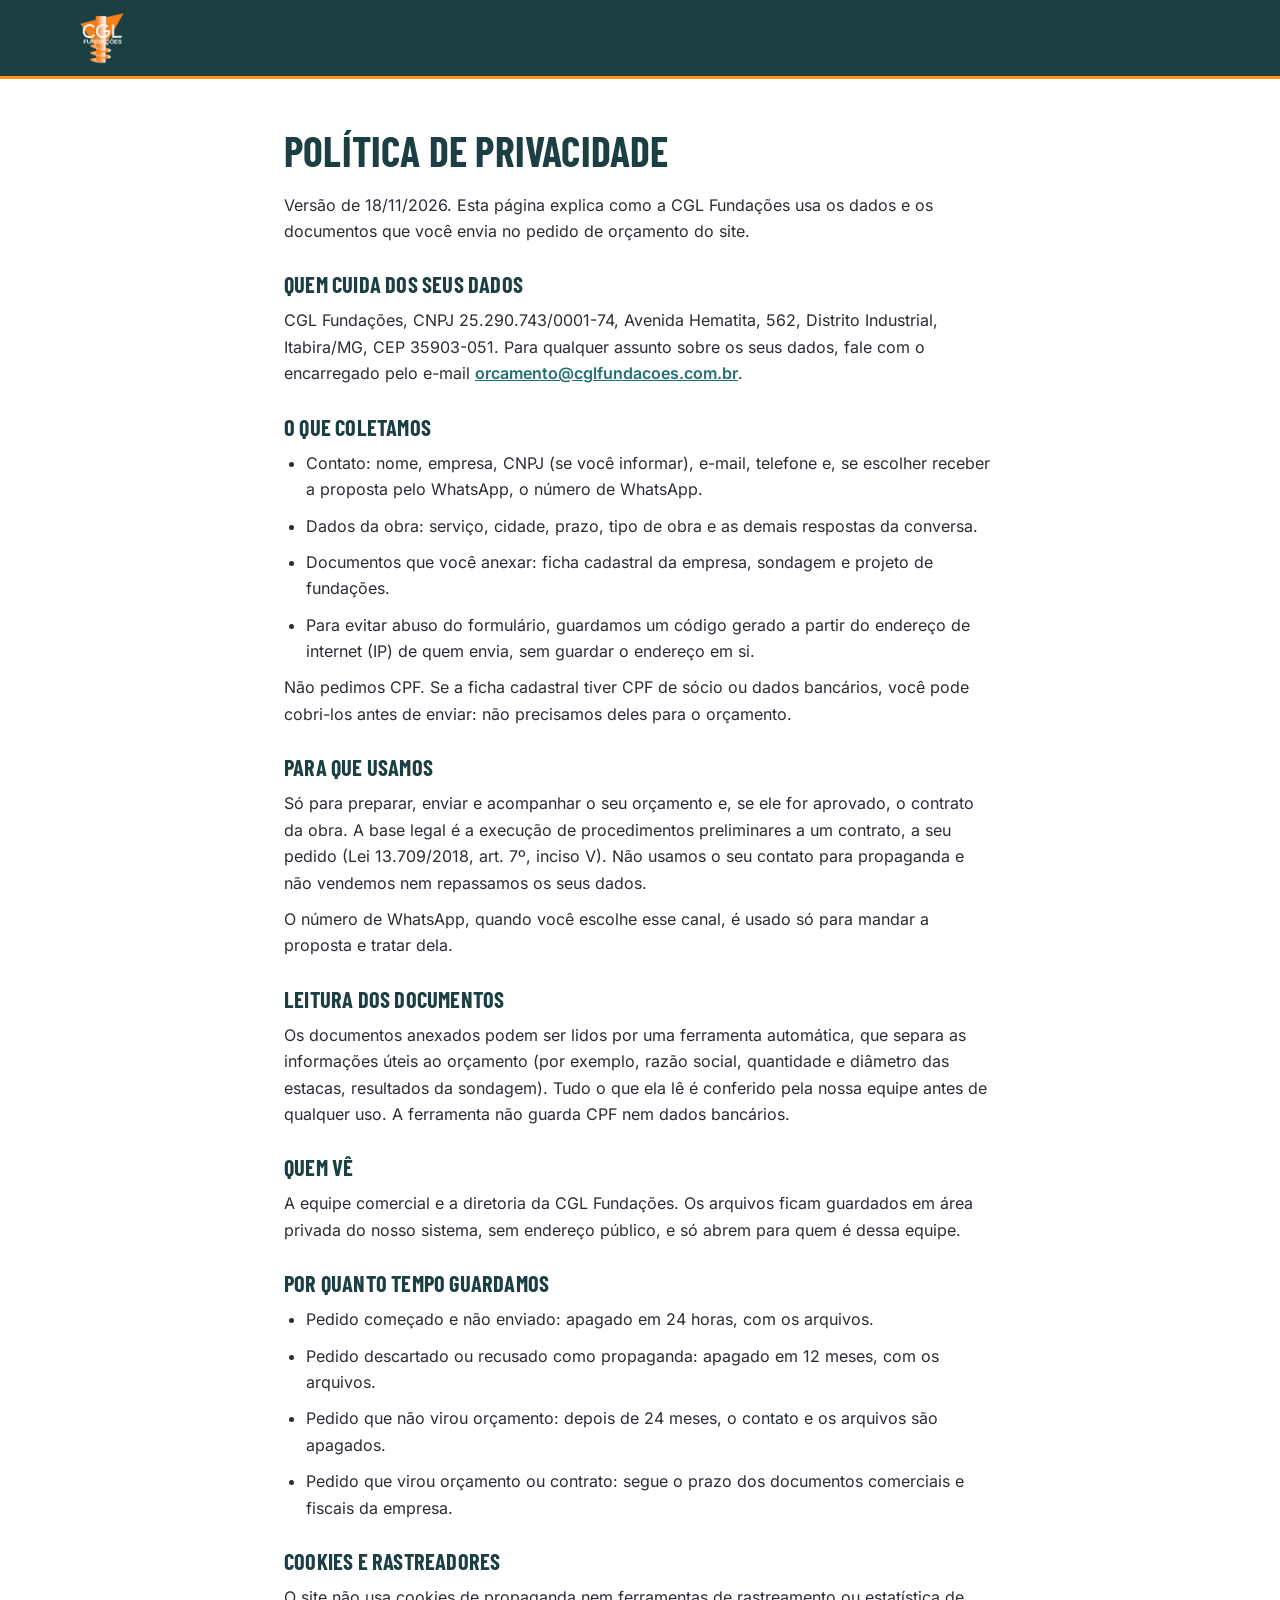
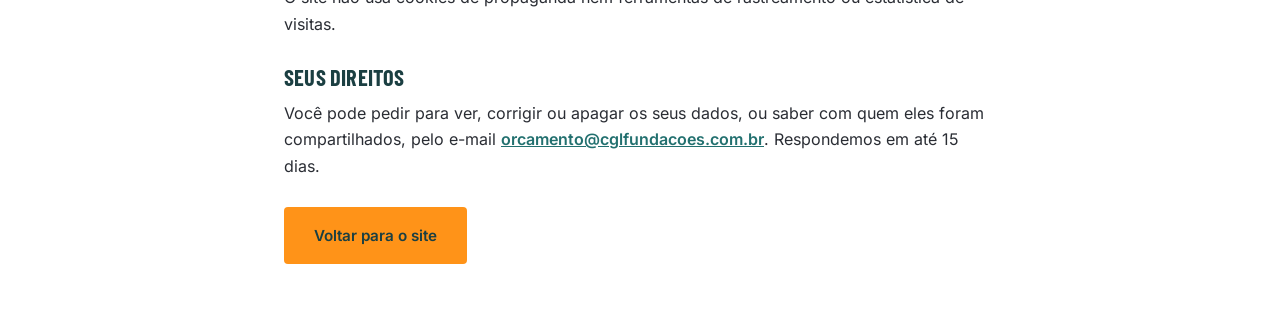
<file: privacidade/index.html>
<!DOCTYPE html>
<html lang="pt-BR">
<head>
  <meta charset="UTF-8" />
  <meta name="viewport" content="width=device-width, initial-scale=1.0" />
  <title>Política de privacidade — CGL Fundações</title>
  <meta name="description" content="Como a CGL Fundações usa os dados e documentos enviados no pedido de orçamento do site." />
  <link rel="canonical" href="https://cglfundacoes.com.br/privacidade/" />
  <link rel="icon" href="../imagens/favicon-32.png" sizes="32x32" type="image/png" />
  <link rel="stylesheet" href="../css/fontes/fontes.css" />
  <link rel="stylesheet" href="../css/estilo.css" />
</head>
<body>
  <header class="cabecalho-simples">
    <div class="container"><a href="../" aria-label="Página inicial CGL Fundações"><img src="../imagens/logo-cgl-branco.png" alt="CGL Fundações" width="56" height="56" /></a></div>
  </header>
  <main class="pagina-simples">
    <h1>Política de privacidade</h1>
    <p>Versão de 18/11/2026. Esta página explica como a CGL Fundações usa os dados e os documentos que você envia no
      pedido de orçamento do site.</p>

    <h2>Quem cuida dos seus dados</h2>
    <p>CGL Fundações, CNPJ 25.290.743/0001-74, Avenida Hematita, 562, Distrito Industrial, Itabira/MG, CEP 35903-051.
      Para qualquer assunto sobre os seus dados, fale com o encarregado pelo e-mail
      <a href="mailto:orcamento@cglfundacoes.com.br">orcamento@cglfundacoes.com.br</a>.</p>

    <h2>O que coletamos</h2>
    <ul>
      <li>Contato: nome, empresa, CNPJ (se você informar), e-mail, telefone e, se escolher receber a proposta pelo
        WhatsApp, o número de WhatsApp.</li>
      <li>Dados da obra: serviço, cidade, prazo, tipo de obra e as demais respostas da conversa.</li>
      <li>Documentos que você anexar: ficha cadastral da empresa, sondagem e projeto de fundações.</li>
      <li>Para evitar abuso do formulário, guardamos um código gerado a partir do endereço de internet (IP) de quem
        envia, sem guardar o endereço em si.</li>
    </ul>
    <p>Não pedimos CPF. Se a ficha cadastral tiver CPF de sócio ou dados bancários, você pode cobri-los antes de
      enviar: não precisamos deles para o orçamento.</p>

    <h2>Para que usamos</h2>
    <p>Só para preparar, enviar e acompanhar o seu orçamento e, se ele for aprovado, o contrato da obra. A base legal é a
      execução de procedimentos preliminares a um contrato, a seu pedido (Lei 13.709/2018, art. 7º, inciso V).
      Não usamos o seu contato para propaganda e não vendemos nem repassamos os seus dados.</p>
    <p>O número de WhatsApp, quando você escolhe esse canal, é usado só para mandar a proposta e tratar dela.</p>

    <h2>Leitura dos documentos</h2>
    <p>Os documentos anexados podem ser lidos por uma ferramenta automática, que separa as informações úteis ao
      orçamento (por exemplo, razão social, quantidade e diâmetro das estacas, resultados da sondagem). Tudo o que ela
      lê é conferido pela nossa equipe antes de qualquer uso. A ferramenta não guarda CPF nem dados bancários.</p>

    <h2>Quem vê</h2>
    <p>A equipe comercial e a diretoria da CGL Fundações. Os arquivos ficam guardados em área privada do nosso sistema,
      sem endereço público, e só abrem para quem é dessa equipe.</p>

    <h2>Por quanto tempo guardamos</h2>
    <ul>
      <li>Pedido começado e não enviado: apagado em 24 horas, com os arquivos.</li>
      <li>Pedido descartado ou recusado como propaganda: apagado em 12 meses, com os arquivos.</li>
      <li>Pedido que não virou orçamento: depois de 24 meses, o contato e os arquivos são apagados.</li>
      <li>Pedido que virou orçamento ou contrato: segue o prazo dos documentos comerciais e fiscais da empresa.</li>
    </ul>

    <h2>Cookies e rastreadores</h2>
    <p>O site não usa cookies de propaganda nem ferramentas de rastreamento ou estatística de visitas.</p>

    <h2>Seus direitos</h2>
    <p>Você pode pedir para ver, corrigir ou apagar os seus dados, ou saber com quem eles foram compartilhados, pelo
      e-mail <a href="mailto:orcamento@cglfundacoes.com.br">orcamento@cglfundacoes.com.br</a>. Respondemos em até 15 dias.</p>

    <a class="btn btn-accent" href="../">Voltar para o site</a>
  </main>
</body>
</html>
</file>
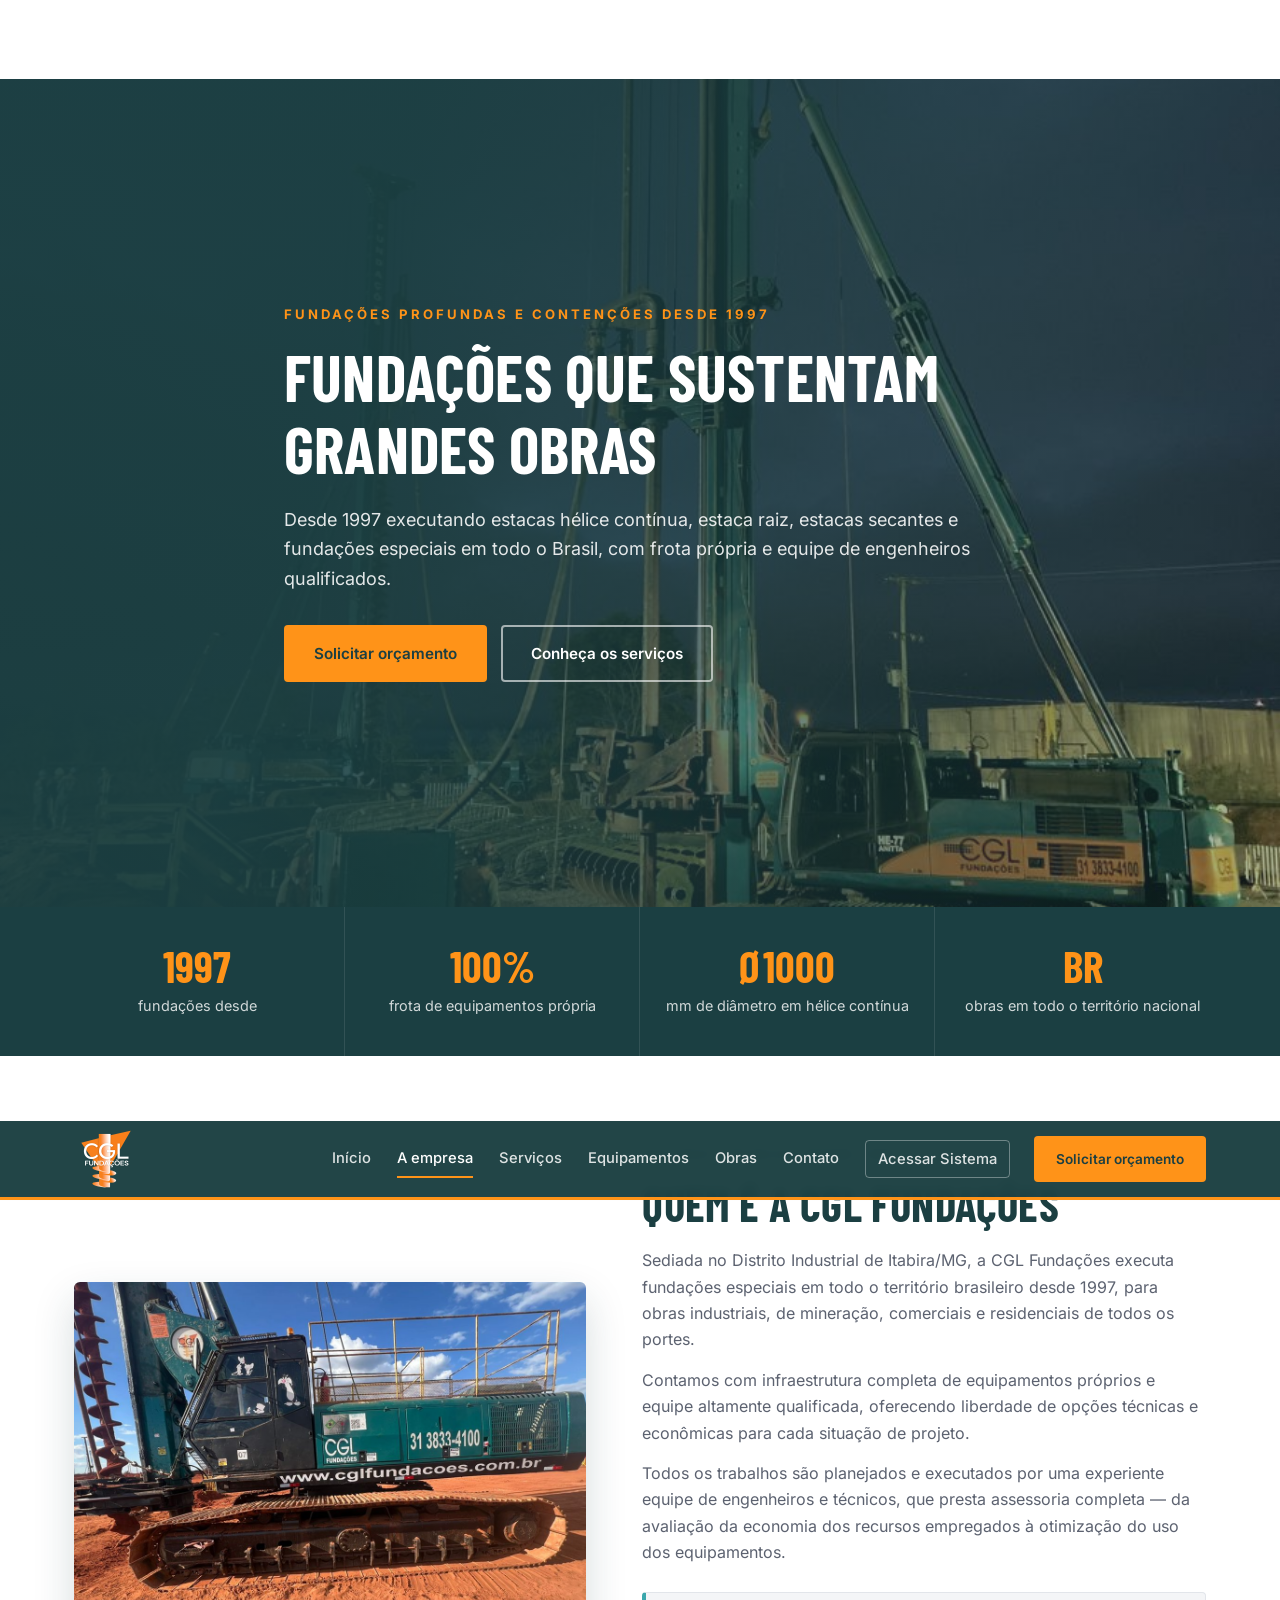
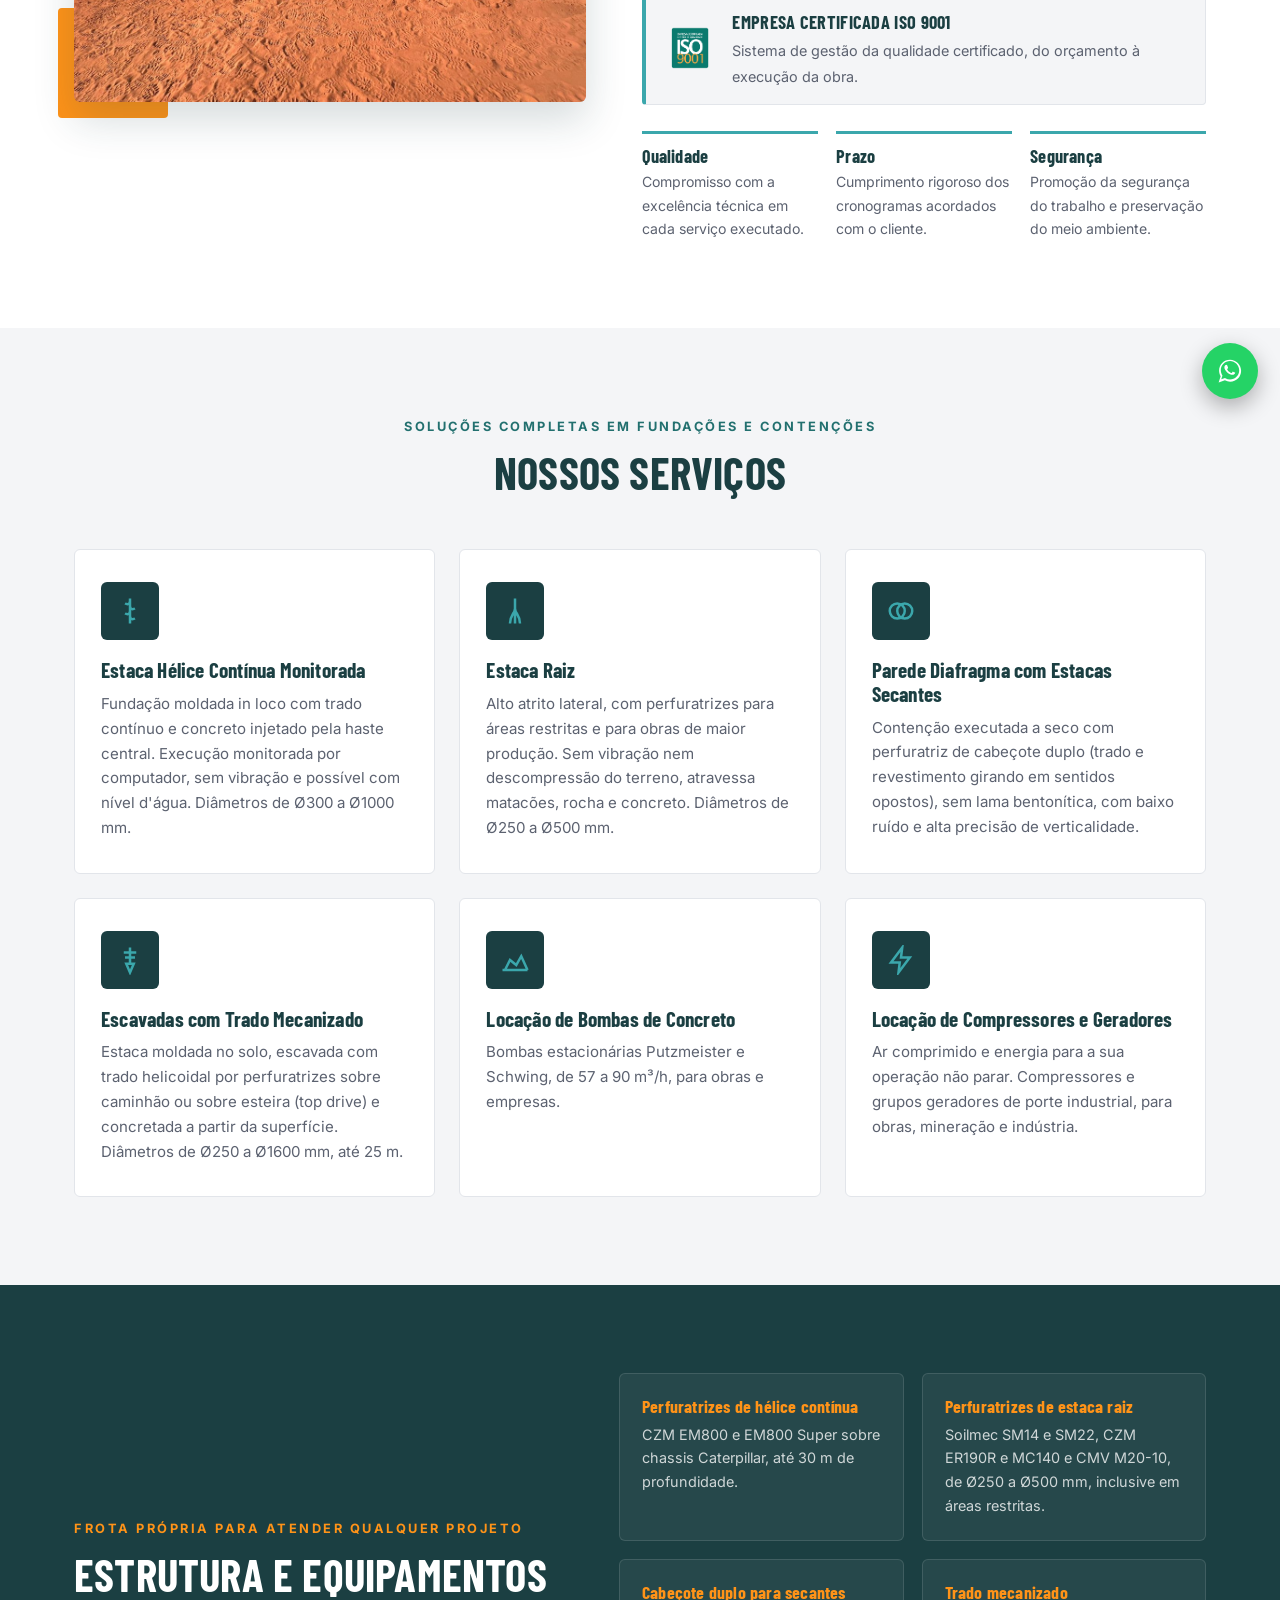
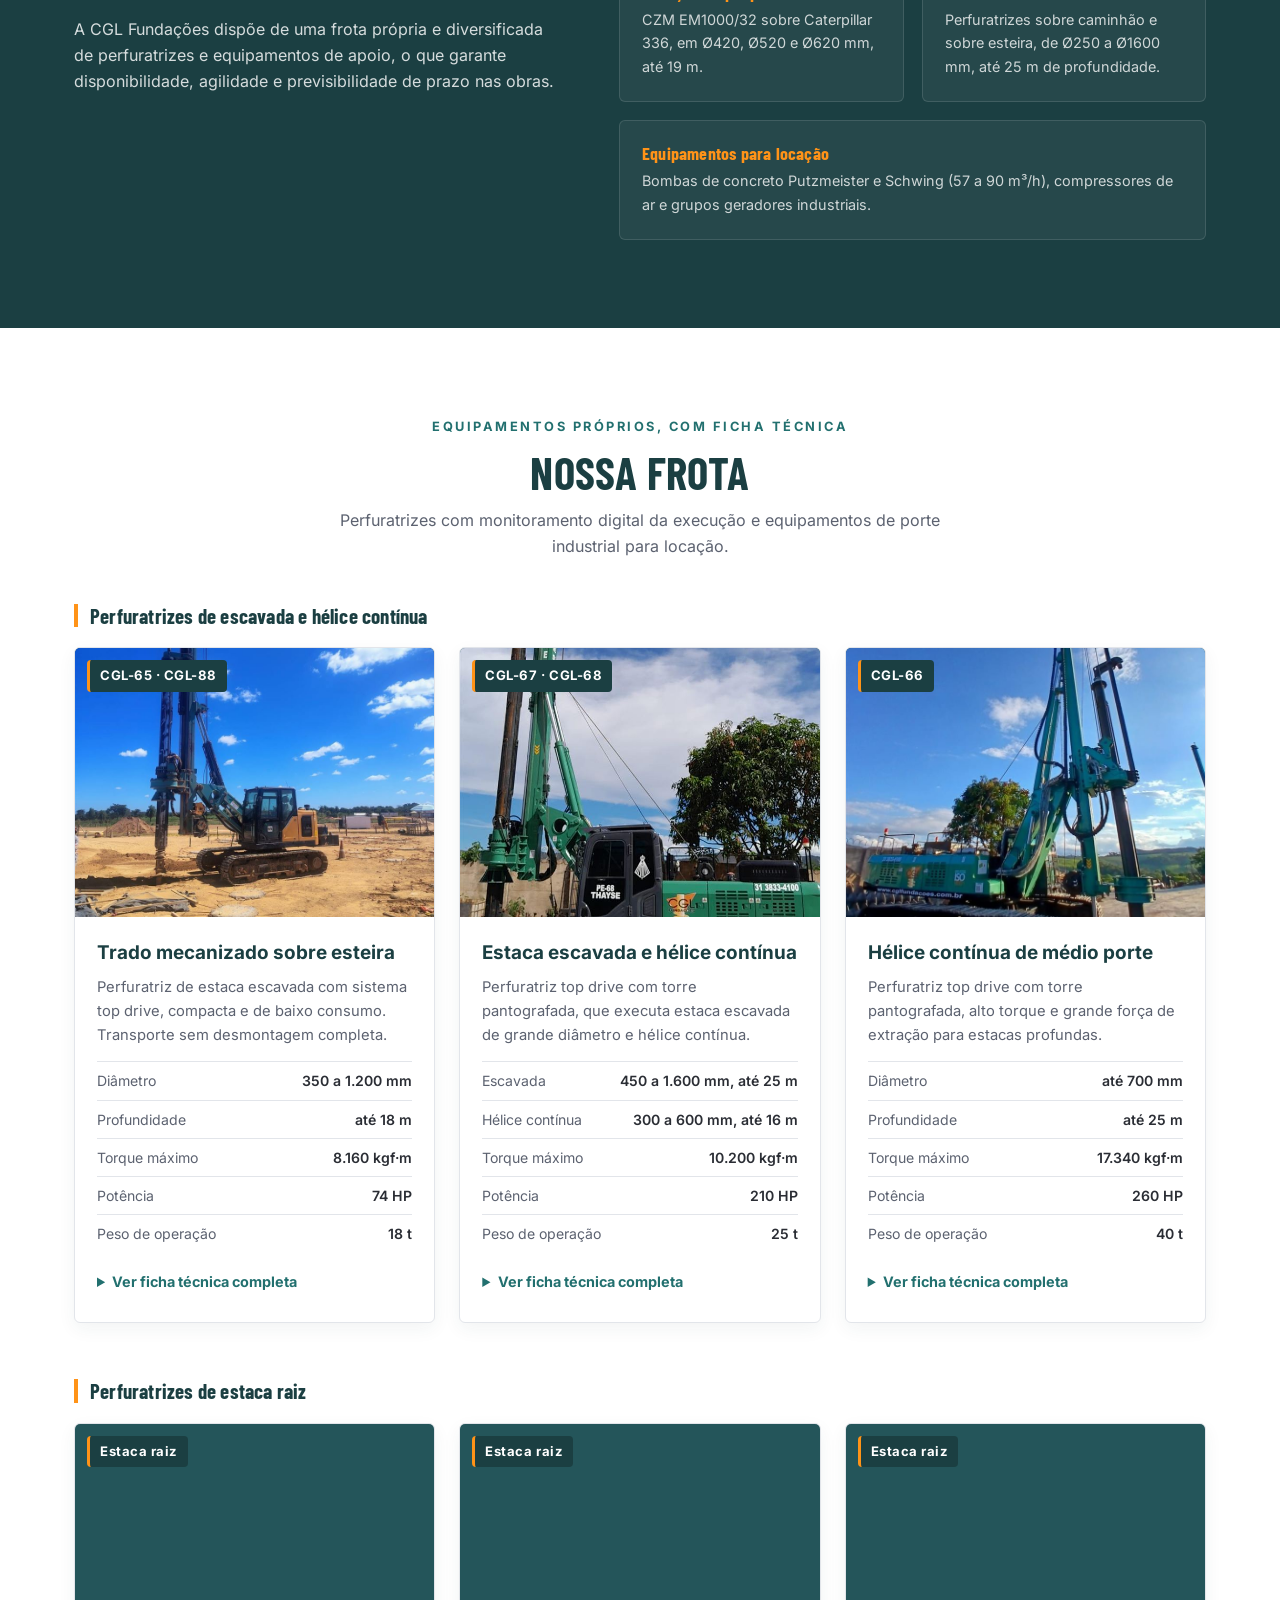
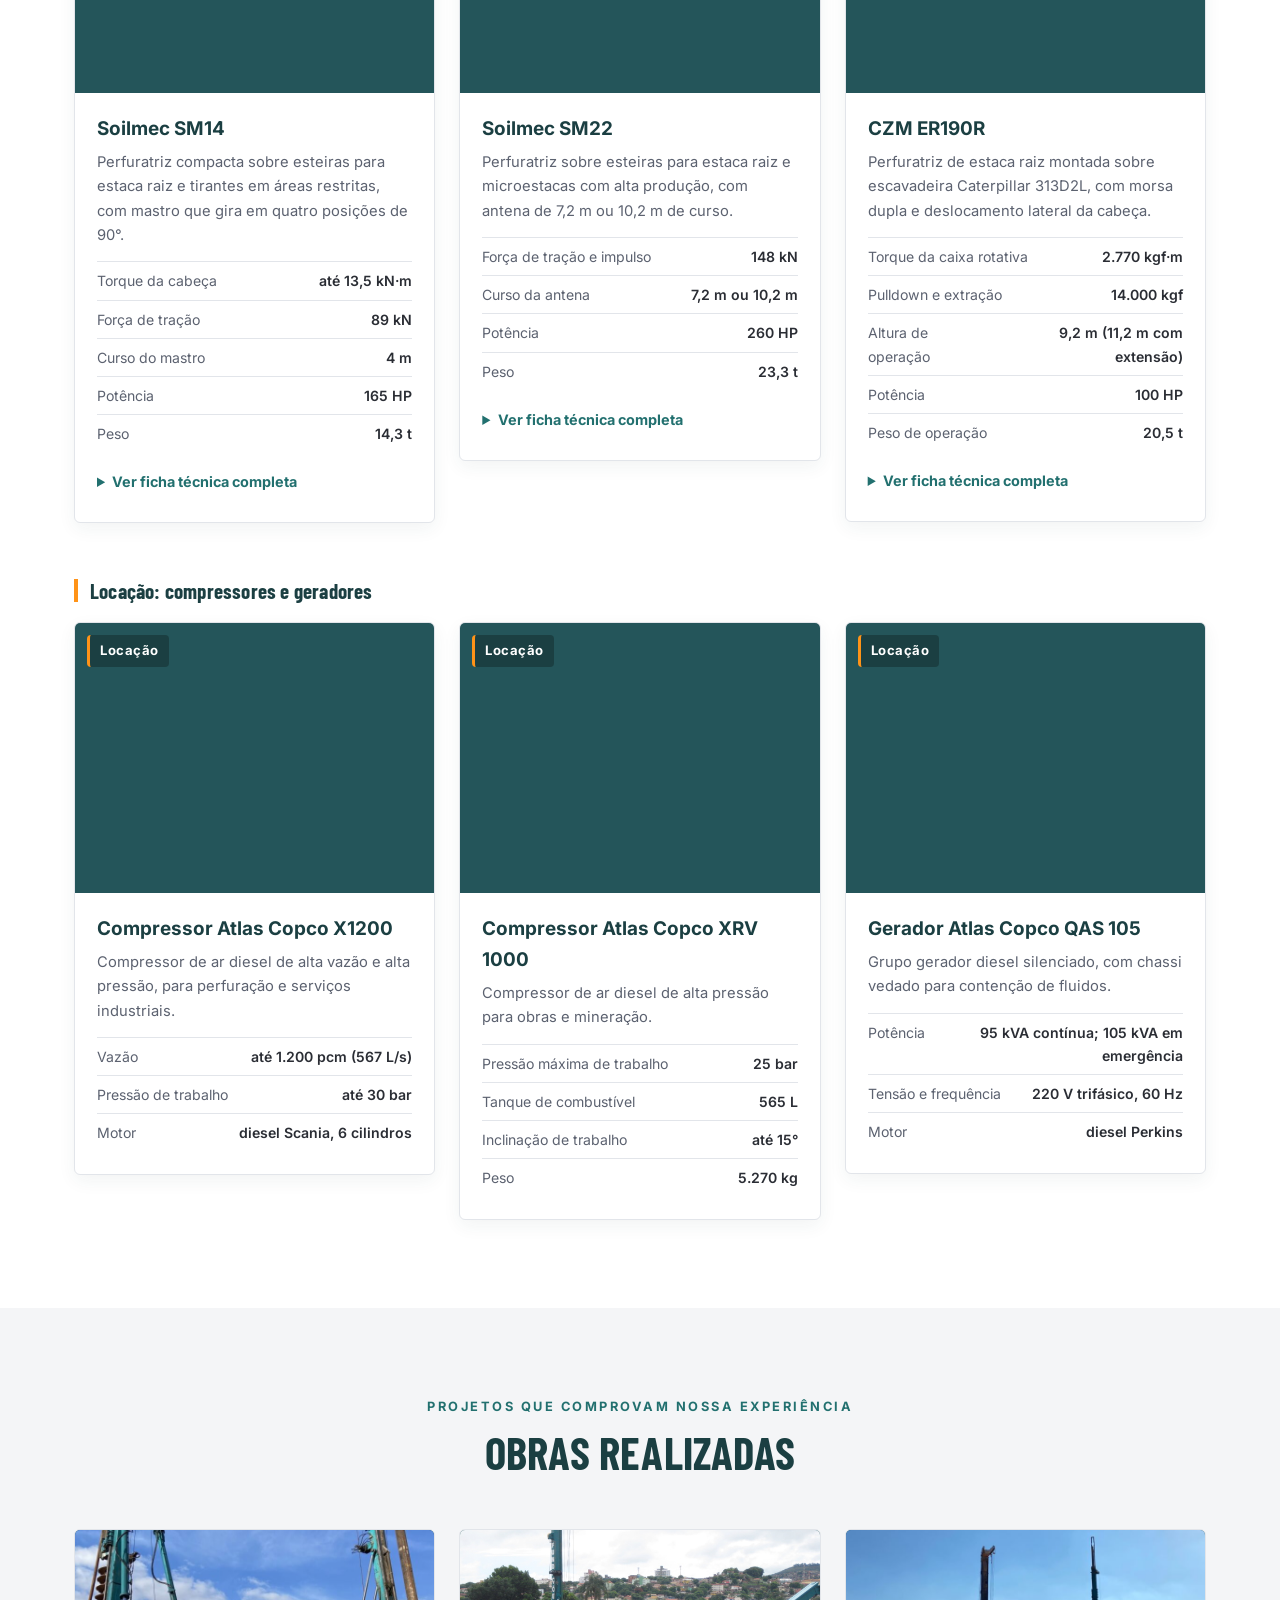
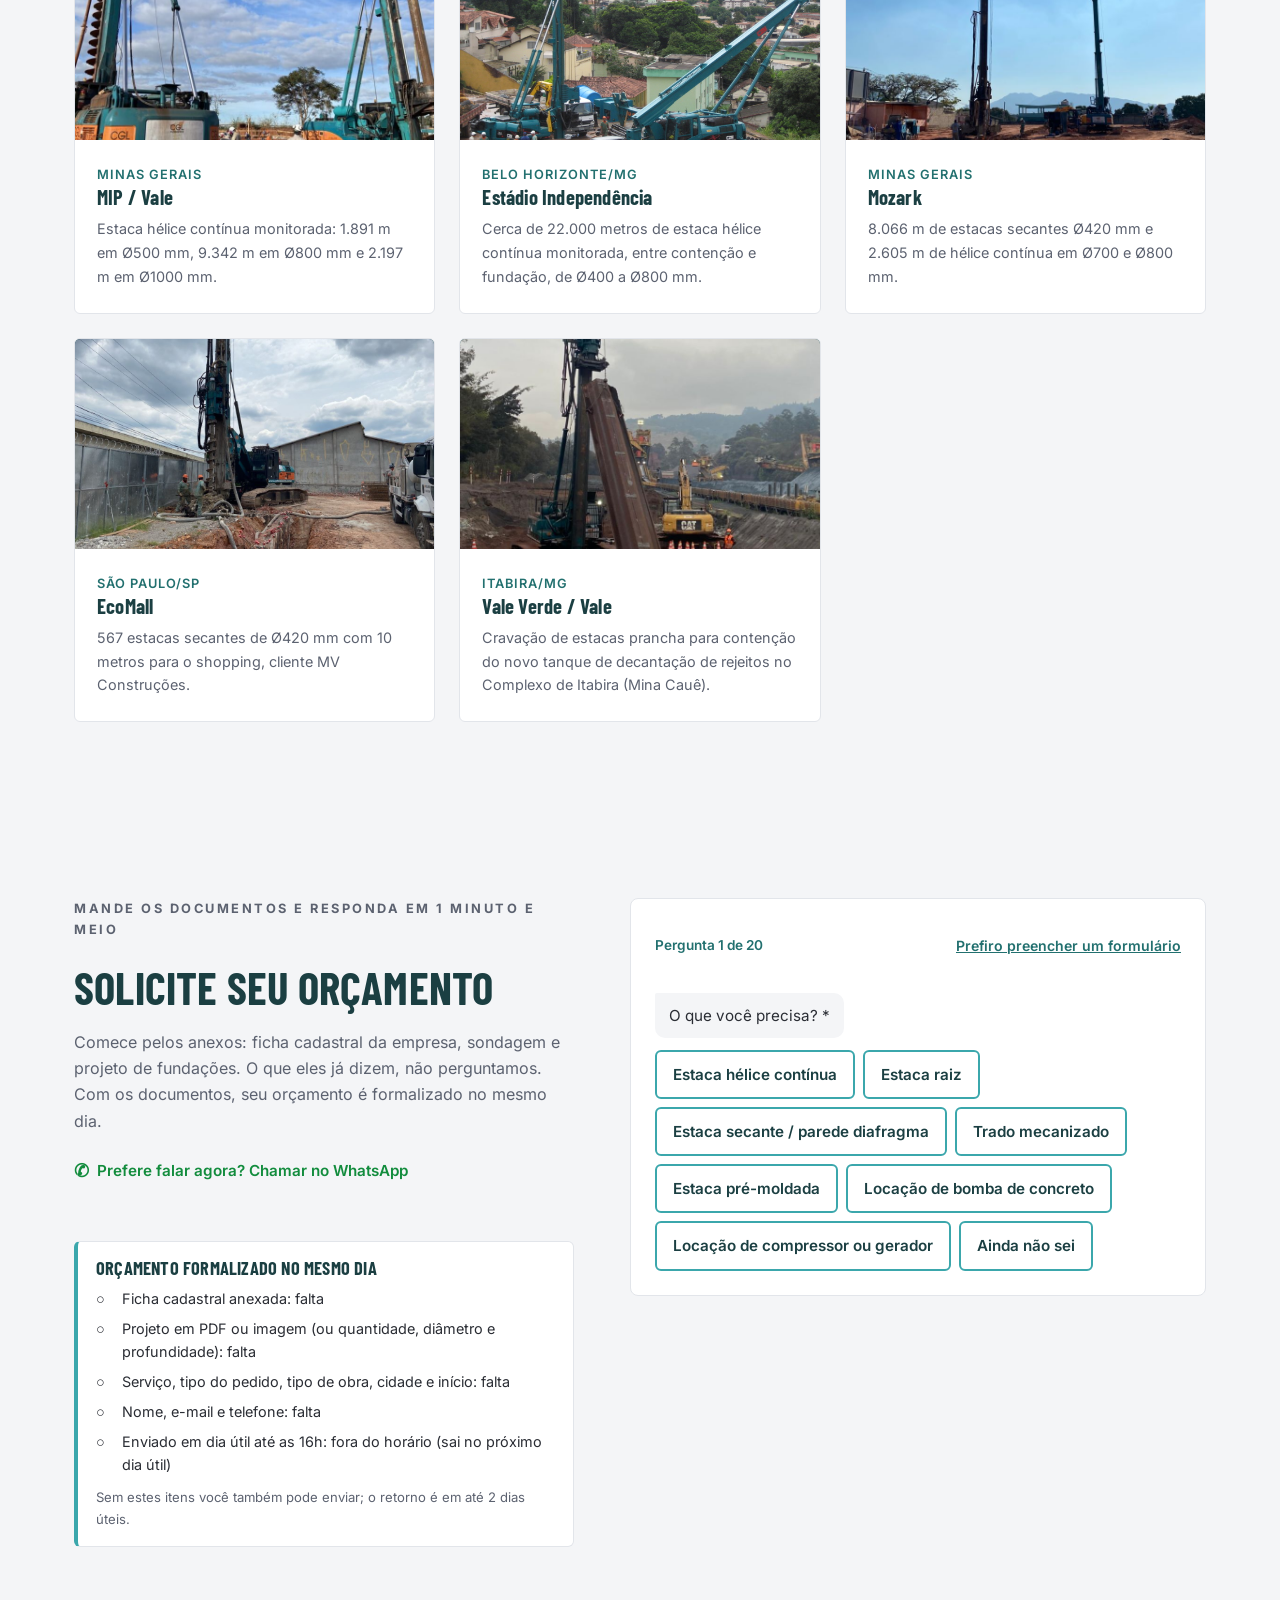
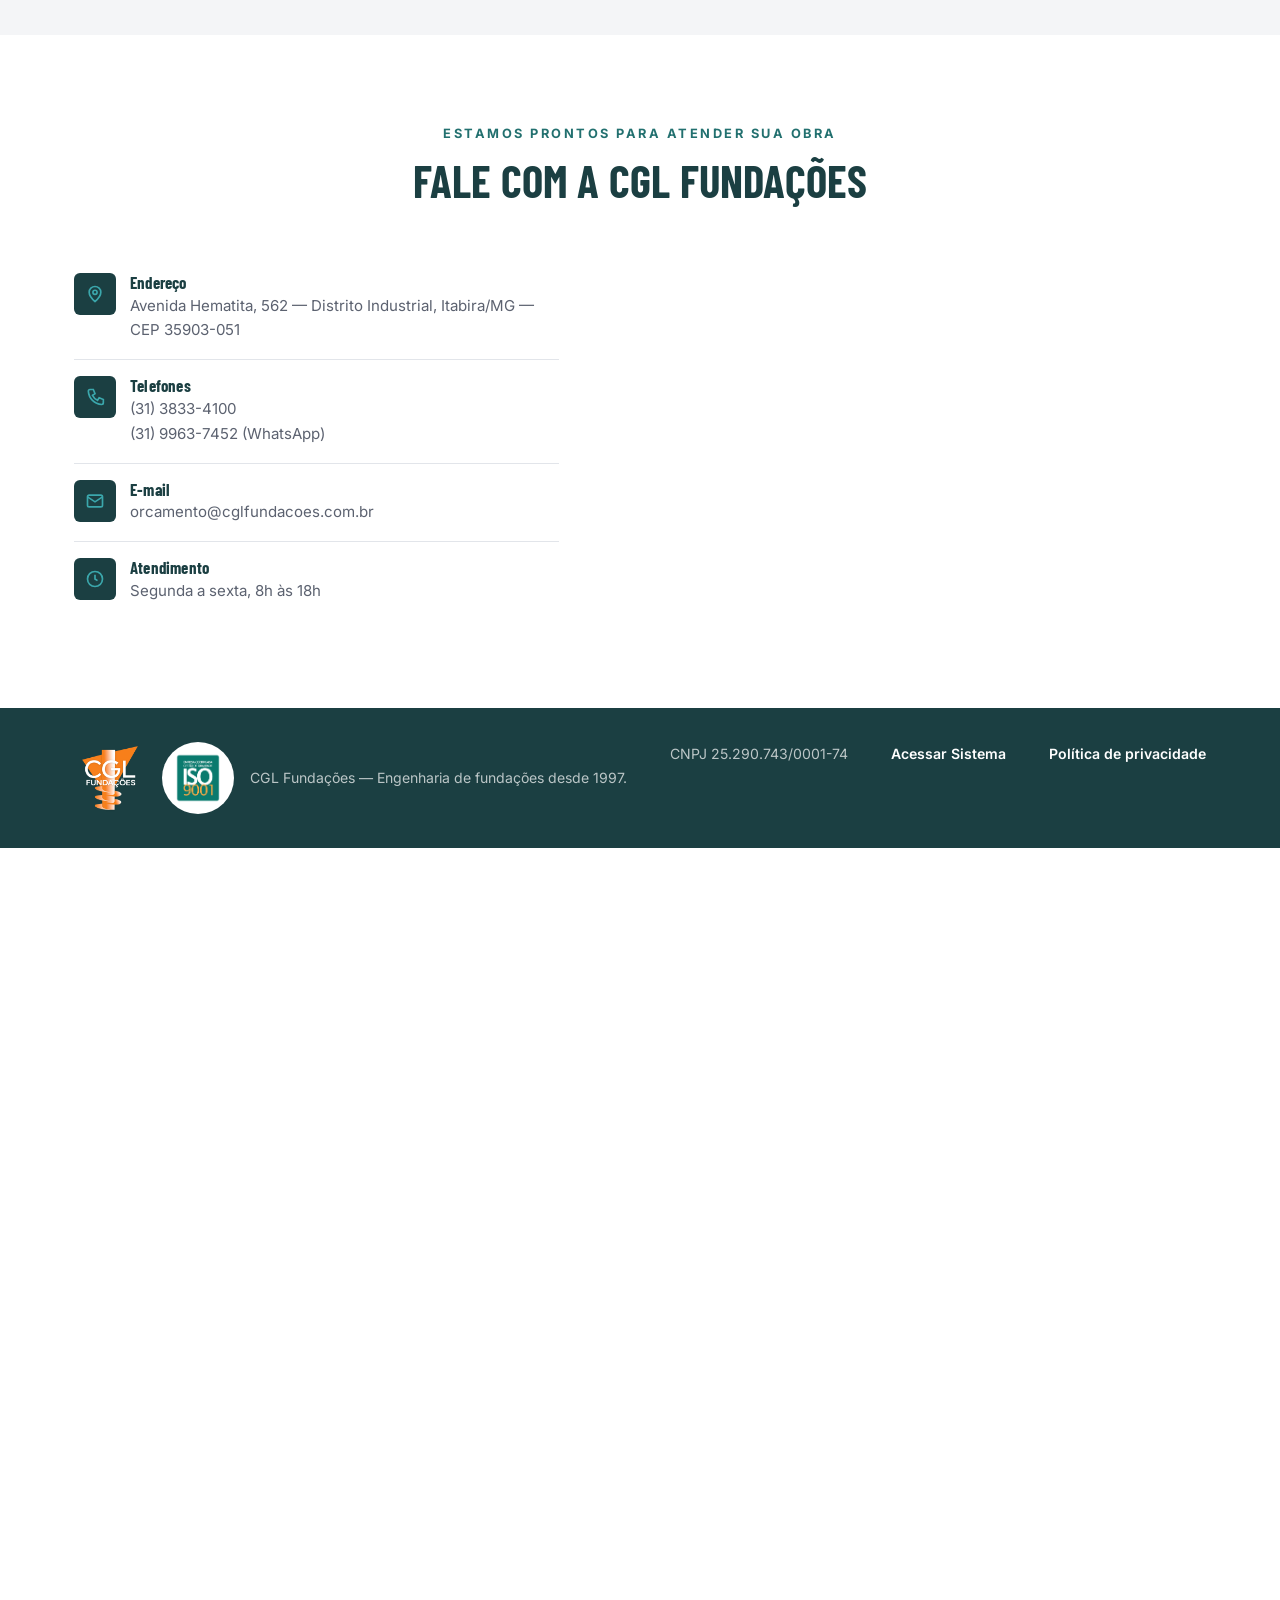
<file: serviços/index.html>
<!DOCTYPE html>
<html lang="pt-BR">
<head>
  <meta charset="UTF-8" />
  <title>CGL Fundações</title>
  <link rel="canonical" href="https://cglfundacoes.com.br/" />
  <meta http-equiv="refresh" content="0; url=../#servicos" />
  <meta name="robots" content="noindex, follow" />
</head>
<body>
  <p>Esta página mudou de lugar. <a href="../#servicos">Abrir CGL Fundações</a>.</p>
</body>
</html>
</file>
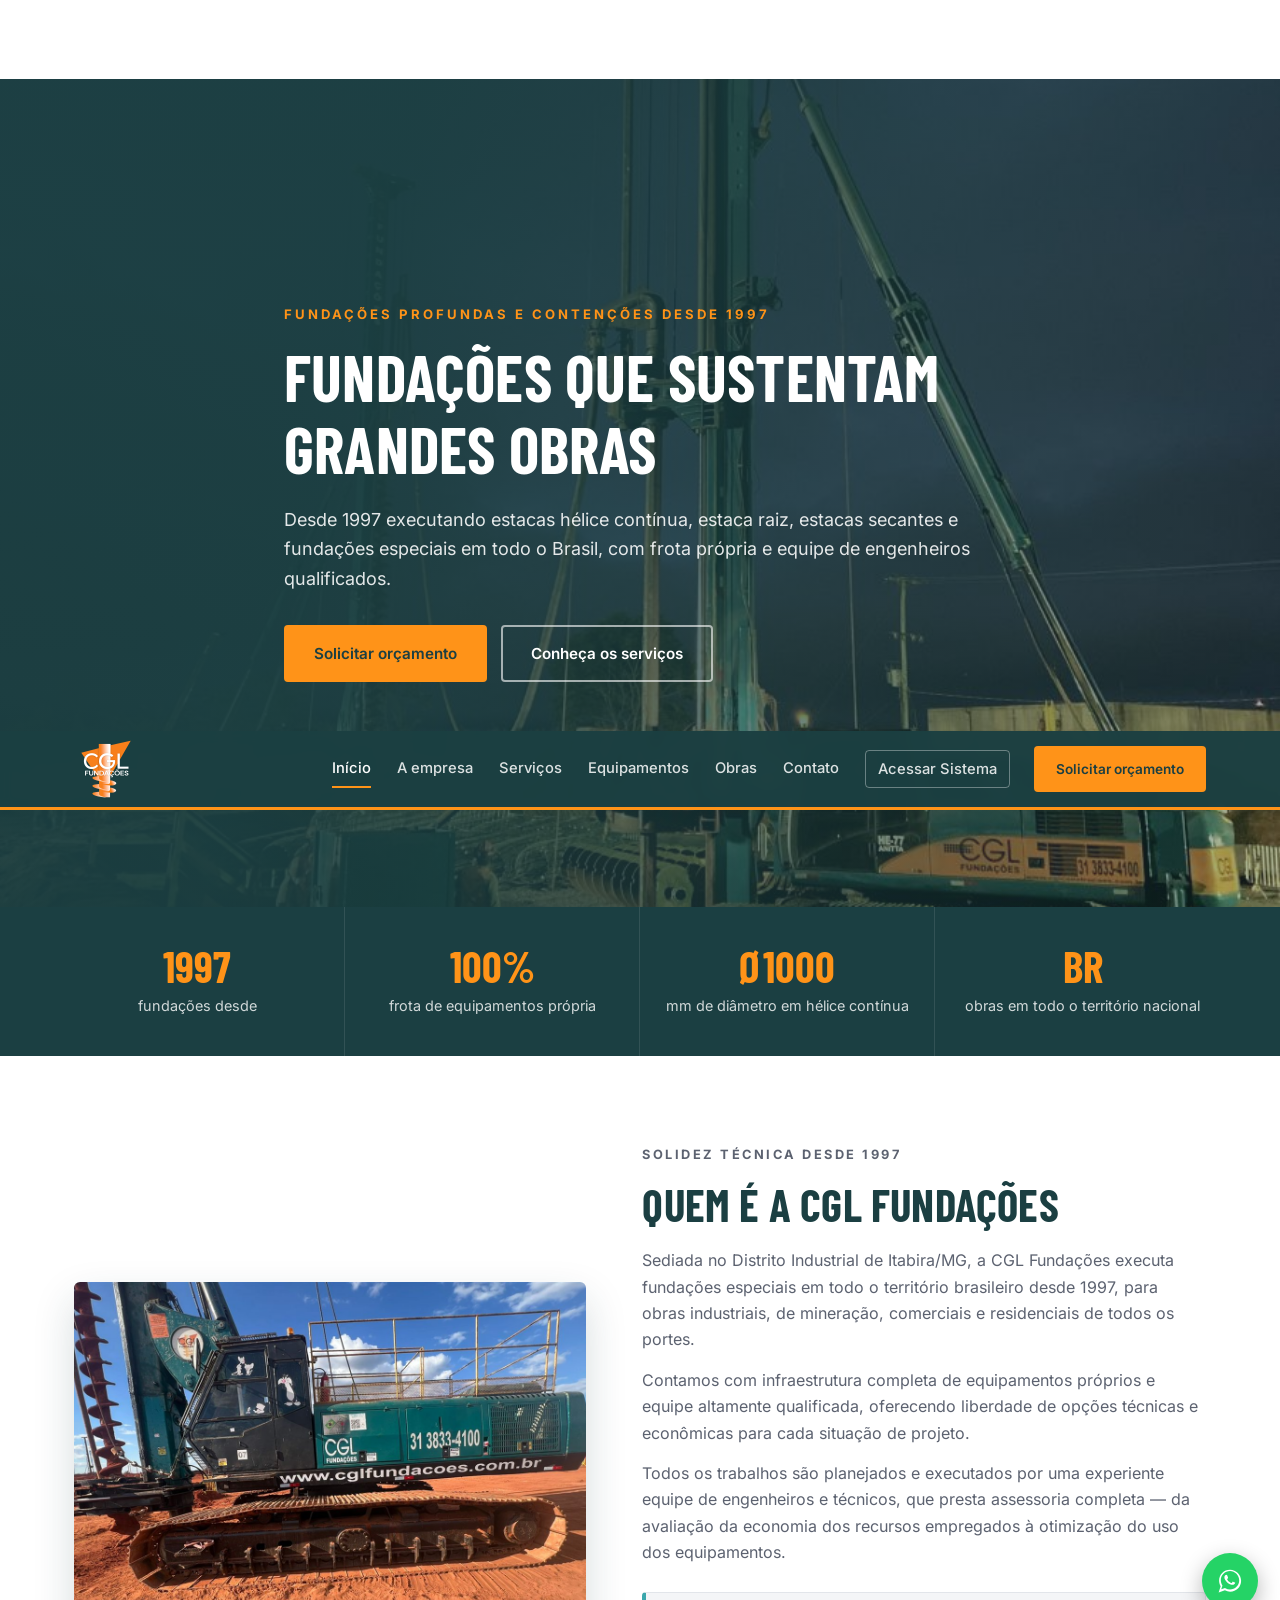
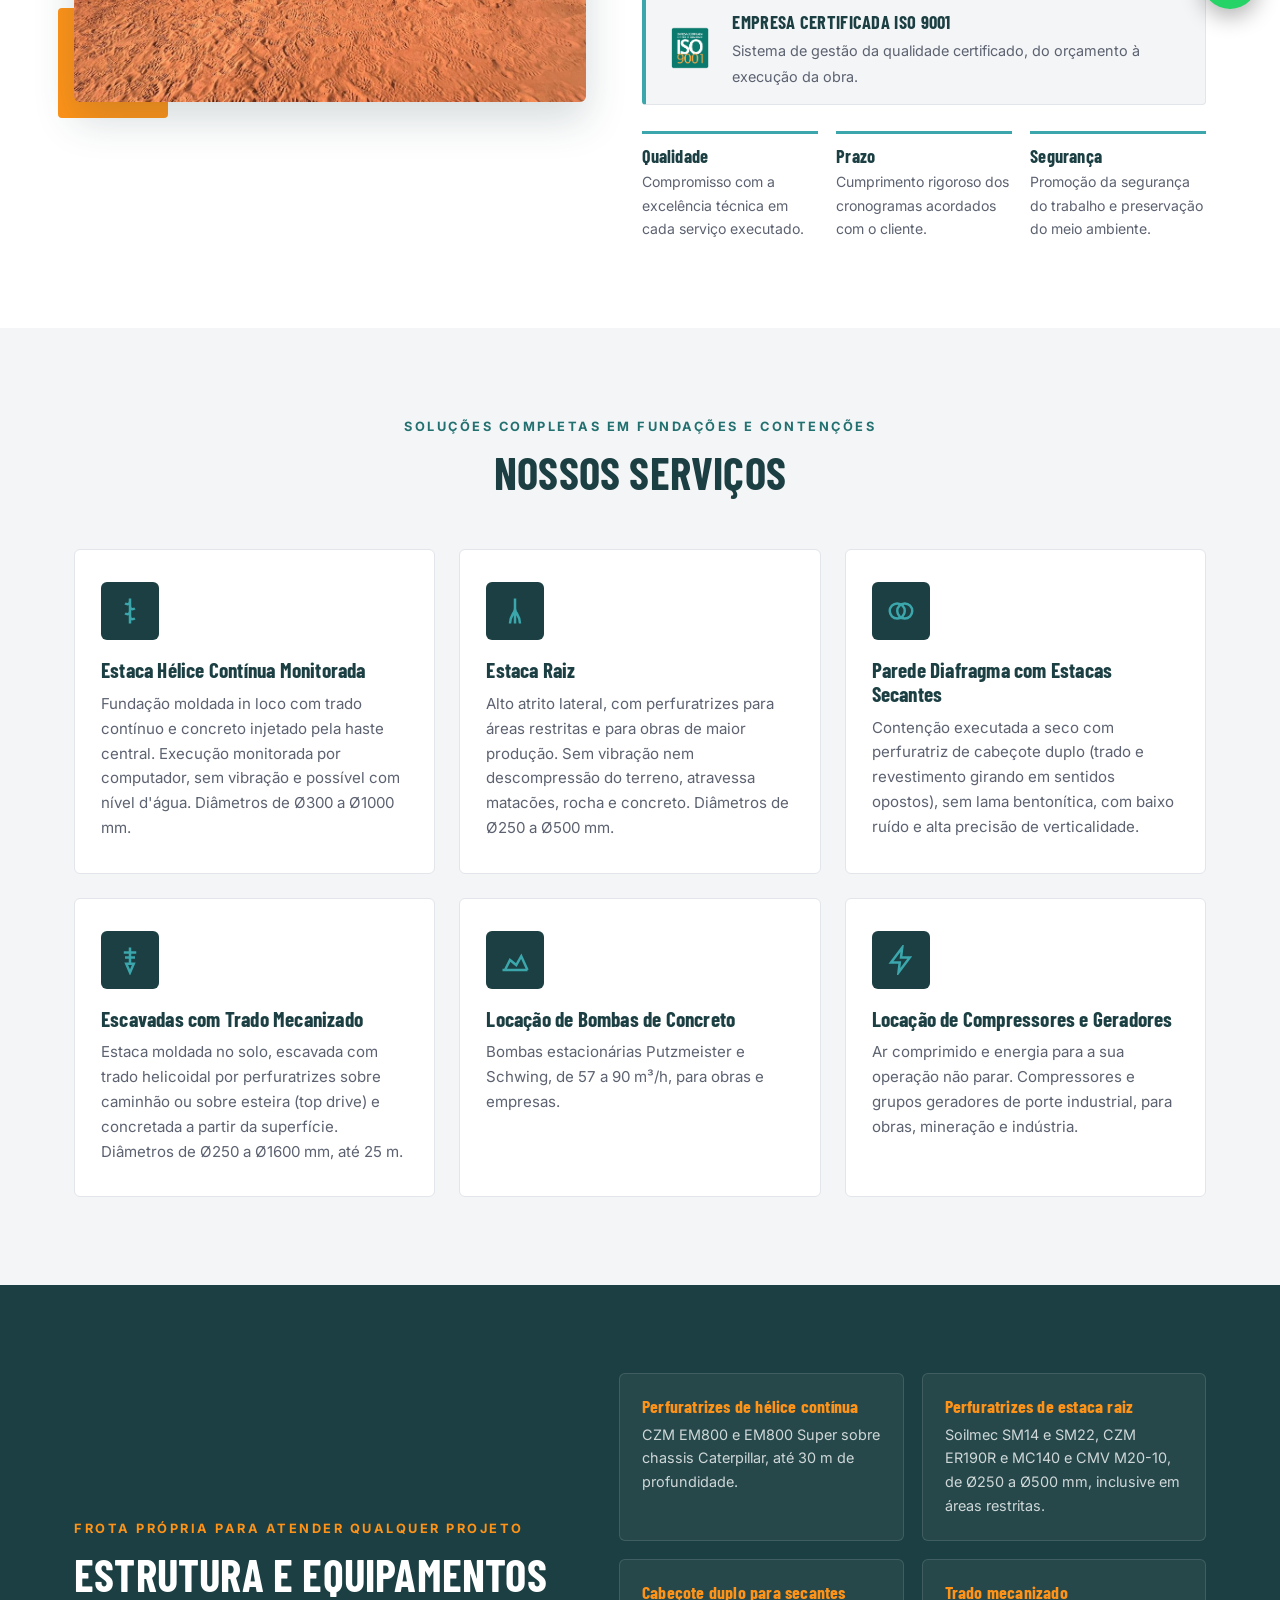
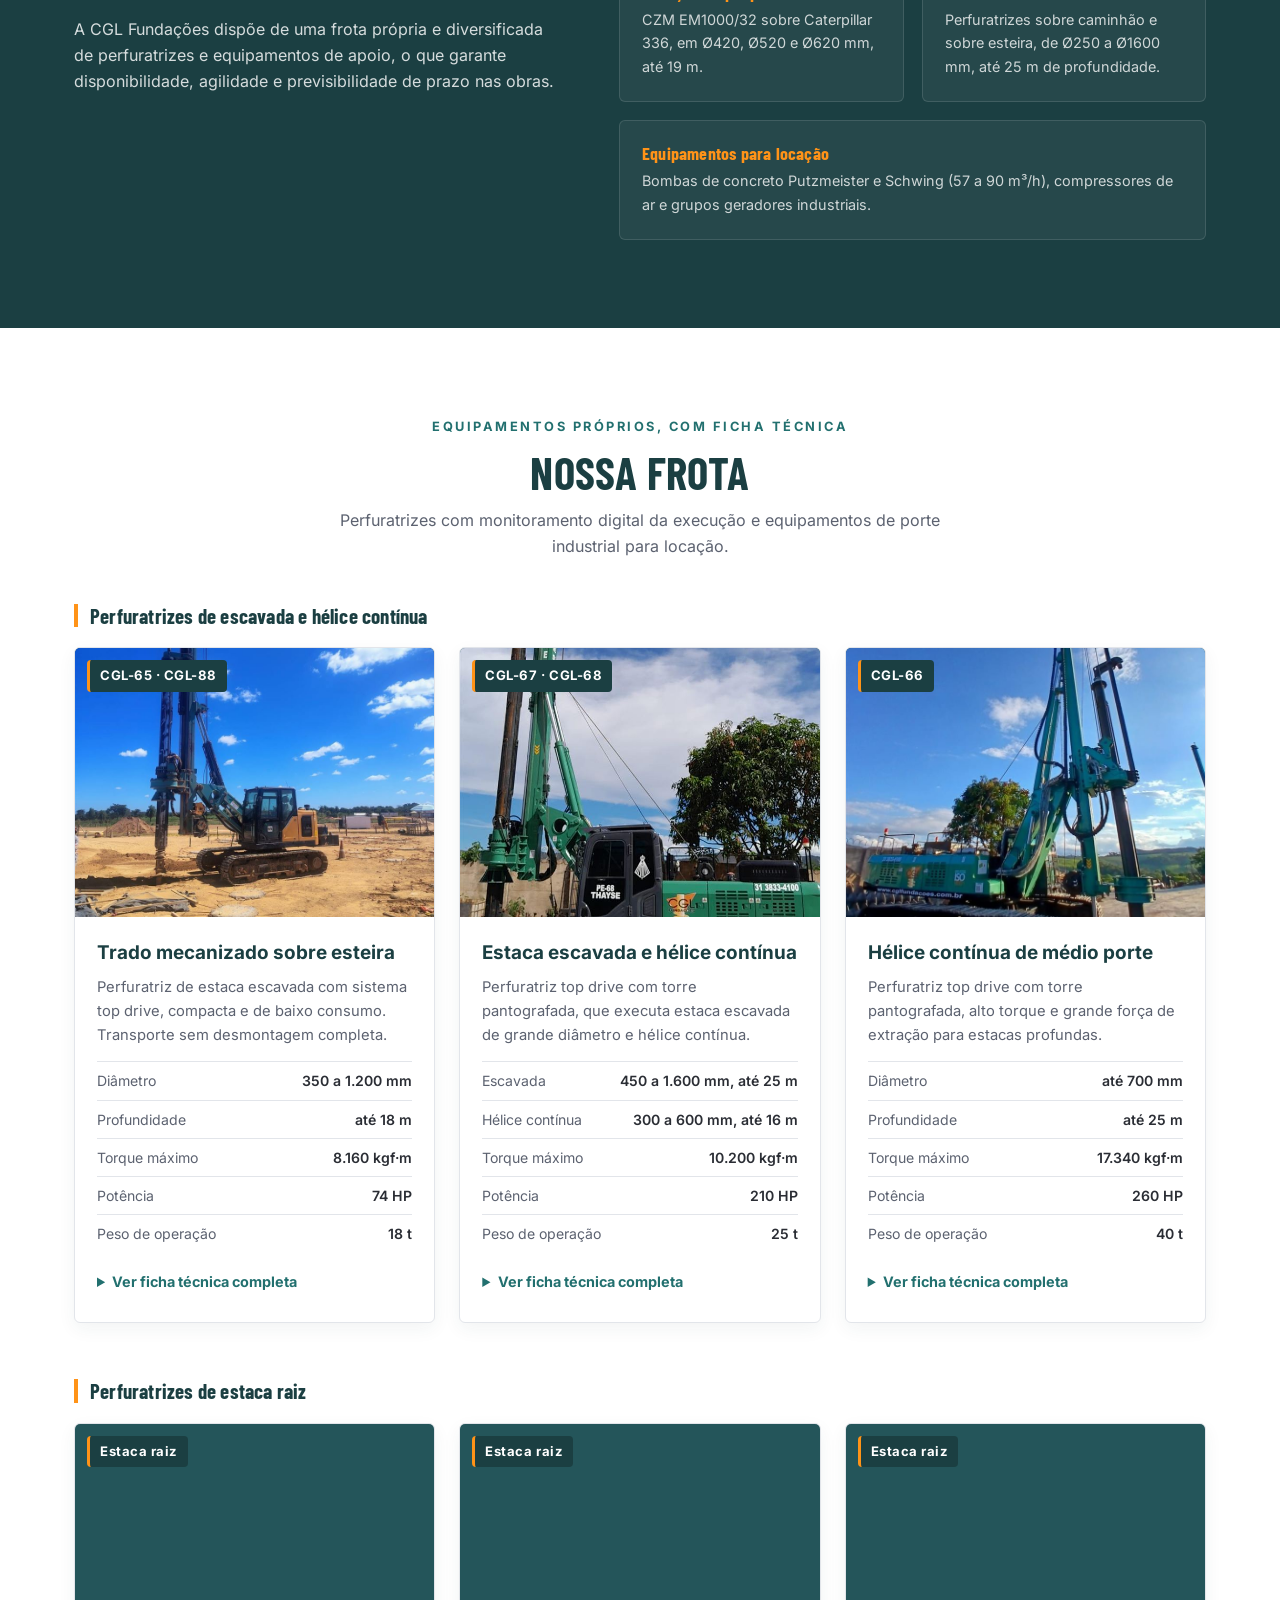
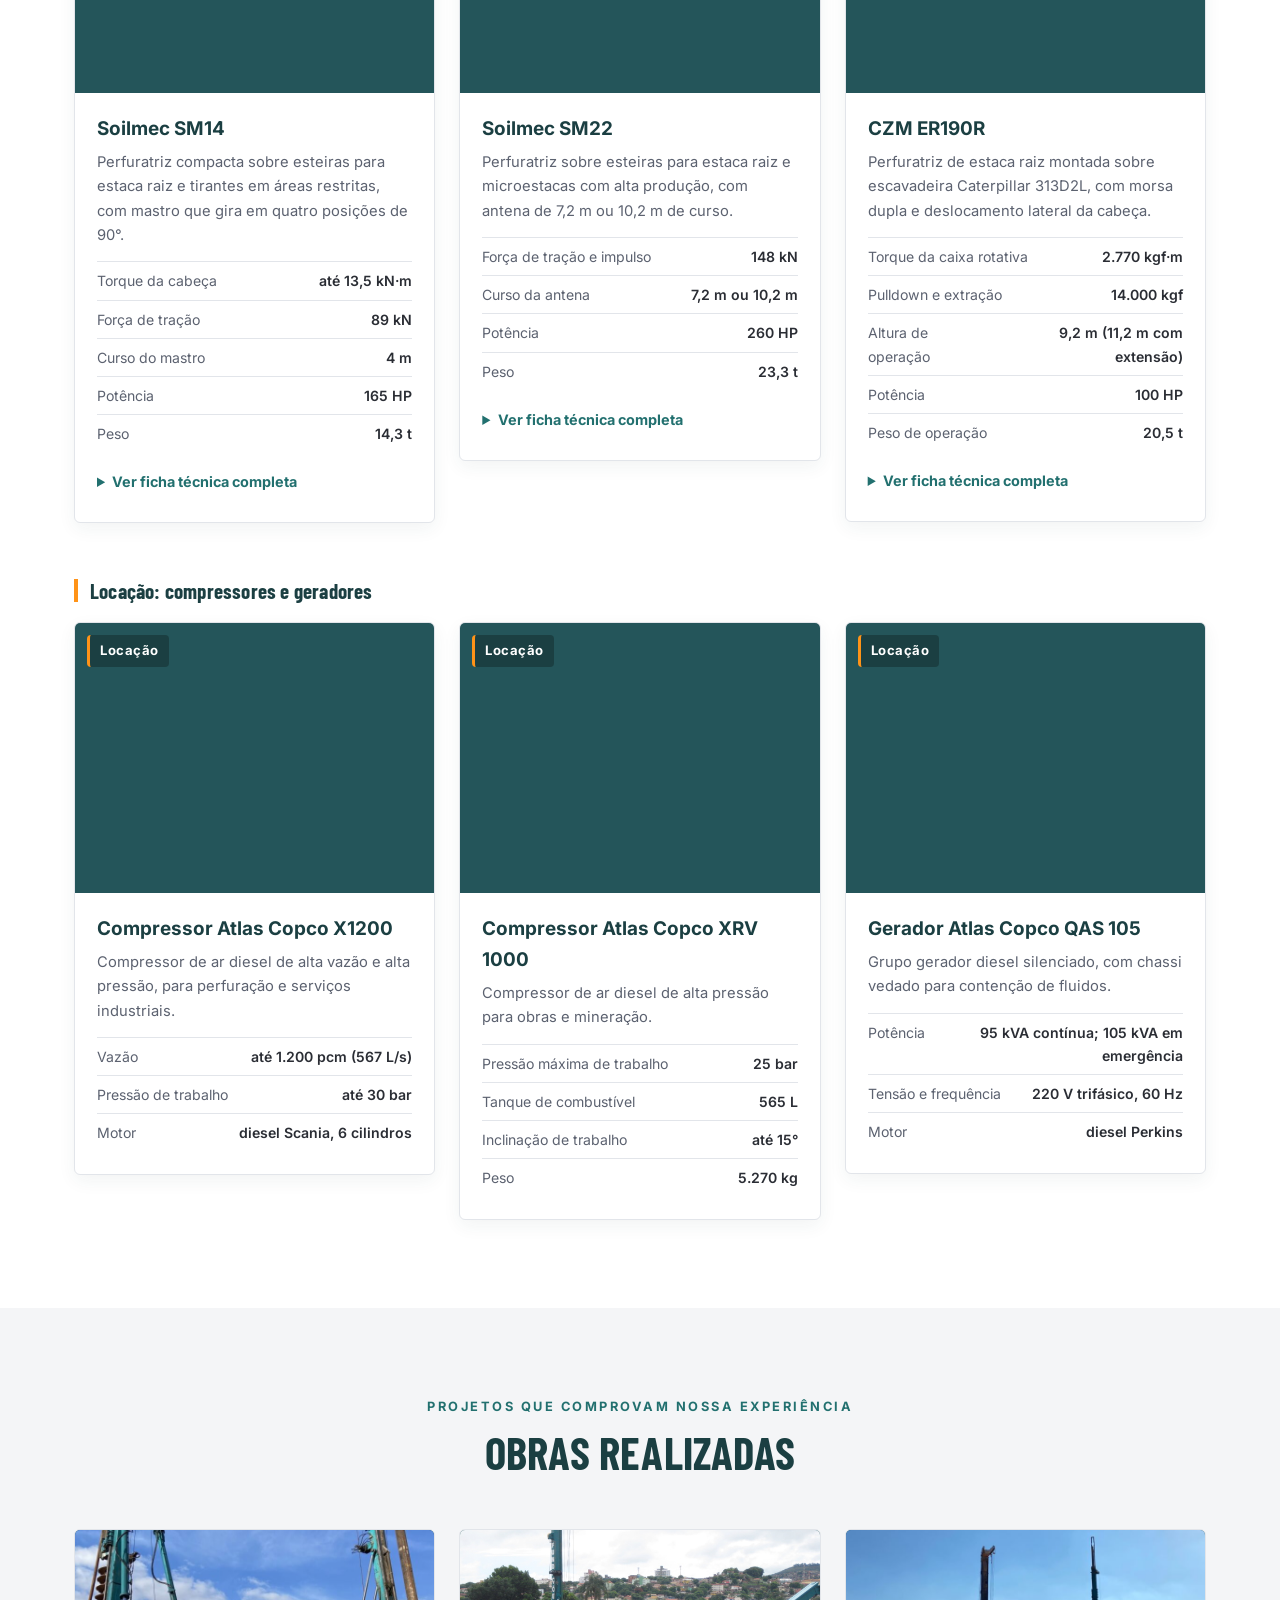
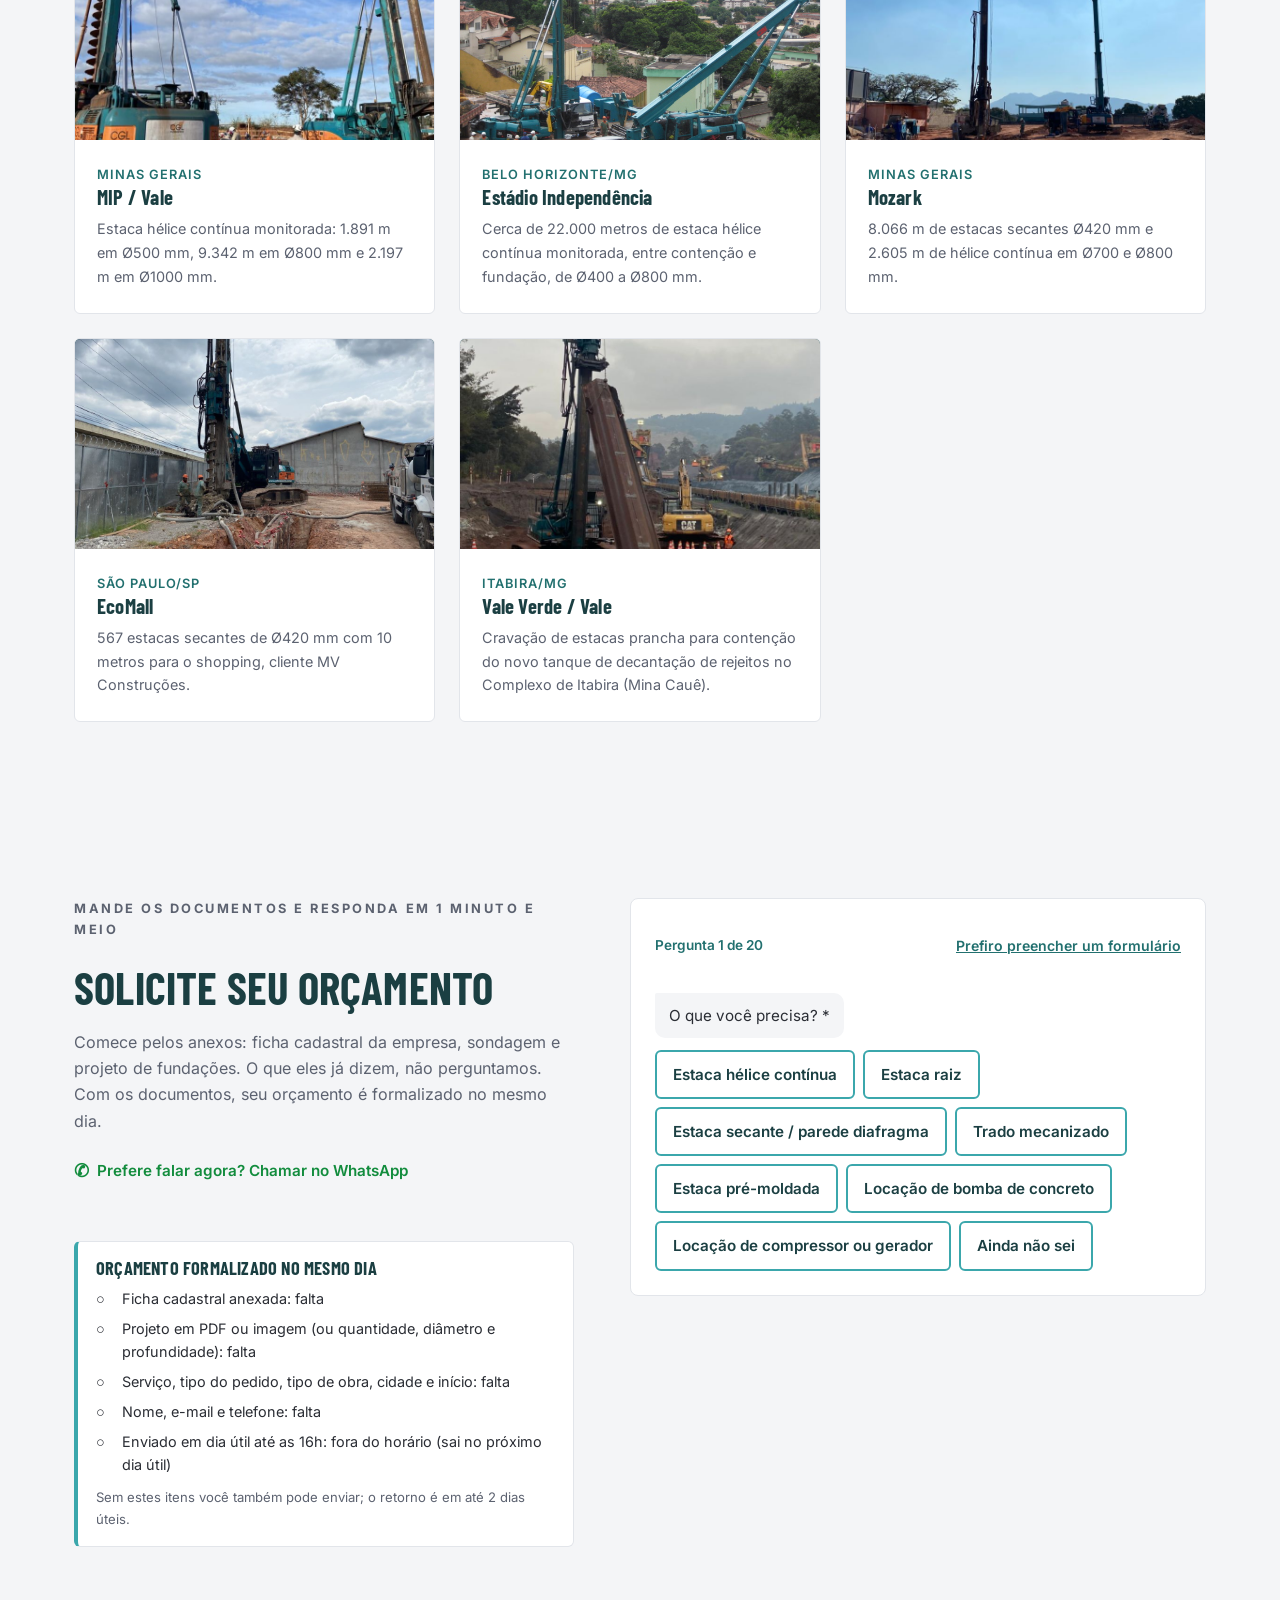
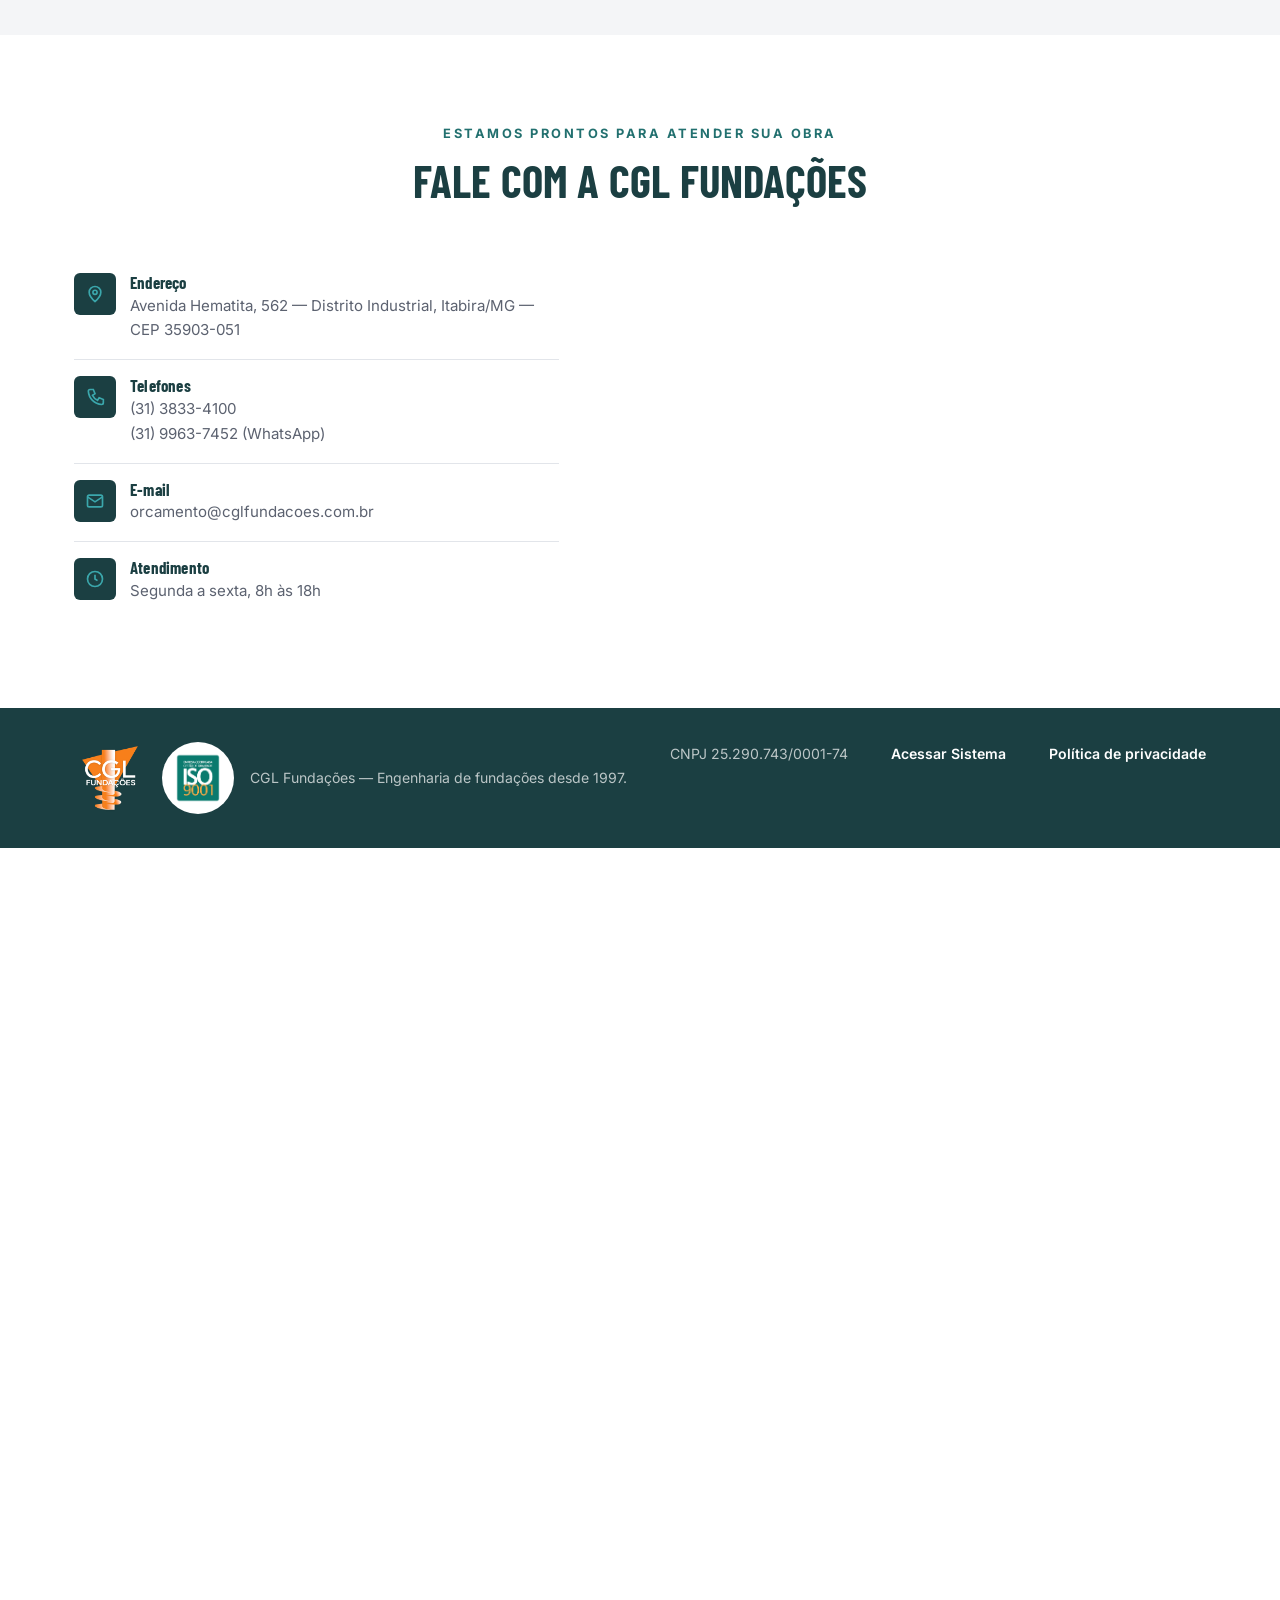
<file: sobre/index.html>
<!DOCTYPE html>
<html lang="pt-BR">
<head>
  <meta charset="UTF-8" />
  <title>CGL Fundações</title>
  <link rel="canonical" href="https://cglfundacoes.com.br/" />
  <meta http-equiv="refresh" content="0; url=../#sobre" />
  <meta name="robots" content="noindex, follow" />
</head>
<body>
  <p>Esta página mudou de lugar. <a href="../#sobre">Abrir CGL Fundações</a>.</p>
</body>
</html>
</file>
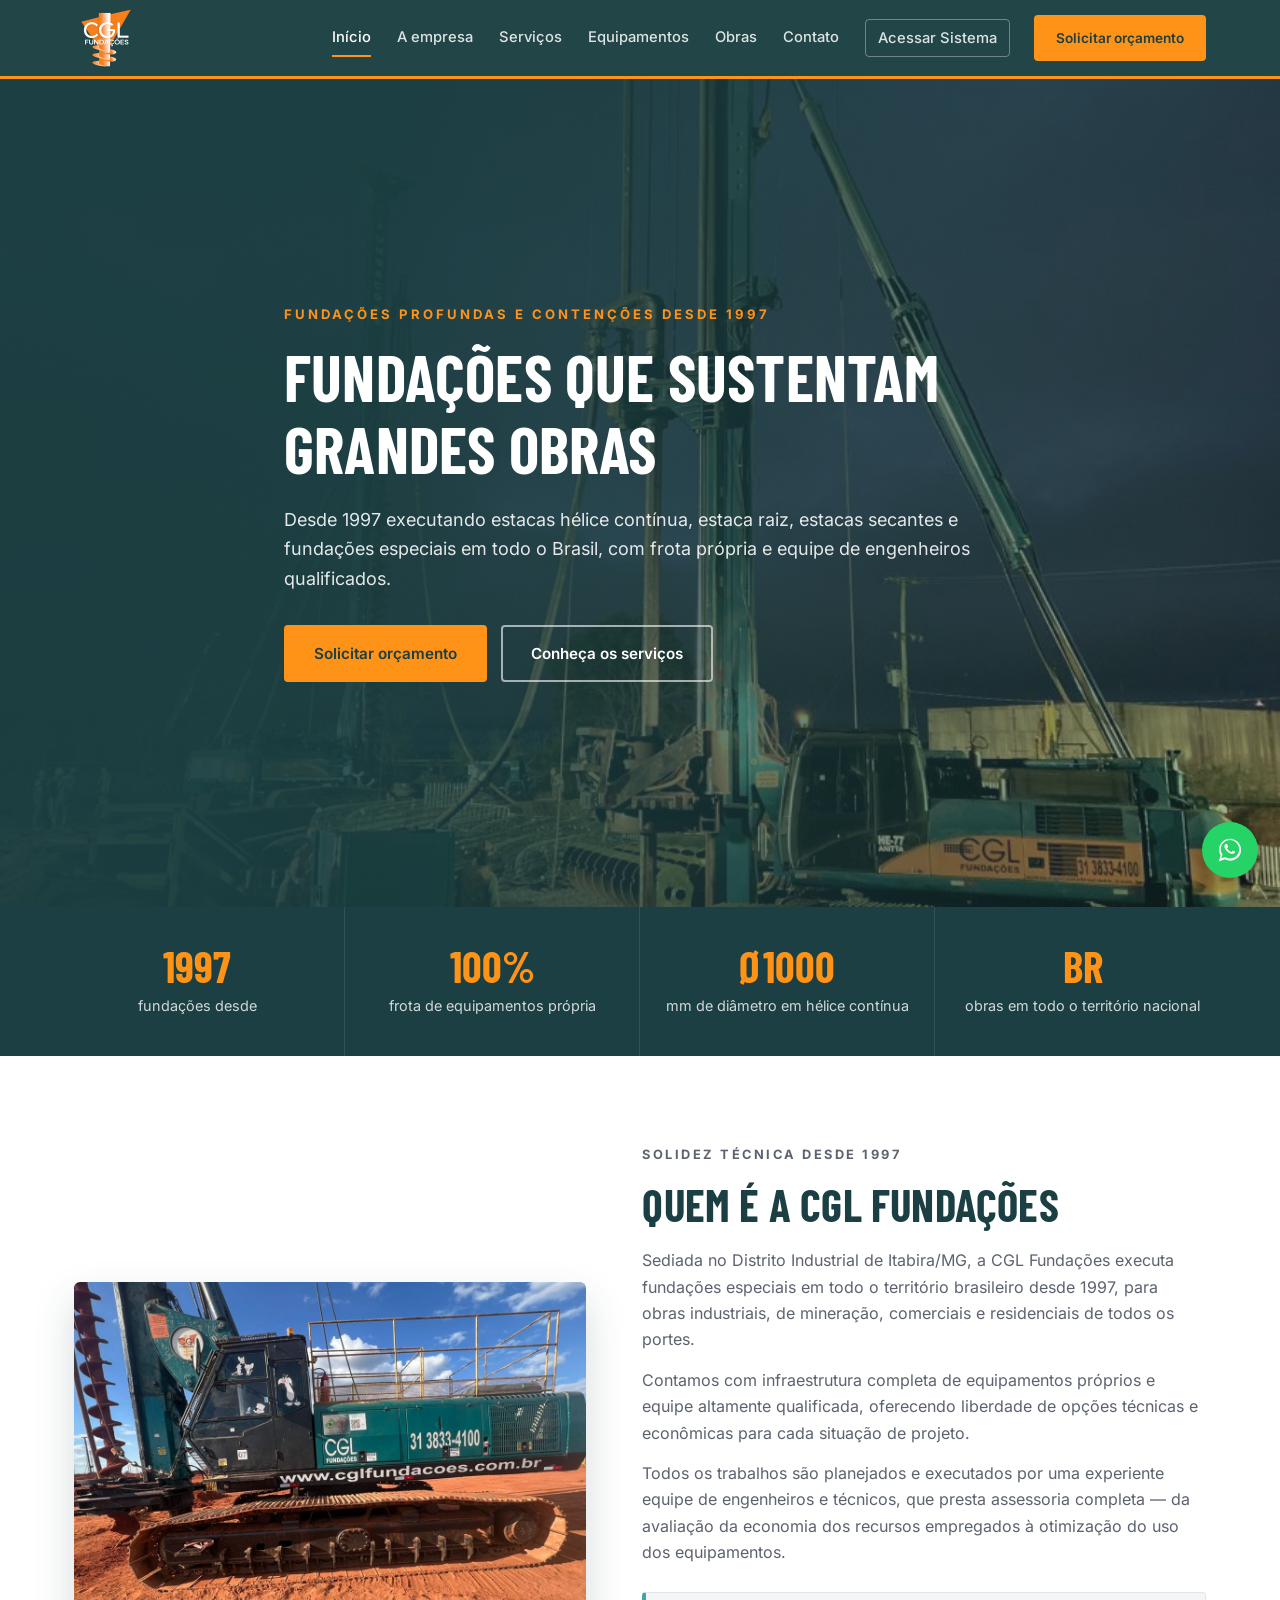
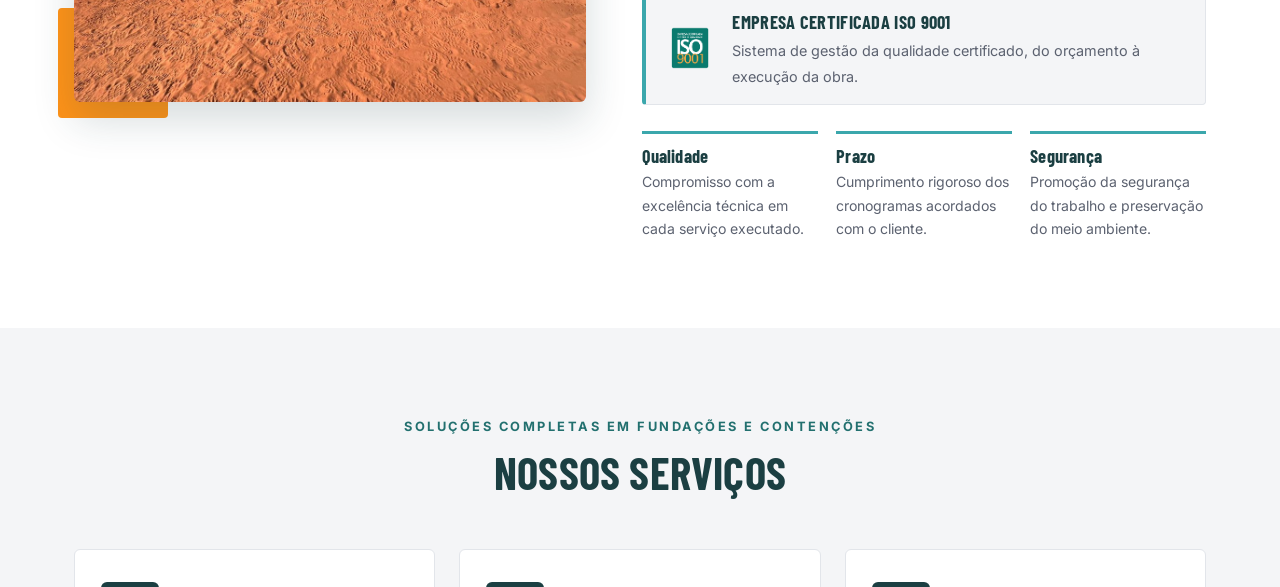
<file: equipamentos/bombas-de-concreto/index.html>
<!DOCTYPE html>
<html lang="pt-BR">
<head>
  <meta charset="UTF-8" />
  <title>CGL Fundações</title>
  <link rel="canonical" href="https://cglfundacoes.com.br/" />
  <meta http-equiv="refresh" content="0; url=../../#equipamentos" />
  <meta name="robots" content="noindex, follow" />
</head>
<body>
  <p>Esta página mudou de lugar. <a href="../../#equipamentos">Abrir CGL Fundações</a>.</p>
</body>
</html>
</file>
<file: css/fontes/fontes.css>
/* Fontes servidas pelo próprio site (Barlow Condensed e Inter, licença SIL OFL). */
@font-face {
  font-family: 'Barlow Condensed';
  font-style: normal;
  font-weight: 600;
  font-display: swap;
  src: url(barlow-condensed-0.woff2) format('woff2');
  unicode-range: U+0100-02BA, U+02BD-02C5, U+02C7-02CC, U+02CE-02D7, U+02DD-02FF, U+0304, U+0308, U+0329, U+1D00-1DBF, U+1E00-1E9F, U+1EF2-1EFF, U+2020, U+20A0-20AB, U+20AD-20C4, U+2113, U+2C60-2C7F, U+A720-A7FF;
}
@font-face {
  font-family: 'Barlow Condensed';
  font-style: normal;
  font-weight: 600;
  font-display: swap;
  src: url(barlow-condensed-1.woff2) format('woff2');
  unicode-range: U+0000-00FF, U+0131, U+0152-0153, U+02BB-02BC, U+02C6, U+02DA, U+02DC, U+0304, U+0308, U+0329, U+2000-206F, U+20AC, U+2122, U+2191, U+2193, U+2212, U+2215, U+FEFF, U+FFFD;
}
@font-face {
  font-family: 'Barlow Condensed';
  font-style: normal;
  font-weight: 700;
  font-display: swap;
  src: url(barlow-condensed-2.woff2) format('woff2');
  unicode-range: U+0100-02BA, U+02BD-02C5, U+02C7-02CC, U+02CE-02D7, U+02DD-02FF, U+0304, U+0308, U+0329, U+1D00-1DBF, U+1E00-1E9F, U+1EF2-1EFF, U+2020, U+20A0-20AB, U+20AD-20C4, U+2113, U+2C60-2C7F, U+A720-A7FF;
}
@font-face {
  font-family: 'Barlow Condensed';
  font-style: normal;
  font-weight: 700;
  font-display: swap;
  src: url(barlow-condensed-3.woff2) format('woff2');
  unicode-range: U+0000-00FF, U+0131, U+0152-0153, U+02BB-02BC, U+02C6, U+02DA, U+02DC, U+0304, U+0308, U+0329, U+2000-206F, U+20AC, U+2122, U+2191, U+2193, U+2212, U+2215, U+FEFF, U+FFFD;
}
@font-face {
  font-family: 'Inter';
  font-style: normal;
  font-weight: 400;
  font-display: swap;
  src: url(inter-4.woff2) format('woff2');
  unicode-range: U+0100-02BA, U+02BD-02C5, U+02C7-02CC, U+02CE-02D7, U+02DD-02FF, U+0304, U+0308, U+0329, U+1D00-1DBF, U+1E00-1E9F, U+1EF2-1EFF, U+2020, U+20A0-20AB, U+20AD-20C4, U+2113, U+2C60-2C7F, U+A720-A7FF;
}
@font-face {
  font-family: 'Inter';
  font-style: normal;
  font-weight: 400;
  font-display: swap;
  src: url(inter-5.woff2) format('woff2');
  unicode-range: U+0000-00FF, U+0131, U+0152-0153, U+02BB-02BC, U+02C6, U+02DA, U+02DC, U+0304, U+0308, U+0329, U+2000-206F, U+20AC, U+2122, U+2191, U+2193, U+2212, U+2215, U+FEFF, U+FFFD;
}
@font-face {
  font-family: 'Inter';
  font-style: normal;
  font-weight: 500;
  font-display: swap;
  src: url(inter-4.woff2) format('woff2');
  unicode-range: U+0100-02BA, U+02BD-02C5, U+02C7-02CC, U+02CE-02D7, U+02DD-02FF, U+0304, U+0308, U+0329, U+1D00-1DBF, U+1E00-1E9F, U+1EF2-1EFF, U+2020, U+20A0-20AB, U+20AD-20C4, U+2113, U+2C60-2C7F, U+A720-A7FF;
}
@font-face {
  font-family: 'Inter';
  font-style: normal;
  font-weight: 500;
  font-display: swap;
  src: url(inter-5.woff2) format('woff2');
  unicode-range: U+0000-00FF, U+0131, U+0152-0153, U+02BB-02BC, U+02C6, U+02DA, U+02DC, U+0304, U+0308, U+0329, U+2000-206F, U+20AC, U+2122, U+2191, U+2193, U+2212, U+2215, U+FEFF, U+FFFD;
}
@font-face {
  font-family: 'Inter';
  font-style: normal;
  font-weight: 600;
  font-display: swap;
  src: url(inter-4.woff2) format('woff2');
  unicode-range: U+0100-02BA, U+02BD-02C5, U+02C7-02CC, U+02CE-02D7, U+02DD-02FF, U+0304, U+0308, U+0329, U+1D00-1DBF, U+1E00-1E9F, U+1EF2-1EFF, U+2020, U+20A0-20AB, U+20AD-20C4, U+2113, U+2C60-2C7F, U+A720-A7FF;
}
@font-face {
  font-family: 'Inter';
  font-style: normal;
  font-weight: 600;
  font-display: swap;
  src: url(inter-5.woff2) format('woff2');
  unicode-range: U+0000-00FF, U+0131, U+0152-0153, U+02BB-02BC, U+02C6, U+02DA, U+02DC, U+0304, U+0308, U+0329, U+2000-206F, U+20AC, U+2122, U+2191, U+2193, U+2212, U+2215, U+FEFF, U+FFFD;
}
@font-face {
  font-family: 'Inter';
  font-style: normal;
  font-weight: 700;
  font-display: swap;
  src: url(inter-4.woff2) format('woff2');
  unicode-range: U+0100-02BA, U+02BD-02C5, U+02C7-02CC, U+02CE-02D7, U+02DD-02FF, U+0304, U+0308, U+0329, U+1D00-1DBF, U+1E00-1E9F, U+1EF2-1EFF, U+2020, U+20A0-20AB, U+20AD-20C4, U+2113, U+2C60-2C7F, U+A720-A7FF;
}
@font-face {
  font-family: 'Inter';
  font-style: normal;
  font-weight: 700;
  font-display: swap;
  src: url(inter-5.woff2) format('woff2');
  unicode-range: U+0000-00FF, U+0131, U+0152-0153, U+02BB-02BC, U+02C6, U+02DA, U+02DC, U+0304, U+0308, U+0329, U+2000-206F, U+20AC, U+2122, U+2191, U+2193, U+2212, U+2215, U+FEFF, U+FFFD;
}
</file>
<file: css/estilo.css>
/* ============================================================
   CGL FUNDAÇÕES — Estilos do site
   Cores e fontes ficam nas variáveis abaixo (:root).
   ============================================================ */
:root {
  /* Identidade CGL (mesmas cores do app): laranja da logo e verde Java das máquinas. */
  --azul:        #1B3F42;   /* verde Java escuro: cabeçalho, faixas escuras, títulos */
  --azul-claro:  #24555A;   /* verde Java escuro mais claro: fundo atrás das fotos */
  --java:        #3BA7AC;   /* verde Java das máquinas: ícones, bordas, detalhes */
  --java-txt:    #22706F;   /* verde Java para texto em fundo claro (contraste AA) */
  --accent:      #FF9318;   /* laranja CGL: botões e destaques */
  --accent-esc:  #E57A00;   /* laranja pressionado */
  --accent-txt:  #B85C00;   /* laranja para texto pequeno em fundo claro (contraste AA) */
  --claro:       #F4F5F7;
  --branco:      #FFFFFF;
  --texto:       #2A2D34;
  --texto-suave: #5C6270;
  --borda:       #E2E5EA;
  --max:         1180px;
}

* { margin: 0; padding: 0; box-sizing: border-box; }
html { scroll-behavior: smooth; }
body {
  font-family: 'Inter', Arial, sans-serif;
  color: var(--texto);
  background: var(--branco);
  line-height: 1.65;
  -webkit-font-smoothing: antialiased;
}
img { max-width: 100%; display: block; }
a { color: inherit; text-decoration: none; }

.container { max-width: var(--max); margin: 0 auto; padding: 0 24px; }

h1, h2, h3 {
  font-family: 'Barlow Condensed', 'Inter', sans-serif;
  font-weight: 700;
  line-height: 1.12;
  color: var(--azul);
  letter-spacing: .2px;
}
h1 { font-size: clamp(2.4rem, 5.5vw, 4rem); text-transform: uppercase; }
h2 { font-size: clamp(1.9rem, 3.6vw, 2.8rem); text-transform: uppercase; }

/* ---------- Botões ---------- */
.btn {
  display: inline-flex; align-items: center; justify-content: center;
  gap: 8px; padding: 14px 28px; border-radius: 4px;
  font-weight: 600; font-size: .95rem; cursor: pointer;
  border: 2px solid transparent; transition: .2s ease;
}
.btn-accent { background: var(--accent); color: var(--azul); }
.btn-accent:hover { background: var(--accent-esc); transform: translateY(-2px); }
.btn-outline { border-color: rgba(255,255,255,.6); color: #fff; }
.btn-outline:hover { background: rgba(255,255,255,.12); }
.btn-bloco { width: 100%; }

/* ---------- Cabeçalho ---------- */
.cabecalho {
  position: sticky; top: 0; z-index: 50;
  background: rgba(27,63,66,.97);
  backdrop-filter: blur(6px);
  transition: box-shadow .2s;
}
.cabecalho { border-bottom: 3px solid var(--accent); }
.cabecalho.rolado { box-shadow: 0 6px 24px rgba(0,0,0,.25); }
.cabecalho-interno {
  display: flex; align-items: center; gap: 24px;
  height: 76px;
}
.logo { display: flex; align-items: center; flex-shrink: 0; }
.logo img { height: 64px; width: 64px; }
.nav { display: flex; gap: 26px; margin-left: auto; }
.nav a {
  color: rgba(255,255,255,.85); font-size: .92rem; font-weight: 500;
  padding: 6px 0; position: relative;
}
.nav a:hover, .nav a.ativo { color: #fff; }
.nav a.ativo::after {
  content: ""; position: absolute; left: 0; right: 0; bottom: 0;
  height: 2px; background: var(--accent);
}
.btn-cabecalho { padding: 10px 20px; font-size: .85rem; }
.nav a.nav-sistema { border: 1px solid rgba(255,255,255,.35); border-radius: 4px; padding: 6px 12px; }
.nav a.nav-sistema:hover { border-color: var(--accent); }
.rodape a.rodape-sistema { color: #fff; font-weight: 600; text-decoration: none; }
.rodape a.rodape-sistema:hover { color: var(--accent); }
.menu-toggle {
  display: none; background: none; border: 0; cursor: pointer;
  width: 38px; height: 38px; flex-direction: column; gap: 5px;
  justify-content: center; align-items: center;
}
.menu-toggle span { width: 24px; height: 2px; background: #fff; transition: .25s; }
.menu-toggle.aberto span:nth-child(1) { transform: translateY(7px) rotate(45deg); }
.menu-toggle.aberto span:nth-child(2) { opacity: 0; }
.menu-toggle.aberto span:nth-child(3) { transform: translateY(-7px) rotate(-45deg); }

/* ---------- Hero ---------- */
.hero { position: relative; min-height: 92vh; display: flex; align-items: center; }
.hero-fundo {
  position: absolute; inset: 0;
  background: var(--azul-claro) center/cover no-repeat;
}
.hero-overlay {
  position: absolute; inset: 0;
  background: linear-gradient(105deg, rgba(27,63,66,.95) 28%, rgba(27,63,66,.6) 70%, rgba(27,63,66,.35) 100%);
}
.hero-conteudo { position: relative; padding: 80px 24px; max-width: 760px; }
.hero-tag {
  color: var(--accent); font-weight: 700; letter-spacing: 3px;
  text-transform: uppercase; font-size: .82rem; margin-bottom: 16px;
}
.hero h1 { color: #fff; margin-bottom: 20px; }
.hero-sub { color: rgba(255,255,255,.88); font-size: 1.12rem; margin-bottom: 32px; }
.hero-botoes { display: flex; gap: 14px; flex-wrap: wrap; }

/* ---------- Números ---------- */
.numeros { background: var(--azul); }
.numeros-grid {
  display: grid; grid-template-columns: repeat(4, 1fr);
  text-align: center; padding: 0;
}
.numeros-grid > div { padding: 38px 16px; border-right: 1px solid rgba(255,255,255,.1); }
.numeros-grid > div:last-child { border-right: 0; }
.numero-valor {
  font-family: 'Barlow Condensed', sans-serif; font-weight: 700;
  font-size: 2.7rem; color: var(--accent); line-height: 1;
}
.numero-rotulo { color: rgba(255,255,255,.8); font-size: .9rem; margin-top: 6px; }

/* ---------- Seções genéricas ---------- */
.secao { padding: 88px 0; }
.secao-clara { background: var(--claro); }
.secao-escura { background: var(--azul); }
.secao-cabecalho { text-align: center; max-width: 640px; margin: 0 auto 52px; }
.secao-tag {
  color: var(--java-txt); font-weight: 700; letter-spacing: 2.5px;
  text-transform: uppercase; font-size: .8rem; margin-bottom: 10px;
}
.secao-escura .secao-tag { color: var(--accent); }

/* ---------- A empresa ---------- */
.sobre-grid {
  display: grid; grid-template-columns: 1fr 1.1fr; gap: 56px; align-items: center;
}
.sobre-imagem {
  border-radius: 6px; min-height: 420px;
  background: var(--azul-claro) center/cover no-repeat;
  box-shadow: 0 18px 40px rgba(27,63,66,.18);
  position: relative;
}
.sobre-imagem::after {
  content: ""; position: absolute; left: -16px; bottom: -16px;
  width: 110px; height: 110px; background: var(--accent); border-radius: 4px; z-index: -1;
}
.sobre-texto h2 { margin-bottom: 18px; }
.sobre-texto p { color: var(--texto-suave); margin-bottom: 14px; }
.valores { display: grid; grid-template-columns: repeat(3,1fr); gap: 18px; margin-top: 26px; }
.valor-item { border-top: 3px solid var(--java); padding-top: 12px; }
.valor-item h3 { font-size: 1.15rem; margin-bottom: 4px; }
.valor-item p { font-size: .88rem; margin: 0; }

/* ---------- Serviços ---------- */
.servicos-grid {
  display: grid; grid-template-columns: repeat(3,1fr); gap: 24px;
}
/* Último serviço sozinho na linha ocupa a linha inteira (3 colunas; em 2 colunas, nth-child(2n+1)). */
.servico-card:last-child:nth-child(3n+1) { grid-column: 1 / -1; }
.servico-card {
  background: #fff; border: 1px solid var(--borda); border-radius: 6px;
  padding: 32px 26px; transition: .22s ease;
}
.servico-card:hover {
  transform: translateY(-5px); box-shadow: 0 16px 34px rgba(27,63,66,.12);
  border-color: transparent;
}
.servico-icone {
  width: 58px; height: 58px; border-radius: 6px;
  background: var(--azul); color: var(--java);
  display: flex; align-items: center; justify-content: center; margin-bottom: 18px;
}
.servico-icone svg { width: 30px; height: 30px; }
.servico-card h3 { font-size: 1.32rem; margin-bottom: 10px; }
.servico-card p { color: var(--texto-suave); font-size: .94rem; }

/* ---------- Equipamentos ---------- */
.equip-grid { display: grid; grid-template-columns: 1fr 1.2fr; gap: 56px; align-items: center; }
.equip-texto h2 { color: #fff; margin-bottom: 16px; }
.equip-descricao { color: rgba(255,255,255,.82); }
.equip-destaques { display: grid; grid-template-columns: repeat(2,1fr); gap: 18px; }
.equip-destaques > :last-child:nth-child(odd) { grid-column: 1 / -1; }
.equip-item {
  background: rgba(255,255,255,.05); border: 1px solid rgba(255,255,255,.12);
  border-radius: 6px; padding: 22px;
}
.equip-item h3 { color: var(--accent); font-size: 1.12rem; margin-bottom: 6px; }
.equip-item p { color: rgba(255,255,255,.78); font-size: .9rem; }

/* ---------- Nossa frota ---------- */
.frota-cabecalho { text-align: center; margin-bottom: 44px; }
.frota-texto { color: var(--texto-suave); max-width: 640px; margin: 10px auto 0; }
.frota-grupo + .frota-grupo { margin-top: 56px; }
.frota-grupo-titulo {
  font-size: 1.3rem; color: var(--azul); margin-bottom: 20px;
  padding-left: 12px; border-left: 4px solid var(--accent);
}
.frota-grade { display: grid; grid-template-columns: repeat(3,1fr); gap: 24px; align-items: start; }
.frota-card {
  background: var(--branco); border: 1px solid var(--borda); border-radius: 6px; overflow: hidden;
  box-shadow: 0 6px 18px rgba(27,63,66,.06);
}
.frota-foto { position: relative; aspect-ratio: 4 / 3; background: var(--azul-claro); }
.frota-foto img { width: 100%; height: 100%; object-fit: cover; object-position: center 70%; display: block; }
.frota-foto-vazia { display: flex; align-items: center; justify-content: center; }
.frota-foto-vazia img { width: 34%; height: auto; object-fit: contain; opacity: .55; }
.frota-tag {
  position: absolute; left: 12px; top: 12px; background: var(--azul); color: #fff;
  font-weight: 700; font-size: .82rem; letter-spacing: .04em; padding: 5px 10px; border-radius: 4px;
  border-left: 3px solid var(--accent);
}
.frota-corpo { padding: 20px 22px 22px; }
.frota-corpo h4 { font-size: 1.18rem; color: var(--azul); margin-bottom: 6px; }
.frota-corpo > p { color: var(--texto-suave); font-size: .92rem; margin-bottom: 14px; }
.frota-specs { margin: 0; }
.frota-specs div {
  display: flex; justify-content: space-between; gap: 12px;
  padding: 7px 0; border-top: 1px solid var(--borda); font-size: .88rem;
}
.frota-specs dt { color: var(--texto-suave); }
.frota-specs dd { margin: 0; color: var(--texto); font-weight: 600; text-align: right; }
.frota-ficha { margin-top: 12px; }
.frota-ficha summary { cursor: pointer; color: var(--java-txt); font-weight: 700; font-size: .9rem; padding: 6px 0; }
.frota-ficha summary:hover { color: var(--accent-txt); }

/* ---------- Obras ---------- */
.obras-grid { display: grid; grid-template-columns: repeat(3,1fr); gap: 24px; }
.obra-card {
  border-radius: 6px; overflow: hidden; background: #fff;
  border: 1px solid var(--borda); transition: .22s ease;
}
.obra-card:hover { transform: translateY(-5px); box-shadow: 0 16px 34px rgba(27,63,66,.14); }
.obra-foto {
  height: 210px; background: var(--azul-claro) center/cover no-repeat;
}
.obra-info { padding: 20px 22px 24px; }
.obra-info h3 { font-size: 1.28rem; margin-bottom: 2px; }
.obra-local {
  color: var(--java-txt); font-size: .8rem; font-weight: 600;
  text-transform: uppercase; letter-spacing: 1px;
}
.obra-info p { color: var(--texto-suave); font-size: .9rem; margin-top: 8px; }

/* ---------- Orçamento ---------- */
.secao-orcamento { background: var(--claro); }
.orcamento-grid { display: grid; grid-template-columns: 1fr 1.15fr; gap: 56px; }
.orcamento-intro h2 { margin-bottom: 16px; }
.orcamento-intro > p { color: var(--texto-suave); margin-bottom: 22px; }
.whatsapp-link {
  display: inline-flex; align-items: center; gap: 8px;
  color: #128C3D; font-weight: 600; font-size: .95rem;
}
.whatsapp-link::before { content: "\2706"; font-size: 1.1rem; }
.orcamento-form {
  background: #fff; border: 1px solid var(--borda);
  border-radius: 8px; padding: 32px;
}
.campo { margin-bottom: 16px; }
.campo-linha { display: grid; grid-template-columns: 1fr 1fr; gap: 16px; }
.campo label {
  display: block; font-size: .82rem; font-weight: 600;
  color: var(--azul); margin-bottom: 6px;
}
.campo input, .campo select, .campo textarea {
  width: 100%; padding: 11px 13px; border: 1px solid var(--borda);
  border-radius: 4px; font-family: inherit; font-size: .92rem; color: var(--texto);
  background: #fff; transition: border-color .15s;
}
.campo input:focus, .campo select:focus, .campo textarea:focus {
  outline: none; border-color: var(--java); box-shadow: 0 0 0 3px rgba(59,167,172,.2);
}
.campo textarea { resize: vertical; }
.form-aviso { margin-top: 12px; font-size: .9rem; font-weight: 600; }
.form-aviso.ok { color: #128C3D; }
.form-aviso.erro { color: #C0392B; }

/* ---------- Contato ---------- */
.contato-grid { display: grid; grid-template-columns: 1fr 1.25fr; gap: 40px; }
.contato-bloco {
  display: flex; gap: 14px; padding: 16px 0; border-bottom: 1px solid var(--borda);
}
.contato-bloco:last-child { border-bottom: 0; }
.contato-icone {
  flex: 0 0 42px; height: 42px; border-radius: 6px;
  background: var(--azul); color: var(--java);
  display: flex; align-items: center; justify-content: center;
}
.contato-icone svg { width: 20px; height: 20px; }
.contato-bloco h3 { font-size: 1.05rem; margin-bottom: 2px; }
.contato-bloco p, .contato-bloco a { color: var(--texto-suave); font-size: .94rem; }
.contato-bloco a:hover { color: var(--accent-txt); }
.contato-mapa iframe {
  width: 100%; height: 100%; min-height: 340px; border: 0; border-radius: 8px;
}

/* ---------- Rodapé ---------- */
.rodape { background: var(--azul); color: rgba(255,255,255,.7); padding: 34px 0; }
.rodape-interno {
  display: flex; justify-content: space-between; gap: 16px;
  flex-wrap: wrap; font-size: .88rem;
}
.rodape b { color: var(--accent); }

/* ---------- WhatsApp flutuante ---------- */
.whatsapp-flutuante {
  position: fixed; right: 22px; bottom: 22px; z-index: 60;
  width: 56px; height: 56px; border-radius: 50%;
  background: #25D366; color: #fff;
  display: flex; align-items: center; justify-content: center;
  box-shadow: 0 8px 22px rgba(0,0,0,.3); transition: transform .2s;
}
.whatsapp-flutuante:hover { transform: scale(1.08); }

/* ---------- Responsivo ---------- */
@media (max-width: 900px) {
  .nav {
    position: fixed; inset: 76px 0 auto 0; flex-direction: column;
    background: var(--azul); padding: 18px 24px; gap: 4px;
    margin-left: 0; transform: translateY(-130%); transition: transform .28s ease;
    box-shadow: 0 18px 30px rgba(0,0,0,.3);
  }
  .nav.aberto { transform: translateY(0); }
  .nav a { padding: 12px 0; border-bottom: 1px solid rgba(255,255,255,.08); }
  .menu-toggle { display: flex; margin-left: auto; }
  .btn-cabecalho { display: none; }
  .numeros-grid { grid-template-columns: repeat(2,1fr); }
  .numeros-grid > div:nth-child(2) { border-right: 0; }
  .sobre-grid, .equip-grid, .orcamento-grid, .contato-grid { grid-template-columns: 1fr; gap: 36px; }
  .servicos-grid, .obras-grid, .frota-grade { grid-template-columns: repeat(2,1fr); }
  .servico-card:last-child:nth-child(3n+1) { grid-column: auto; }
  .servico-card:last-child:nth-child(2n+1) { grid-column: 1 / -1; }
  .equip-destaques { grid-template-columns: 1fr; }
}
@media (max-width: 560px) {
  .secao { padding: 60px 0; }
  .servicos-grid, .obras-grid, .valores, .frota-grade { grid-template-columns: 1fr; }
  .campo-linha { grid-template-columns: 1fr; }
  .numeros-grid { grid-template-columns: 1fr 1fr; }
  .orcamento-form { padding: 24px; }
}

/* ---------- Identidade: logo no rodapé e selo ISO 9001 ---------- */
.rodape-marca { display: flex; align-items: center; gap: 16px; }
.rodape-marca img { height: 72px; width: 72px; }
.rodape-selo { height: 56px; width: 56px; background: #fff; border-radius: 50%; padding: 4px; }
.selo-iso {
  display: flex; align-items: center; gap: 14px; margin-top: 26px;
  padding: 14px 16px; border: 1px solid var(--borda); border-left: 4px solid var(--java);
  border-radius: 4px; background: var(--claro);
}
.selo-iso img { height: 56px; width: 56px; flex-shrink: 0; }
.selo-iso strong { display: block; color: var(--azul); font-family: 'Barlow Condensed', sans-serif;
  font-size: 1.15rem; text-transform: uppercase; letter-spacing: .3px; }
.selo-iso span { color: var(--texto-suave); font-size: .9rem; }
.servico-card:hover { border-color: var(--java); }
@media (max-width: 900px) {
  .logo img { height: 52px; width: 52px; }
  .rodape-marca { flex-direction: column; align-items: flex-start; }
}

/* ---------- Pedido de orçamento: conversa guiada (fase 195b) ---------- */
:root { --erro-txt: #A3241B; }
.orcamento-grid { grid-template-areas: "intro area" "selo area"; align-items: start; }
.orcamento-intro { grid-area: intro; }
.orc-area { grid-area: area; min-width: 0; }
.orc-selo { grid-area: selo; }
.orc-chat { background: var(--branco); border: 1px solid var(--borda); border-radius: 8px; padding: 24px; }
.orc-chat-topo { display: flex; justify-content: space-between; align-items: center; gap: 12px; flex-wrap: wrap; margin-bottom: 12px; }
.orc-progresso { font-size: .85rem; font-weight: 600; color: var(--java-txt); }
.orc-log { display: flex; flex-direction: column; gap: 10px; }
.orc-par { display: flex; flex-direction: column; gap: 6px; }
.orc-balao { max-width: 92%; padding: 10px 14px; border-radius: 10px; font-size: .95rem; overflow-wrap: anywhere; }
.orc-balao-cgl { align-self: flex-start; background: var(--claro); color: var(--texto); border-top-left-radius: 2px; }
.orc-balao-cliente {
  align-self: flex-end; background: var(--azul); color: var(--branco); border-top-right-radius: 2px;
  display: flex; flex-wrap: wrap; align-items: baseline; gap: 4px 12px;
}
.orc-balao-cliente .orc-alterar { color: var(--branco); }
.orc-atual { margin-top: 14px; }
.orc-pergunta { display: flex; flex-direction: column; gap: 12px; }
.orc-opcoes-chat { display: flex; flex-wrap: wrap; gap: 8px; }
.orc-btn {
  min-height: 44px; min-width: 44px; padding: 10px 16px; border-radius: 6px; cursor: pointer;
  font: inherit; font-size: .95rem; font-weight: 600; text-align: left;
  background: var(--accent); color: var(--azul); border: 2px solid var(--accent);
}
.orc-btn:hover { background: var(--accent-esc); border-color: var(--accent-esc); }
.orc-btn:focus-visible, .orc-link:focus-visible { outline: 3px solid var(--azul); outline-offset: 2px; }
.orc-btn:disabled { opacity: .6; cursor: wait; }
.orc-btn-opcao, .orc-btn-sec { background: var(--branco); color: var(--azul); border-color: var(--java); }
.orc-btn-opcao:hover, .orc-btn-sec:hover { background: var(--claro); border-color: var(--azul); }
.orc-btn-opcao[aria-pressed="true"] { background: var(--azul); color: var(--branco); border-color: var(--azul); }
.orc-btn-enviar { align-self: stretch; text-align: center; }
.orc-link {
  background: none; border: 0; padding: 0; min-height: 44px; cursor: pointer; font: inherit; font-size: .88rem;
  font-weight: 600; color: var(--java-txt); text-decoration: underline;
}
.orc-rodape { display: flex; flex-wrap: wrap; gap: 8px; }
.orc-extra:empty { display: none; }
.orc-numero input { max-width: 220px; }
.orc-numero .orc-btn { margin-top: 8px; }
.orc-erro { color: var(--erro-txt); font-size: .88rem; font-weight: 600; }
.orc-erro:empty { display: none; }
.orc-ajuda { display: block; color: var(--texto-suave); font-size: .85rem; margin-top: 4px; }
.orc-oculto { position: absolute; width: 1px; height: 1px; overflow: hidden; clip: rect(0 0 0 0); white-space: nowrap; }
.orc-anexo { border: 2px dashed var(--borda); border-radius: 8px; padding: 14px; }
.orc-anexo-sobre { border-color: var(--java); background: var(--claro); }
.orc-anexo-rotulo { display: block; font-weight: 700; color: var(--azul); margin-bottom: 6px; }
.orc-anexo input[type="file"] { max-width: 100%; min-height: 44px; }
.orc-anexo-conta { font-size: .85rem; color: var(--java-txt); font-weight: 600; margin-top: 6px; }
.orc-arquivos ul { list-style: none; margin-top: 14px; font-size: .85rem; color: var(--texto-suave); }
.orc-arquivos li { padding: 2px 0; overflow-wrap: anywhere; }
.orc-arquivos .orc-arq-erro { color: var(--erro-txt); }
.orc-arquivos .orc-arq-enviada { color: var(--java-txt); }
.orc-selo { background: var(--branco); border: 1px solid var(--borda); border-left: 4px solid var(--java); border-radius: 6px; padding: 16px 18px; }
.orc-selo-titulo { font-size: 1.15rem; margin-bottom: 8px; text-transform: uppercase; }
.orc-selo-lista { list-style: none; display: flex; flex-direction: column; gap: 6px; font-size: .9rem; }
.orc-selo-lista li { display: flex; gap: 8px; }
.orc-selo-marca { flex: 0 0 18px; font-weight: 700; }
.orc-selo-ok { color: var(--java-txt); }
.orc-selo-falta { color: var(--texto); }
.orc-selo-nota { font-size: .82rem; color: var(--texto-suave); margin-top: 10px; }
.orc-revisao-titulo { font-size: 1.4rem; }
.orc-revisao-lista { display: grid; grid-template-columns: minmax(0, 1fr) minmax(0, 1fr); gap: 6px 16px; font-size: .9rem; }
.orc-revisao-lista dt { color: var(--texto-suave); }
.orc-revisao-lista dd { font-weight: 600; overflow-wrap: anywhere; }
.orc-revisao-selo { background: var(--claro); border-radius: 6px; padding: 12px 14px; display: flex; flex-direction: column; gap: 8px; }
.orc-selo-sim { font-weight: 700; color: var(--java-txt); }
.orc-privacidade { font-size: .85rem; color: var(--texto-suave); margin-top: 10px; }
.orc-privacidade a { color: var(--java-txt); text-decoration: underline; }

/* formulário completo (sem JavaScript ou "Prefiro preencher um formulário") */
.orc-form-intro { font-size: .9rem; color: var(--texto-suave); margin-bottom: 14px; }
.orc-grupo { border: 1px solid var(--borda); border-radius: 6px; padding: 12px 14px 4px; margin-bottom: 16px; min-width: 0; }
.orc-grupo legend { font-size: .9rem; font-weight: 700; color: var(--azul); padding: 0 6px; }
.orc-quando { font-weight: 400; color: var(--texto-suave); font-size: .82rem; }
.orc-opcoes { display: flex; flex-direction: column; gap: 2px; margin-bottom: 10px; }
.orc-opcoes-grade { display: grid; grid-template-columns: repeat(auto-fill, minmax(110px, 1fr)); }
.orc-opcao { display: flex; align-items: center; gap: 8px; min-height: 44px; font-size: .92rem; cursor: pointer; }
.orc-opcao input { width: 20px; height: 20px; flex-shrink: 0; accent-color: var(--azul); }
.orc-armadilha { position: absolute; left: -10000px; width: 1px; height: 1px; overflow: hidden; }

/* páginas do pedido (recebido, erro) e privacidade */
.pagina-simples { max-width: 760px; margin: 0 auto; padding: 48px 24px 72px; }
.pagina-simples h1 { font-size: clamp(1.9rem, 4vw, 2.6rem); margin-bottom: 18px; }
.pagina-simples h2 { font-size: 1.4rem; margin: 28px 0 10px; }
.pagina-simples p, .pagina-simples li { margin-bottom: 10px; }
.pagina-simples ul { padding-left: 22px; }
.pagina-simples a { color: var(--java-txt); text-decoration: underline; font-weight: 600; }
.pagina-simples a.btn { color: var(--azul); text-decoration: none; margin-top: 18px; }
.cabecalho-simples { background: var(--azul); border-bottom: 3px solid var(--accent); padding: 10px 0; }
.cabecalho-simples img { height: 56px; width: 56px; }
.protocolo { font-family: ui-monospace, Consolas, monospace; font-size: 1.3rem; font-weight: 700; color: var(--azul); }

@media (max-width: 900px) {
  .orcamento-grid { grid-template-areas: "intro" "area" "selo"; }
}
@media (max-width: 560px) {
  .orc-chat { padding: 16px; }
  .orc-revisao-lista { grid-template-columns: 1fr; gap: 2px; }
  .orc-revisao-lista dd { margin-bottom: 8px; }
  .orc-balao { max-width: 100%; }
}
@media (prefers-reduced-motion: reduce) {
  html { scroll-behavior: auto; }
  .btn, .orc-btn { transition: none; }
}
</file>
